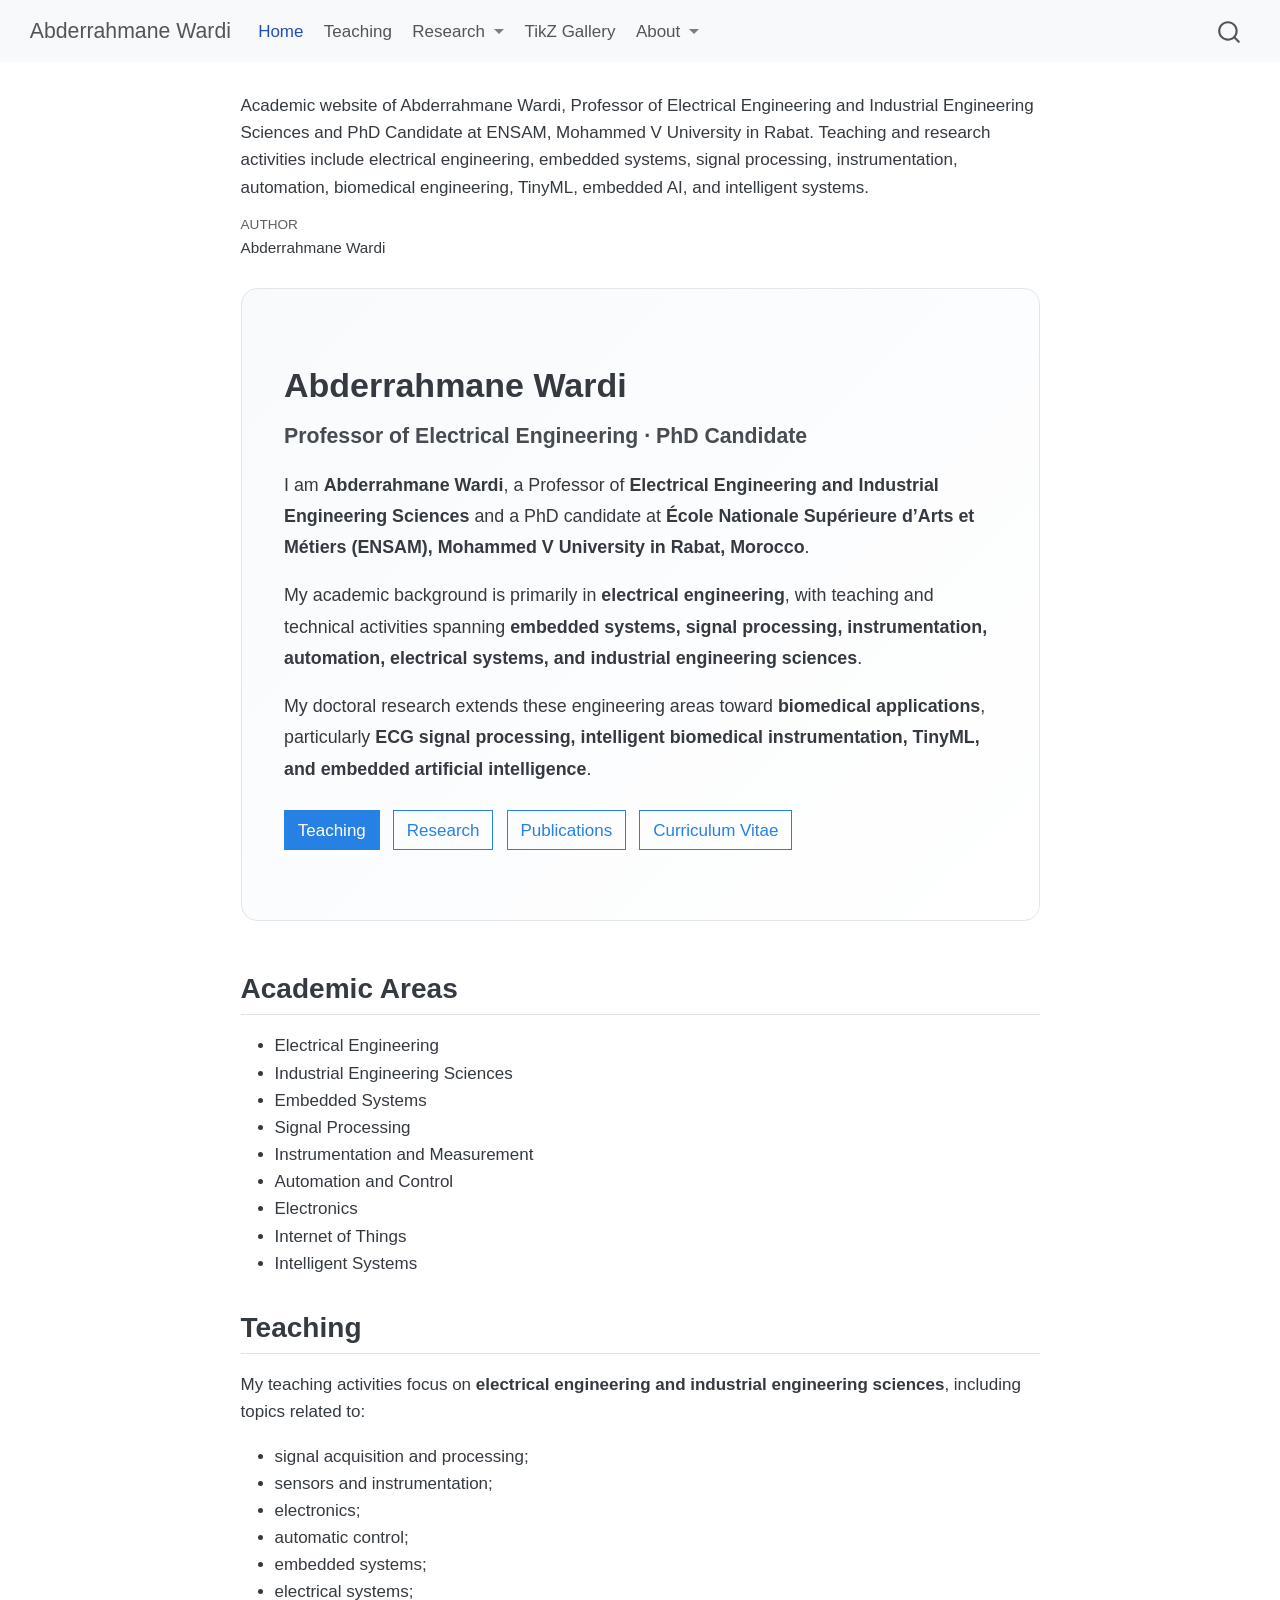
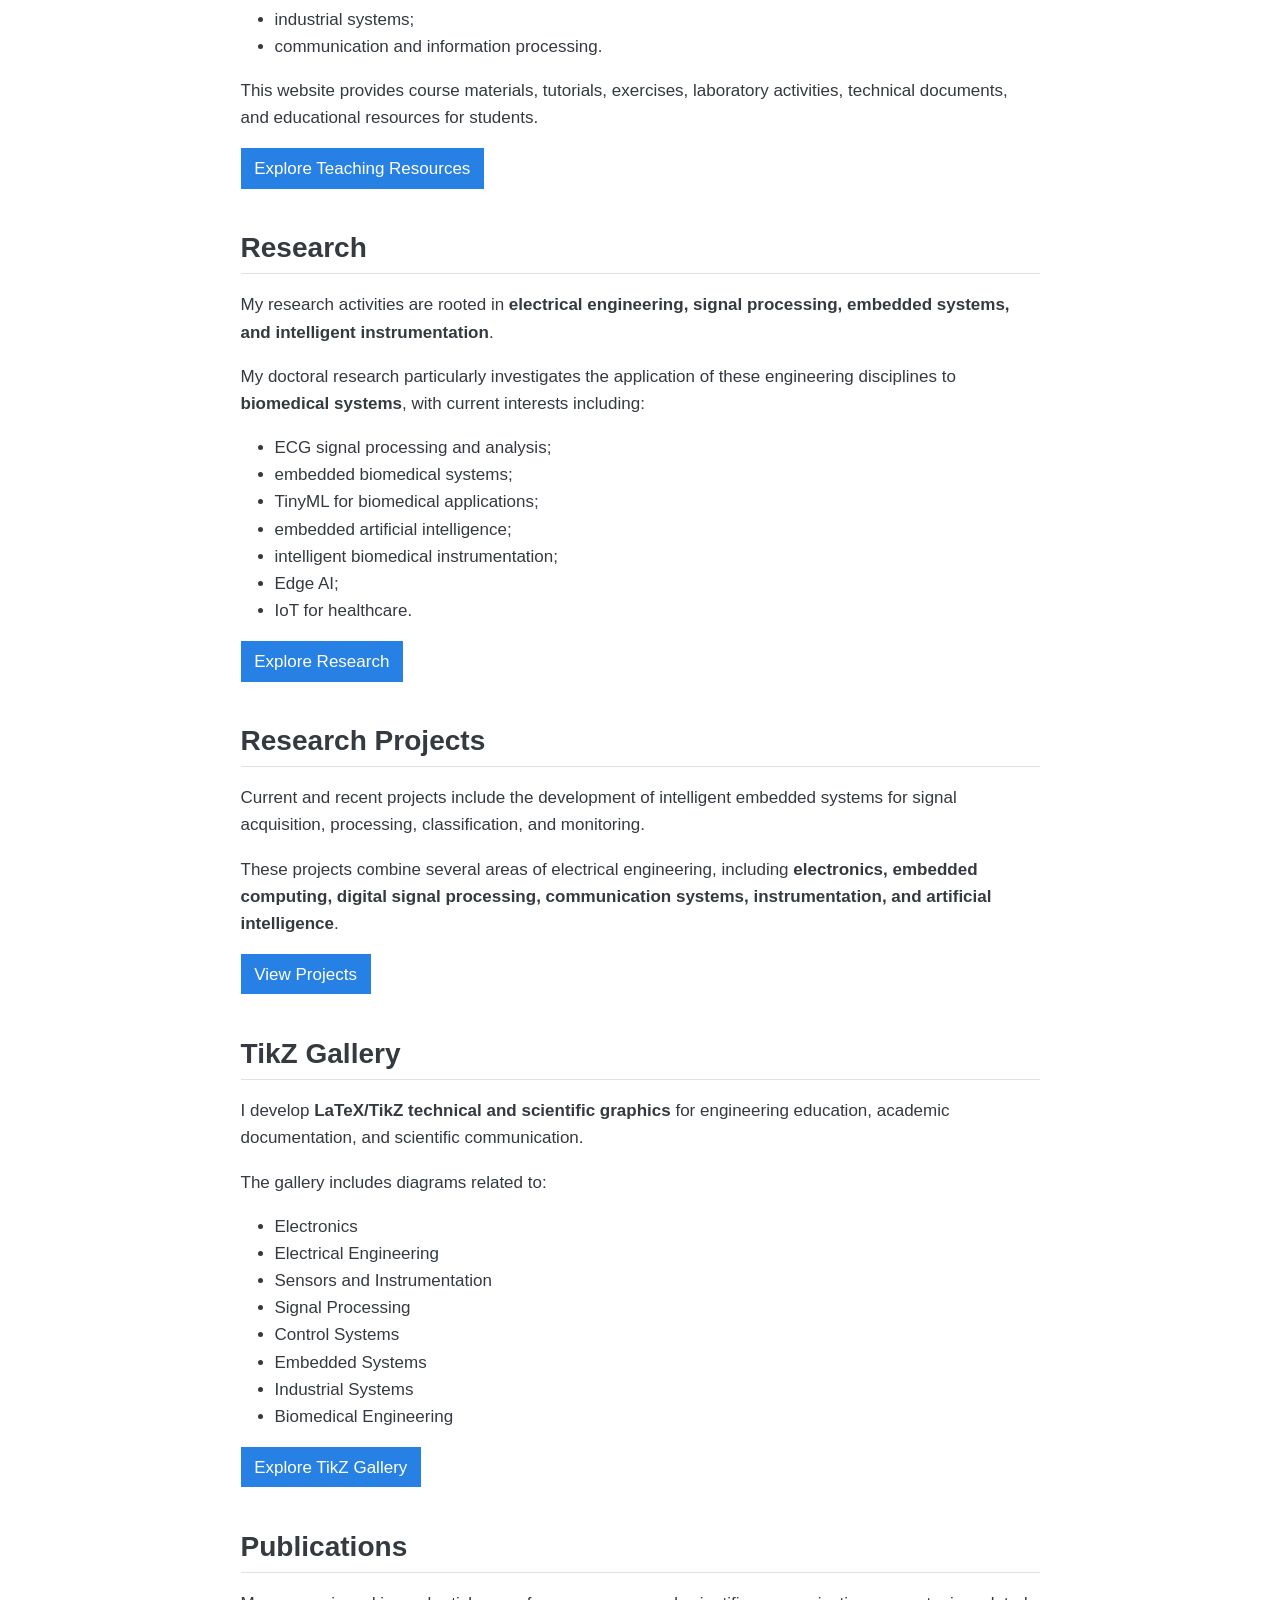
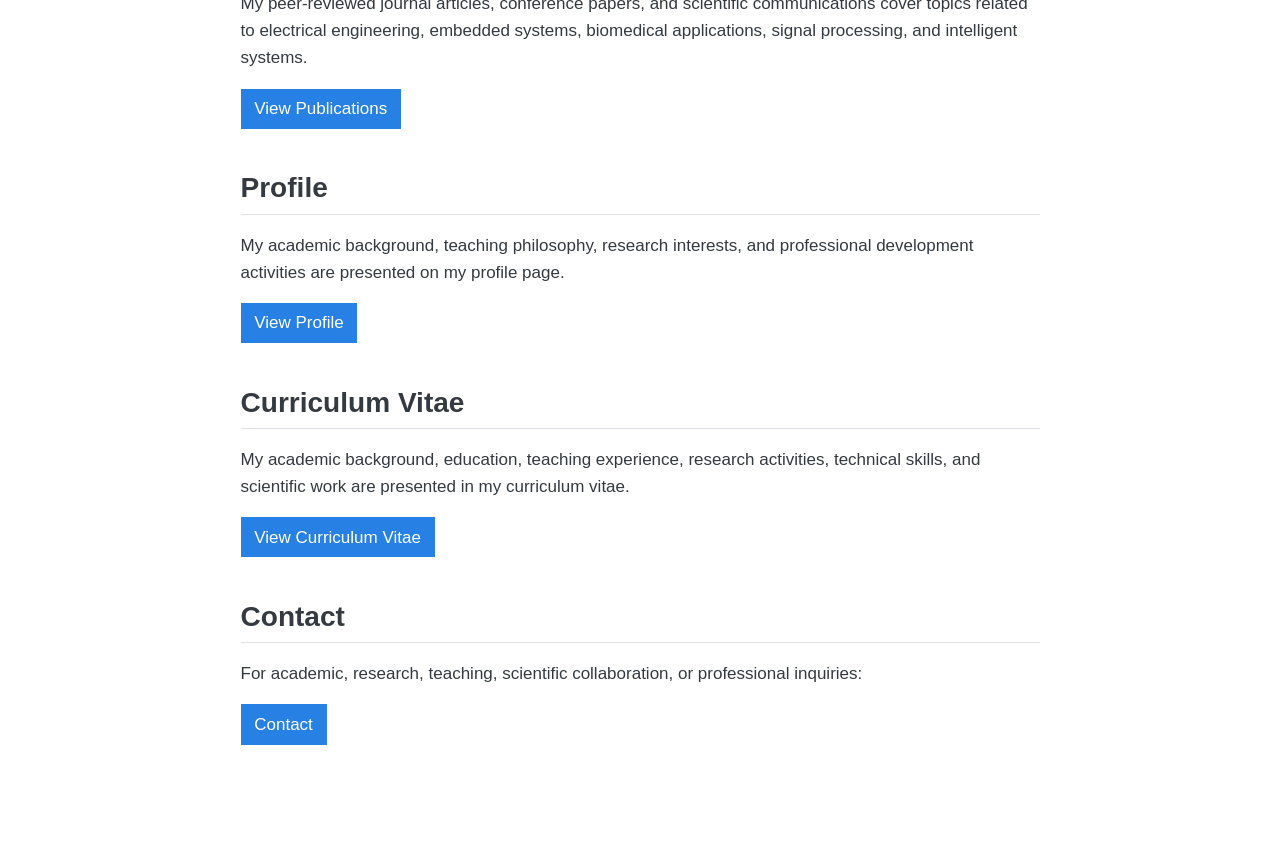
<file: index.html>
<!DOCTYPE html>
<html xmlns="http://www.w3.org/1999/xhtml" lang="en" xml:lang="en"><head>

<meta charset="utf-8">
<meta name="generator" content="quarto-1.10.18">

<meta name="viewport" content="width=device-width, initial-scale=1.0, user-scalable=yes">

<meta name="author" content="Abderrahmane Wardi">
<meta name="description" content="Academic website of Abderrahmane Wardi, Professor of Electrical Engineering and Industrial Engineering Sciences and PhD Candidate at ENSAM, Mohammed V University in Rabat. Teaching and research activities include electrical engineering, embedded systems, signal processing, instrumentation, automation, biomedical engineering, TinyML, embedded AI, and intelligent systems.">

<title>Abderrahmane Wardi | Electrical Engineering Professor &amp; PhD Candidate – Abderrahmane Wardi</title>
<style>
/* Default styles provided by pandoc.
** See https://pandoc.org/MANUAL.html#variables-for-html for config info.
*/
span.smallcaps{font-variant: small-caps;}
div.columns{display: flex; gap: 1.5em;}
div.column{flex: auto;}
@media screen {
div.columns{gap: min(4vw, 1.5em);}
div.column{overflow-x: auto;}
}
div.hanging-indent{margin-left: 1.5em; text-indent: -1.5em;}
ul.task-list{list-style: none;}
ul.task-list li input[type="checkbox"] {
  width: 0.8em;
  margin: 0 0.8em 0.2em -1em; /* quarto-specific, see https://github.com/quarto-dev/quarto-cli/issues/4556 */ 
  vertical-align: middle;
}
</style>


<script src="site_libs/quarto-nav/quarto-nav.js"></script>
<script src="site_libs/quarto-nav/headroom.min.js"></script>
<script src="site_libs/clipboard/clipboard.min.js"></script>
<script src="site_libs/quarto-search/autocomplete.umd.js"></script>
<script src="site_libs/quarto-search/fuse.min.js"></script>
<script src="site_libs/quarto-search/quarto-search.js"></script>
<meta name="quarto:offset" content="./">
<script src="site_libs/quarto-html/quarto.js" type="module"></script>
<script src="site_libs/quarto-html/tabsets/tabsets.js" type="module"></script>
<script src="site_libs/quarto-html/popper.min.js"></script>
<script src="site_libs/quarto-html/tippy.umd.min.js"></script>
<script src="site_libs/quarto-html/anchor.min.js"></script>
<link href="site_libs/quarto-html/tippy.css" rel="stylesheet">
<link href="site_libs/quarto-html/quarto-syntax-highlighting-64a204ab8560d761af7679ceaba22944.css" rel="stylesheet" id="quarto-text-highlighting-styles">
<script src="site_libs/bootstrap/bootstrap.min.js"></script>
<link href="site_libs/bootstrap/bootstrap-icons.css" rel="stylesheet">
<link href="site_libs/bootstrap/bootstrap-172ba59bd5e0b52282274ba0c0cc16fc.min.css" rel="stylesheet" append-hash="true" id="quarto-bootstrap" data-mode="light">
<script id="quarto-search-options" type="application/json">{
  "location": "navbar",
  "copy-button": false,
  "collapse-after": 3,
  "panel-placement": "end",
  "type": "overlay",
  "limit": 50,
  "keyboard-shortcut": [
    "f",
    "/",
    "s"
  ],
  "show-item-context": false,
  "language": {
    "search-no-results-text": "No results",
    "search-matching-documents-text": "matching documents",
    "search-copy-link-title": "Copy link to search",
    "search-hide-matches-text": "Hide additional matches",
    "search-more-match-text": "more match in this document",
    "search-more-matches-text": "more matches in this document",
    "search-clear-button-title": "Clear",
    "search-text-placeholder": "",
    "search-detached-cancel-button-title": "Cancel",
    "search-submit-button-title": "Submit",
    "search-label": "Search"
  }
}</script>
<style>html{ scroll-behavior: smooth; }</style>


<link rel="stylesheet" href="styles.css">
</head>

<body class="nav-fixed fullcontent quarto-light">

<div id="quarto-search-results"></div>
  <header id="quarto-header" class="headroom fixed-top">
    <nav class="navbar navbar-expand-lg " data-bs-theme="dark">
      <div class="navbar-container container-fluid">
      <div class="navbar-brand-container mx-auto">
    <a class="navbar-brand" href="./index.html">
    <span class="navbar-title">Abderrahmane Wardi</span>
    </a>
  </div>
            <div id="quarto-search" class="" title="Search"></div>
          <button class="navbar-toggler" type="button" data-bs-toggle="collapse" data-bs-target="#navbarCollapse" aria-controls="navbarCollapse" role="menu" aria-expanded="false" aria-label="Toggle navigation" onclick="if (window.quartoToggleHeadroom) { window.quartoToggleHeadroom(); }">
  <span class="navbar-toggler-icon"></span>
</button>
          <div class="collapse navbar-collapse" id="navbarCollapse">
            <ul class="navbar-nav navbar-nav-scroll me-auto">
  <li class="nav-item">
    <a class="nav-link active" href="./index.html" aria-current="page"> 
<span class="menu-text">Home</span></a>
  </li>  
  <li class="nav-item">
    <a class="nav-link" href="./teaching.html"> 
<span class="menu-text">Teaching</span></a>
  </li>  
  <li class="nav-item dropdown ">
    <a class="nav-link dropdown-toggle" href="#" id="nav-menu-research" role="link" data-bs-toggle="dropdown" aria-expanded="false">
 <span class="menu-text">Research</span>
    </a>
    <ul class="dropdown-menu" aria-labelledby="nav-menu-research">    
        <li>
    <a class="dropdown-item" href="./research.html">
 <span class="dropdown-text">Research</span></a>
  </li>  
        <li>
    <a class="dropdown-item" href="./publications.html">
 <span class="dropdown-text">Publications</span></a>
  </li>  
        <li>
    <a class="dropdown-item" href="./presentations.html">
 <span class="dropdown-text">Presentations</span></a>
  </li>  
        <li>
    <a class="dropdown-item" href="./projects.html">
 <span class="dropdown-text">Projects</span></a>
  </li>  
    </ul>
  </li>
  <li class="nav-item">
    <a class="nav-link" href="./tikz.html"> 
<span class="menu-text">TikZ Gallery</span></a>
  </li>  
  <li class="nav-item dropdown ">
    <a class="nav-link dropdown-toggle" href="#" id="nav-menu-about" role="link" data-bs-toggle="dropdown" aria-expanded="false">
 <span class="menu-text">About</span>
    </a>
    <ul class="dropdown-menu" aria-labelledby="nav-menu-about">    
        <li>
    <a class="dropdown-item" href="./about.html">
 <span class="dropdown-text">Profile</span></a>
  </li>  
        <li>
    <a class="dropdown-item" href="./cv.html">
 <span class="dropdown-text">CV</span></a>
  </li>  
        <li>
    <a class="dropdown-item" href="./contact.html">
 <span class="dropdown-text">Contact</span></a>
  </li>  
    </ul>
  </li>
</ul>
          </div> <!-- /navcollapse -->
            <div class="quarto-navbar-tools">
</div>
      </div> <!-- /container-fluid -->
    </nav>
</header>
<!-- content -->
<div id="quarto-content" class="quarto-container page-columns page-rows-contents page-layout-article page-navbar">
<!-- sidebar -->
<!-- margin-sidebar -->
    
<!-- main -->
<main class="content" id="quarto-document-content">

<header id="title-block-header" class="quarto-title-block default">
<div class="quarto-title">
</div>

<div>
  <div class="description">
    Academic website of Abderrahmane Wardi, Professor of Electrical Engineering and Industrial Engineering Sciences and PhD Candidate at ENSAM, Mohammed V University in Rabat. Teaching and research activities include electrical engineering, embedded systems, signal processing, instrumentation, automation, biomedical engineering, TinyML, embedded AI, and intelligent systems.
  </div>
</div>


<div class="quarto-title-meta">

    <div>
    <div class="quarto-title-meta-heading">Author</div>
    <div class="quarto-title-meta-contents">
             <p>Abderrahmane Wardi </p>
          </div>
  </div>
    
  
    
  </div>
  


</header>


<section id="abderrahmane-wardi" class="level1 home-hero">
<h1>Abderrahmane Wardi</h1>
<section id="professor-of-electrical-engineering-phd-candidate" class="level3">
<h3 class="anchored" data-anchor-id="professor-of-electrical-engineering-phd-candidate">Professor of Electrical Engineering · PhD Candidate</h3>
<p>I am <strong>Abderrahmane Wardi</strong>, a Professor of <strong>Electrical Engineering and Industrial Engineering Sciences</strong> and a PhD candidate at <strong>École Nationale Supérieure d’Arts et Métiers (ENSAM), Mohammed V University in Rabat, Morocco</strong>.</p>
<p>My academic background is primarily in <strong>electrical engineering</strong>, with teaching and technical activities spanning <strong>embedded systems, signal processing, instrumentation, automation, electrical systems, and industrial engineering sciences</strong>.</p>
<p>My doctoral research extends these engineering areas toward <strong>biomedical applications</strong>, particularly <strong>ECG signal processing, intelligent biomedical instrumentation, TinyML, and embedded artificial intelligence</strong>.</p>
<div class="hero-buttons">
<p><a href="./teaching.html" class="btn btn-primary">Teaching</a> <a href="./research.html" class="btn btn-outline-primary">Research</a> <a href="./publications.html" class="btn btn-outline-primary">Publications</a> <a href="./cv.html" class="btn btn-outline-primary">Curriculum Vitae</a></p>
</div>
</section>
</section>
<section id="academic-areas" class="level2">
<h2 class="anchored" data-anchor-id="academic-areas">Academic Areas</h2>
<ul>
<li>Electrical Engineering</li>
<li>Industrial Engineering Sciences</li>
<li>Embedded Systems</li>
<li>Signal Processing</li>
<li>Instrumentation and Measurement</li>
<li>Automation and Control</li>
<li>Electronics</li>
<li>Internet of Things</li>
<li>Intelligent Systems</li>
</ul>
</section>
<section id="teaching" class="level2">
<h2 class="anchored" data-anchor-id="teaching">Teaching</h2>
<p>My teaching activities focus on <strong>electrical engineering and industrial engineering sciences</strong>, including topics related to:</p>
<ul>
<li>signal acquisition and processing;</li>
<li>sensors and instrumentation;</li>
<li>electronics;</li>
<li>automatic control;</li>
<li>embedded systems;</li>
<li>electrical systems;</li>
<li>industrial systems;</li>
<li>communication and information processing.</li>
</ul>
<p>This website provides course materials, tutorials, exercises, laboratory activities, technical documents, and educational resources for students.</p>
<p><a href="./teaching.html" class="btn btn-primary">Explore Teaching Resources</a></p>
</section>
<section id="research" class="level2">
<h2 class="anchored" data-anchor-id="research">Research</h2>
<p>My research activities are rooted in <strong>electrical engineering, signal processing, embedded systems, and intelligent instrumentation</strong>.</p>
<p>My doctoral research particularly investigates the application of these engineering disciplines to <strong>biomedical systems</strong>, with current interests including:</p>
<ul>
<li>ECG signal processing and analysis;</li>
<li>embedded biomedical systems;</li>
<li>TinyML for biomedical applications;</li>
<li>embedded artificial intelligence;</li>
<li>intelligent biomedical instrumentation;</li>
<li>Edge AI;</li>
<li>IoT for healthcare.</li>
</ul>
<p><a href="./research.html" class="btn btn-primary">Explore Research</a></p>
</section>
<section id="research-projects" class="level2">
<h2 class="anchored" data-anchor-id="research-projects">Research Projects</h2>
<p>Current and recent projects include the development of intelligent embedded systems for signal acquisition, processing, classification, and monitoring.</p>
<p>These projects combine several areas of electrical engineering, including <strong>electronics, embedded computing, digital signal processing, communication systems, instrumentation, and artificial intelligence</strong>.</p>
<p><a href="./projects.html" class="btn btn-primary">View Projects</a></p>
</section>
<section id="tikz-gallery" class="level2">
<h2 class="anchored" data-anchor-id="tikz-gallery">TikZ Gallery</h2>
<p>I develop <strong>LaTeX/TikZ technical and scientific graphics</strong> for engineering education, academic documentation, and scientific communication.</p>
<p>The gallery includes diagrams related to:</p>
<ul>
<li>Electronics</li>
<li>Electrical Engineering</li>
<li>Sensors and Instrumentation</li>
<li>Signal Processing</li>
<li>Control Systems</li>
<li>Embedded Systems</li>
<li>Industrial Systems</li>
<li>Biomedical Engineering</li>
</ul>
<p><a href="./tikz.html" class="btn btn-primary">Explore TikZ Gallery</a></p>
</section>
<section id="publications" class="level2">
<h2 class="anchored" data-anchor-id="publications">Publications</h2>
<p>My peer-reviewed journal articles, conference papers, and scientific communications cover topics related to electrical engineering, embedded systems, biomedical applications, signal processing, and intelligent systems.</p>
<p><a href="./publications.html" class="btn btn-primary">View Publications</a></p>
</section>
<section id="profile" class="level2">
<h2 class="anchored" data-anchor-id="profile">Profile</h2>
<p>My academic background, teaching philosophy, research interests, and professional development activities are presented on my profile page.</p>
<p><a href="./about.html" class="btn btn-primary">View Profile</a></p>
</section>
<section id="curriculum-vitae" class="level2">
<h2 class="anchored" data-anchor-id="curriculum-vitae">Curriculum Vitae</h2>
<p>My academic background, education, teaching experience, research activities, technical skills, and scientific work are presented in my curriculum vitae.</p>
<p><a href="./cv.html" class="btn btn-primary">View Curriculum Vitae</a></p>
</section>
<section id="contact" class="level2">
<h2 class="anchored" data-anchor-id="contact">Contact</h2>
<p>For academic, research, teaching, scientific collaboration, or professional inquiries:</p>
<p><a href="./contact.html" class="btn btn-primary">Contact</a></p>


</section>

</main> <!-- /main -->
<script id="quarto-html-after-body" type="application/javascript">
  window.document.addEventListener("DOMContentLoaded", function (event) {
    const icon = "";
    const anchorJS = new window.AnchorJS();
    anchorJS.options = {
      placement: 'right',
      icon: icon
    };
    anchorJS.add('.anchored');
    const isCodeAnnotation = (el) => {
      for (const clz of el.classList) {
        if (clz.startsWith('code-annotation-')) {                     
          return true;
        }
      }
      return false;
    }
    const onCopySuccess = function(e) {
      // button target
      const button = e.trigger;
      // don't keep focus
      button.blur();
      // flash "checked"
      button.classList.add('code-copy-button-checked');
      var currentTitle = button.getAttribute("title");
      button.setAttribute("title", "Copied!");
      let tooltip;
      if (window.bootstrap) {
        button.setAttribute("data-bs-toggle", "tooltip");
        button.setAttribute("data-bs-placement", "left");
        button.setAttribute("data-bs-title", "Copied!");
        tooltip = new bootstrap.Tooltip(button, 
          { trigger: "manual", 
            customClass: "code-copy-button-tooltip",
            offset: [0, -8]});
        tooltip.show();    
      }
      setTimeout(function() {
        if (tooltip) {
          tooltip.hide();
          button.removeAttribute("data-bs-title");
          button.removeAttribute("data-bs-toggle");
          button.removeAttribute("data-bs-placement");
        }
        button.setAttribute("title", currentTitle);
        button.classList.remove('code-copy-button-checked');
      }, 1000);
      // clear code selection
      e.clearSelection();
    }
    const getTextToCopy = function(trigger) {
      const outerScaffold = trigger.parentElement.cloneNode(true);
      const codeEl = outerScaffold.querySelector('code');
      for (const childEl of codeEl.children) {
        if (isCodeAnnotation(childEl)) {
          childEl.remove();
        }
      }
      return codeEl.innerText;
    }
    const clipboard = new window.ClipboardJS('.code-copy-button:not([data-in-quarto-modal])', {
      text: getTextToCopy
    });
    clipboard.on('success', onCopySuccess);
    if (window.document.getElementById('quarto-embedded-source-code-modal')) {
      const clipboardModal = new window.ClipboardJS('.code-copy-button[data-in-quarto-modal]', {
        text: getTextToCopy,
        container: window.document.getElementById('quarto-embedded-source-code-modal')
      });
      clipboardModal.on('success', onCopySuccess);
    }
      var localhostRegex = new RegExp(/^(?:http|https):\/\/localhost\:?[0-9]*\//);
      var mailtoRegex = new RegExp(/^mailto:/);
        var filterRegex = new RegExp("https:\/\/abderrahmanewardi\.github\.io");
      var isInternal = (href) => {
          return filterRegex.test(href) || localhostRegex.test(href) || mailtoRegex.test(href);
      }
      // Inspect non-navigation links and adorn them if external
     var links = window.document.querySelectorAll('a[href]:not(.nav-link):not(.navbar-brand):not(.toc-action):not(.sidebar-link):not(.sidebar-item-toggle):not(.pagination-link):not(.no-external):not([aria-hidden]):not(.dropdown-item):not(.quarto-navigation-tool):not(.about-link)');
      for (var i=0; i<links.length; i++) {
        const link = links[i];
        if (!isInternal(link.href)) {
          // undo the damage that might have been done by quarto-nav.js in the case of
          // links that we want to consider external
          if (link.dataset.originalHref !== undefined) {
            link.href = link.dataset.originalHref;
          }
            // target, if specified
            link.setAttribute("target", "_blank");
            if (link.getAttribute("rel") === null) {
              link.setAttribute("rel", "noopener");
            }
        }
      }
    function tippyHover(el, contentFn, onTriggerFn, onUntriggerFn) {
      const config = {
        allowHTML: true,
        maxWidth: 500,
        delay: 100,
        arrow: false,
        appendTo: function(el) {
            return el.parentElement;
        },
        interactive: true,
        interactiveBorder: 10,
        theme: 'quarto',
        placement: 'bottom-start',
      };
      if (contentFn) {
        config.content = contentFn;
      }
      if (onTriggerFn) {
        config.onTrigger = onTriggerFn;
      }
      if (onUntriggerFn) {
        config.onUntrigger = onUntriggerFn;
      }
      window.tippy(el, config); 
    }
    const noterefs = window.document.querySelectorAll('a[role="doc-noteref"]');
    for (var i=0; i<noterefs.length; i++) {
      const ref = noterefs[i];
      tippyHover(ref, function() {
        // use id or data attribute instead here
        let href = ref.getAttribute('data-footnote-href') || ref.getAttribute('href');
        try { href = new URL(href).hash; } catch {}
        const id = href.replace(/^#\/?/, "");
        const note = window.document.getElementById(id);
        if (note) {
          return note.innerHTML;
        } else {
          return "";
        }
      });
    }
    const xrefs = window.document.querySelectorAll('a.quarto-xref');
    const processXRef = (id, note) => {
      // Strip column container classes
      const stripColumnClz = (el) => {
        el.classList.remove("page-full", "page-columns");
        if (el.children) {
          for (const child of el.children) {
            stripColumnClz(child);
          }
        }
      }
      stripColumnClz(note)
      if (id === null || id.startsWith('sec-')) {
        // Special case sections, only their first couple elements
        const container = document.createElement("div");
        if (note.children && note.children.length > 2) {
          container.appendChild(note.children[0].cloneNode(true));
          for (let i = 1; i < note.children.length; i++) {
            const child = note.children[i];
            if (child.tagName === "P" && child.innerText === "") {
              continue;
            } else {
              container.appendChild(child.cloneNode(true));
              break;
            }
          }
          if (window.Quarto?.typesetMath) {
            window.Quarto.typesetMath(container);
          }
          return container.innerHTML
        } else {
          if (window.Quarto?.typesetMath) {
            window.Quarto.typesetMath(note);
          }
          return note.innerHTML;
        }
      } else {
        // Remove any anchor links if they are present
        const anchorLink = note.querySelector('a.anchorjs-link');
        if (anchorLink) {
          anchorLink.remove();
        }
        if (window.Quarto?.typesetMath) {
          window.Quarto.typesetMath(note);
        }
        if (note.classList.contains("callout")) {
          return note.outerHTML;
        } else {
          return note.innerHTML;
        }
      }
    }
    for (var i=0; i<xrefs.length; i++) {
      const xref = xrefs[i];
      tippyHover(xref, undefined, function(instance) {
        instance.disable();
        let url = xref.getAttribute('href');
        let hash = undefined; 
        if (url.startsWith('#')) {
          hash = url;
        } else {
          try { hash = new URL(url).hash; } catch {}
        }
        if (hash) {
          const id = hash.replace(/^#\/?/, "");
          const note = window.document.getElementById(id);
          if (note !== null) {
            try {
              const html = processXRef(id, note.cloneNode(true));
              instance.setContent(html);
            } finally {
              instance.enable();
              instance.show();
            }
          } else {
            // See if we can fetch this
            fetch(url.split('#')[0])
            .then(res => res.text())
            .then(html => {
              const parser = new DOMParser();
              const htmlDoc = parser.parseFromString(html, "text/html");
              const note = htmlDoc.getElementById(id);
              if (note !== null) {
                const html = processXRef(id, note);
                instance.setContent(html);
              } 
            }).finally(() => {
              instance.enable();
              instance.show();
            });
          }
        } else {
          // See if we can fetch a full url (with no hash to target)
          // This is a special case and we should probably do some content thinning / targeting
          fetch(url)
          .then(res => res.text())
          .then(html => {
            const parser = new DOMParser();
            const htmlDoc = parser.parseFromString(html, "text/html");
            const note = htmlDoc.querySelector('main.content');
            if (note !== null) {
              // This should only happen for chapter cross references
              // (since there is no id in the URL)
              // remove the first header
              if (note.children.length > 0 && note.children[0].tagName === "HEADER") {
                note.children[0].remove();
              }
              const html = processXRef(null, note);
              instance.setContent(html);
            } 
          }).finally(() => {
            instance.enable();
            instance.show();
          });
        }
      }, function(instance) {
      });
    }
        let selectedAnnoteEl;
        const selectorForAnnotation = ( cell, annotation) => {
          let cellAttr = 'data-code-cell="' + cell + '"';
          let lineAttr = 'data-code-annotation="' +  annotation + '"';
          const selector = 'span[' + cellAttr + '][' + lineAttr + ']';
          return selector;
        }
        const selectCodeLines = (annoteEl) => {
          const doc = window.document;
          const targetCell = annoteEl.getAttribute("data-target-cell");
          const targetAnnotation = annoteEl.getAttribute("data-target-annotation");
          const annoteSpan = window.document.querySelector(selectorForAnnotation(targetCell, targetAnnotation));
          const lines = annoteSpan.getAttribute("data-code-lines").split(",");
          const lineIds = lines.map((line) => {
            return targetCell + "-" + line;
          })
          let top = null;
          let height = null;
          let parent = null;
          if (lineIds.length > 0) {
              //compute the position of the single el (top and bottom and make a div)
              const el = window.document.getElementById(lineIds[0]);
              top = el.offsetTop;
              height = el.offsetHeight;
              parent = el.parentElement.parentElement;
            if (lineIds.length > 1) {
              const lastEl = window.document.getElementById(lineIds[lineIds.length - 1]);
              const bottom = lastEl.offsetTop + lastEl.offsetHeight;
              height = bottom - top;
            }
            if (top !== null && height !== null && parent !== null) {
              // cook up a div (if necessary) and position it 
              let div = window.document.getElementById("code-annotation-line-highlight");
              if (div === null) {
                div = window.document.createElement("div");
                div.setAttribute("id", "code-annotation-line-highlight");
                div.style.position = 'absolute';
                parent.appendChild(div);
              }
              div.style.top = top - 2 + "px";
              div.style.height = height + 4 + "px";
              div.style.left = 0;
              let gutterDiv = window.document.getElementById("code-annotation-line-highlight-gutter");
              if (gutterDiv === null) {
                gutterDiv = window.document.createElement("div");
                gutterDiv.setAttribute("id", "code-annotation-line-highlight-gutter");
                gutterDiv.style.position = 'absolute';
                const codeCell = window.document.getElementById(targetCell);
                const gutter = codeCell.querySelector('.code-annotation-gutter');
                gutter.appendChild(gutterDiv);
              }
              gutterDiv.style.top = top - 2 + "px";
              gutterDiv.style.height = height + 4 + "px";
            }
            selectedAnnoteEl = annoteEl;
          }
        };
        const unselectCodeLines = () => {
          const elementsIds = ["code-annotation-line-highlight", "code-annotation-line-highlight-gutter"];
          elementsIds.forEach((elId) => {
            const div = window.document.getElementById(elId);
            if (div) {
              div.remove();
            }
          });
          selectedAnnoteEl = undefined;
        };
          // Handle positioning of the toggle
      window.addEventListener(
        "resize",
        throttle(() => {
          elRect = undefined;
          if (selectedAnnoteEl) {
            selectCodeLines(selectedAnnoteEl);
          }
        }, 10)
      );
      function throttle(fn, ms) {
      let throttle = false;
      let timer;
        return (...args) => {
          if(!throttle) { // first call gets through
              fn.apply(this, args);
              throttle = true;
          } else { // all the others get throttled
              if(timer) clearTimeout(timer); // cancel #2
              timer = setTimeout(() => {
                fn.apply(this, args);
                timer = throttle = false;
              }, ms);
          }
        };
      }
        // Attach click handler to the DT
        const annoteDls = window.document.querySelectorAll('dt[data-target-cell]');
        for (const annoteDlNode of annoteDls) {
          annoteDlNode.addEventListener('click', (event) => {
            const clickedEl = event.target;
            if (clickedEl !== selectedAnnoteEl) {
              unselectCodeLines();
              const activeEl = window.document.querySelector('dt[data-target-cell].code-annotation-active');
              if (activeEl) {
                activeEl.classList.remove('code-annotation-active');
              }
              selectCodeLines(clickedEl);
              clickedEl.classList.add('code-annotation-active');
            } else {
              // Unselect the line
              unselectCodeLines();
              clickedEl.classList.remove('code-annotation-active');
            }
          });
        }
    const findCites = (el) => {
      const parentEl = el.parentElement;
      if (parentEl) {
        const cites = parentEl.dataset.cites;
        if (cites) {
          return {
            el,
            cites: cites.split(' ')
          };
        } else {
          return findCites(el.parentElement)
        }
      } else {
        return undefined;
      }
    };
    var bibliorefs = window.document.querySelectorAll('a[role="doc-biblioref"]');
    for (var i=0; i<bibliorefs.length; i++) {
      const ref = bibliorefs[i];
      const citeInfo = findCites(ref);
      if (citeInfo) {
        tippyHover(citeInfo.el, function() {
          var popup = window.document.createElement('div');
          citeInfo.cites.forEach(function(cite) {
            var citeDiv = window.document.createElement('div');
            citeDiv.classList.add('hanging-indent');
            citeDiv.classList.add('csl-entry');
            var biblioDiv = window.document.getElementById('ref-' + cite);
            if (biblioDiv) {
              citeDiv.innerHTML = biblioDiv.innerHTML;
            }
            popup.appendChild(citeDiv);
          });
          return popup.innerHTML;
        });
      }
    }
  });
  </script>
</div> <!-- /content -->




<script src="site_libs/quarto-html/zenscroll-min.js"></script>
</body></html>
</file>
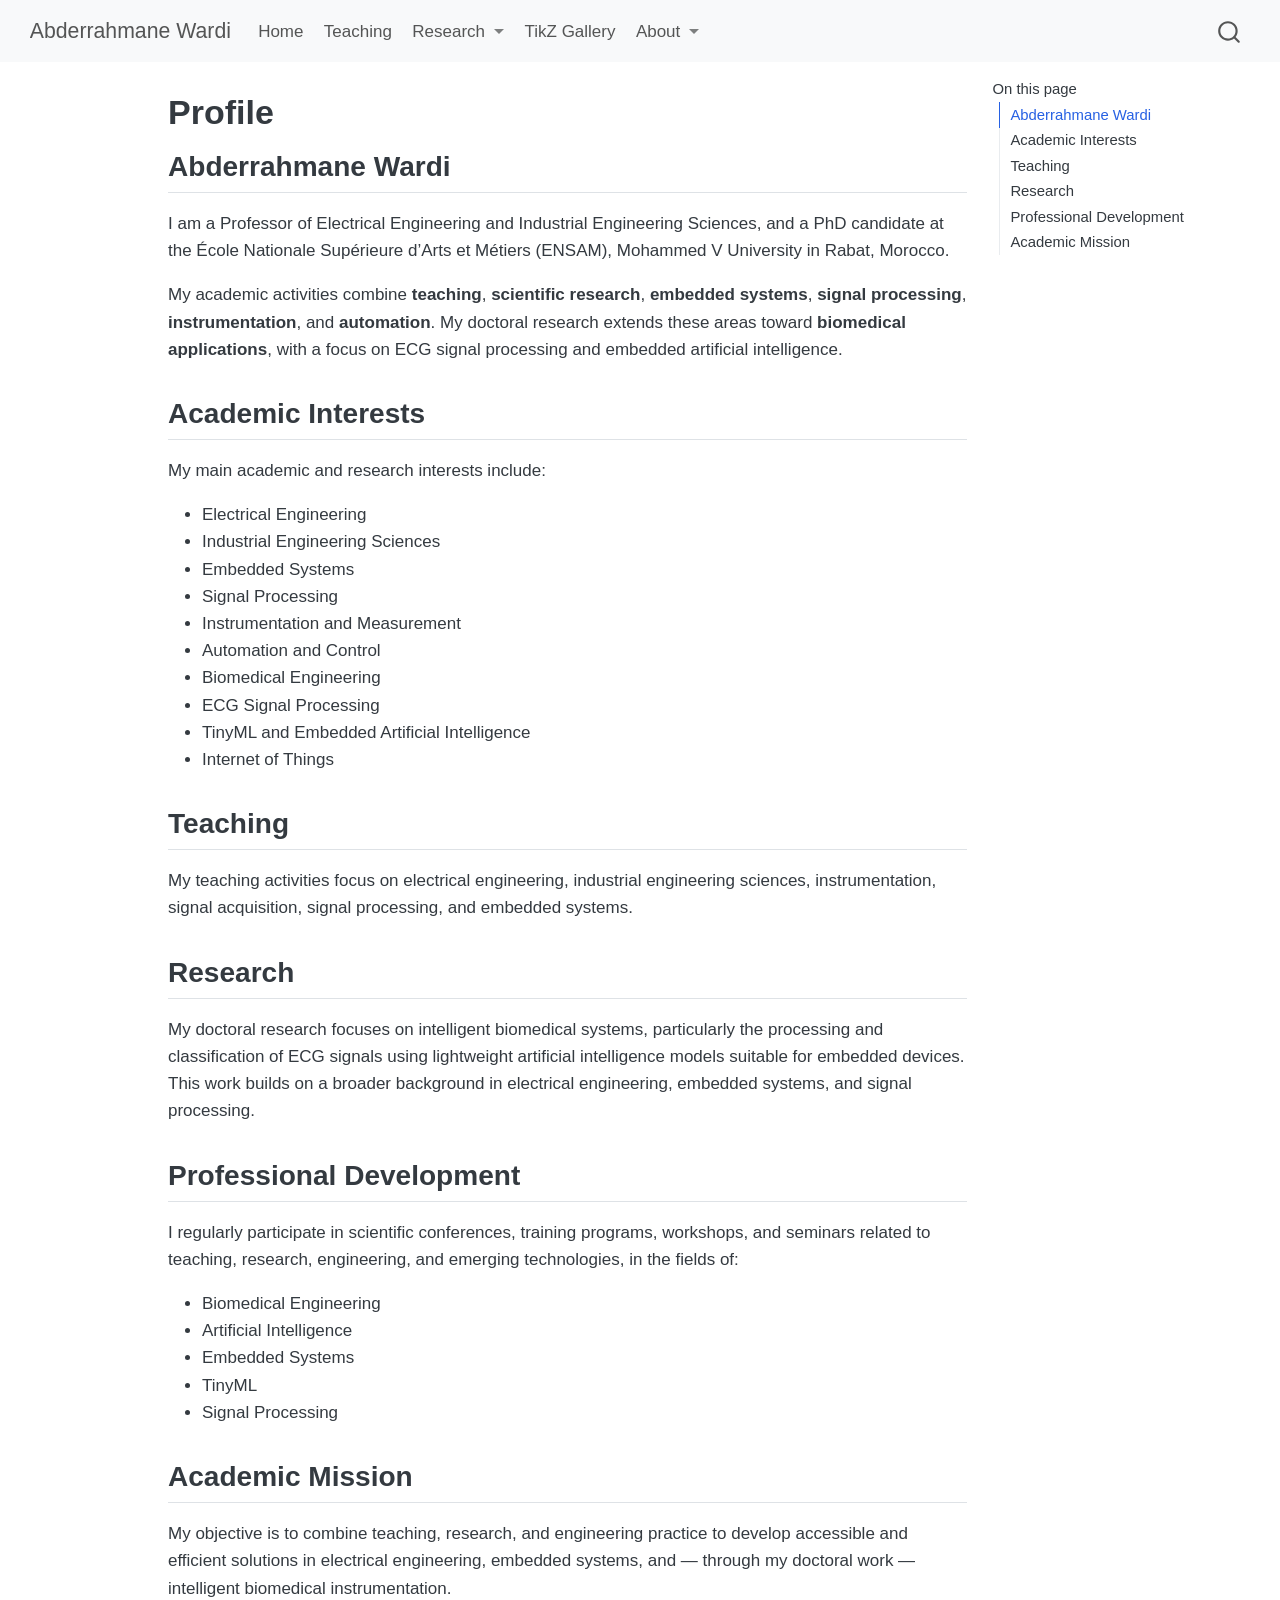
<file: about.html>
<!DOCTYPE html>
<html xmlns="http://www.w3.org/1999/xhtml" lang="en" xml:lang="en"><head>

<meta charset="utf-8">
<meta name="generator" content="quarto-1.10.18">

<meta name="viewport" content="width=device-width, initial-scale=1.0, user-scalable=yes">


<title>Profile – Abderrahmane Wardi</title>
<style>
/* Default styles provided by pandoc.
** See https://pandoc.org/MANUAL.html#variables-for-html for config info.
*/
span.smallcaps{font-variant: small-caps;}
div.columns{display: flex; gap: 1.5em;}
div.column{flex: auto;}
@media screen {
div.columns{gap: min(4vw, 1.5em);}
div.column{overflow-x: auto;}
}
div.hanging-indent{margin-left: 1.5em; text-indent: -1.5em;}
ul.task-list{list-style: none;}
ul.task-list li input[type="checkbox"] {
  width: 0.8em;
  margin: 0 0.8em 0.2em -1em; /* quarto-specific, see https://github.com/quarto-dev/quarto-cli/issues/4556 */ 
  vertical-align: middle;
}
</style>


<script src="site_libs/quarto-nav/quarto-nav.js"></script>
<script src="site_libs/quarto-nav/headroom.min.js"></script>
<script src="site_libs/clipboard/clipboard.min.js"></script>
<script src="site_libs/quarto-search/autocomplete.umd.js"></script>
<script src="site_libs/quarto-search/fuse.min.js"></script>
<script src="site_libs/quarto-search/quarto-search.js"></script>
<meta name="quarto:offset" content="./">
<script src="site_libs/quarto-html/quarto.js" type="module"></script>
<script src="site_libs/quarto-html/tabsets/tabsets.js" type="module"></script>
<script src="site_libs/quarto-html/popper.min.js"></script>
<script src="site_libs/quarto-html/tippy.umd.min.js"></script>
<script src="site_libs/quarto-html/anchor.min.js"></script>
<link href="site_libs/quarto-html/tippy.css" rel="stylesheet">
<link href="site_libs/quarto-html/quarto-syntax-highlighting-64a204ab8560d761af7679ceaba22944.css" rel="stylesheet" id="quarto-text-highlighting-styles">
<script src="site_libs/bootstrap/bootstrap.min.js"></script>
<link href="site_libs/bootstrap/bootstrap-icons.css" rel="stylesheet">
<link href="site_libs/bootstrap/bootstrap-172ba59bd5e0b52282274ba0c0cc16fc.min.css" rel="stylesheet" append-hash="true" id="quarto-bootstrap" data-mode="light">
<script id="quarto-search-options" type="application/json">{
  "location": "navbar",
  "copy-button": false,
  "collapse-after": 3,
  "panel-placement": "end",
  "type": "overlay",
  "limit": 50,
  "keyboard-shortcut": [
    "f",
    "/",
    "s"
  ],
  "show-item-context": false,
  "language": {
    "search-no-results-text": "No results",
    "search-matching-documents-text": "matching documents",
    "search-copy-link-title": "Copy link to search",
    "search-hide-matches-text": "Hide additional matches",
    "search-more-match-text": "more match in this document",
    "search-more-matches-text": "more matches in this document",
    "search-clear-button-title": "Clear",
    "search-text-placeholder": "",
    "search-detached-cancel-button-title": "Cancel",
    "search-submit-button-title": "Submit",
    "search-label": "Search"
  }
}</script>
<style>html{ scroll-behavior: smooth; }</style>


<link rel="stylesheet" href="styles.css">
</head>

<body class="nav-fixed quarto-light">

<div id="quarto-search-results"></div>
  <header id="quarto-header" class="headroom fixed-top">
    <nav class="navbar navbar-expand-lg " data-bs-theme="dark">
      <div class="navbar-container container-fluid">
      <div class="navbar-brand-container mx-auto">
    <a class="navbar-brand" href="./index.html">
    <span class="navbar-title">Abderrahmane Wardi</span>
    </a>
  </div>
            <div id="quarto-search" class="" title="Search"></div>
          <button class="navbar-toggler" type="button" data-bs-toggle="collapse" data-bs-target="#navbarCollapse" aria-controls="navbarCollapse" role="menu" aria-expanded="false" aria-label="Toggle navigation" onclick="if (window.quartoToggleHeadroom) { window.quartoToggleHeadroom(); }">
  <span class="navbar-toggler-icon"></span>
</button>
          <div class="collapse navbar-collapse" id="navbarCollapse">
            <ul class="navbar-nav navbar-nav-scroll me-auto">
  <li class="nav-item">
    <a class="nav-link" href="./index.html"> 
<span class="menu-text">Home</span></a>
  </li>  
  <li class="nav-item">
    <a class="nav-link" href="./teaching.html"> 
<span class="menu-text">Teaching</span></a>
  </li>  
  <li class="nav-item dropdown ">
    <a class="nav-link dropdown-toggle" href="#" id="nav-menu-research" role="link" data-bs-toggle="dropdown" aria-expanded="false">
 <span class="menu-text">Research</span>
    </a>
    <ul class="dropdown-menu" aria-labelledby="nav-menu-research">    
        <li>
    <a class="dropdown-item" href="./research.html">
 <span class="dropdown-text">Research</span></a>
  </li>  
        <li>
    <a class="dropdown-item" href="./publications.html">
 <span class="dropdown-text">Publications</span></a>
  </li>  
        <li>
    <a class="dropdown-item" href="./presentations.html">
 <span class="dropdown-text">Presentations</span></a>
  </li>  
        <li>
    <a class="dropdown-item" href="./projects.html">
 <span class="dropdown-text">Projects</span></a>
  </li>  
    </ul>
  </li>
  <li class="nav-item">
    <a class="nav-link" href="./tikz.html"> 
<span class="menu-text">TikZ Gallery</span></a>
  </li>  
  <li class="nav-item dropdown ">
    <a class="nav-link dropdown-toggle" href="#" id="nav-menu-about" role="link" data-bs-toggle="dropdown" aria-expanded="false">
 <span class="menu-text">About</span>
    </a>
    <ul class="dropdown-menu" aria-labelledby="nav-menu-about">    
        <li>
    <a class="dropdown-item" href="./about.html">
 <span class="dropdown-text">Profile</span></a>
  </li>  
        <li>
    <a class="dropdown-item" href="./cv.html">
 <span class="dropdown-text">CV</span></a>
  </li>  
        <li>
    <a class="dropdown-item" href="./contact.html">
 <span class="dropdown-text">Contact</span></a>
  </li>  
    </ul>
  </li>
</ul>
          </div> <!-- /navcollapse -->
            <div class="quarto-navbar-tools">
</div>
      </div> <!-- /container-fluid -->
    </nav>
</header>
<!-- content -->
<div id="quarto-content" class="quarto-container page-columns page-rows-contents page-layout-article page-navbar">
<!-- sidebar -->
<!-- margin-sidebar -->
    <div id="quarto-margin-sidebar" class="sidebar margin-sidebar">
        <nav id="TOC" role="doc-toc" class="toc-active">
    <h2 id="toc-title">On this page</h2>
   
  <ul>
  <li><a href="#abderrahmane-wardi" id="toc-abderrahmane-wardi" class="nav-link active" data-scroll-target="#abderrahmane-wardi">Abderrahmane Wardi</a></li>
  <li><a href="#academic-interests" id="toc-academic-interests" class="nav-link" data-scroll-target="#academic-interests">Academic Interests</a></li>
  <li><a href="#teaching" id="toc-teaching" class="nav-link" data-scroll-target="#teaching">Teaching</a></li>
  <li><a href="#research" id="toc-research" class="nav-link" data-scroll-target="#research">Research</a></li>
  <li><a href="#professional-development" id="toc-professional-development" class="nav-link" data-scroll-target="#professional-development">Professional Development</a></li>
  <li><a href="#academic-mission" id="toc-academic-mission" class="nav-link" data-scroll-target="#academic-mission">Academic Mission</a></li>
  </ul>
</nav>
    </div>
<!-- main -->
<main class="content" id="quarto-document-content">

<header id="title-block-header" class="quarto-title-block default">
<div class="quarto-title">
<h1 class="title">Profile</h1>
</div>



<div class="quarto-title-meta">

    
  
    
  </div>
  


</header>


<section id="abderrahmane-wardi" class="level2">
<h2 class="anchored" data-anchor-id="abderrahmane-wardi">Abderrahmane Wardi</h2>
<p>I am a Professor of Electrical Engineering and Industrial Engineering Sciences, and a PhD candidate at the École Nationale Supérieure d’Arts et Métiers (ENSAM), Mohammed V University in Rabat, Morocco.</p>
<p>My academic activities combine <strong>teaching</strong>, <strong>scientific research</strong>, <strong>embedded systems</strong>, <strong>signal processing</strong>, <strong>instrumentation</strong>, and <strong>automation</strong>. My doctoral research extends these areas toward <strong>biomedical applications</strong>, with a focus on ECG signal processing and embedded artificial intelligence.</p>
</section>
<section id="academic-interests" class="level2">
<h2 class="anchored" data-anchor-id="academic-interests">Academic Interests</h2>
<p>My main academic and research interests include:</p>
<ul>
<li>Electrical Engineering</li>
<li>Industrial Engineering Sciences</li>
<li>Embedded Systems</li>
<li>Signal Processing</li>
<li>Instrumentation and Measurement</li>
<li>Automation and Control</li>
<li>Biomedical Engineering</li>
<li>ECG Signal Processing</li>
<li>TinyML and Embedded Artificial Intelligence</li>
<li>Internet of Things</li>
</ul>
</section>
<section id="teaching" class="level2">
<h2 class="anchored" data-anchor-id="teaching">Teaching</h2>
<p>My teaching activities focus on electrical engineering, industrial engineering sciences, instrumentation, signal acquisition, signal processing, and embedded systems.</p>
</section>
<section id="research" class="level2">
<h2 class="anchored" data-anchor-id="research">Research</h2>
<p>My doctoral research focuses on intelligent biomedical systems, particularly the processing and classification of ECG signals using lightweight artificial intelligence models suitable for embedded devices. This work builds on a broader background in electrical engineering, embedded systems, and signal processing.</p>
</section>
<section id="professional-development" class="level2">
<h2 class="anchored" data-anchor-id="professional-development">Professional Development</h2>
<p>I regularly participate in scientific conferences, training programs, workshops, and seminars related to teaching, research, engineering, and emerging technologies, in the fields of:</p>
<ul>
<li>Biomedical Engineering</li>
<li>Artificial Intelligence</li>
<li>Embedded Systems</li>
<li>TinyML</li>
<li>Signal Processing</li>
</ul>
</section>
<section id="academic-mission" class="level2">
<h2 class="anchored" data-anchor-id="academic-mission">Academic Mission</h2>
<p>My objective is to combine teaching, research, and engineering practice to develop accessible and efficient solutions in electrical engineering, embedded systems, and — through my doctoral work — intelligent biomedical instrumentation.</p>


</section>

</main> <!-- /main -->
<script id="quarto-html-after-body" type="application/javascript">
  window.document.addEventListener("DOMContentLoaded", function (event) {
    const icon = "";
    const anchorJS = new window.AnchorJS();
    anchorJS.options = {
      placement: 'right',
      icon: icon
    };
    anchorJS.add('.anchored');
    const isCodeAnnotation = (el) => {
      for (const clz of el.classList) {
        if (clz.startsWith('code-annotation-')) {                     
          return true;
        }
      }
      return false;
    }
    const onCopySuccess = function(e) {
      // button target
      const button = e.trigger;
      // don't keep focus
      button.blur();
      // flash "checked"
      button.classList.add('code-copy-button-checked');
      var currentTitle = button.getAttribute("title");
      button.setAttribute("title", "Copied!");
      let tooltip;
      if (window.bootstrap) {
        button.setAttribute("data-bs-toggle", "tooltip");
        button.setAttribute("data-bs-placement", "left");
        button.setAttribute("data-bs-title", "Copied!");
        tooltip = new bootstrap.Tooltip(button, 
          { trigger: "manual", 
            customClass: "code-copy-button-tooltip",
            offset: [0, -8]});
        tooltip.show();    
      }
      setTimeout(function() {
        if (tooltip) {
          tooltip.hide();
          button.removeAttribute("data-bs-title");
          button.removeAttribute("data-bs-toggle");
          button.removeAttribute("data-bs-placement");
        }
        button.setAttribute("title", currentTitle);
        button.classList.remove('code-copy-button-checked');
      }, 1000);
      // clear code selection
      e.clearSelection();
    }
    const getTextToCopy = function(trigger) {
      const outerScaffold = trigger.parentElement.cloneNode(true);
      const codeEl = outerScaffold.querySelector('code');
      for (const childEl of codeEl.children) {
        if (isCodeAnnotation(childEl)) {
          childEl.remove();
        }
      }
      return codeEl.innerText;
    }
    const clipboard = new window.ClipboardJS('.code-copy-button:not([data-in-quarto-modal])', {
      text: getTextToCopy
    });
    clipboard.on('success', onCopySuccess);
    if (window.document.getElementById('quarto-embedded-source-code-modal')) {
      const clipboardModal = new window.ClipboardJS('.code-copy-button[data-in-quarto-modal]', {
        text: getTextToCopy,
        container: window.document.getElementById('quarto-embedded-source-code-modal')
      });
      clipboardModal.on('success', onCopySuccess);
    }
      var localhostRegex = new RegExp(/^(?:http|https):\/\/localhost\:?[0-9]*\//);
      var mailtoRegex = new RegExp(/^mailto:/);
        var filterRegex = new RegExp("https:\/\/abderrahmanewardi\.github\.io");
      var isInternal = (href) => {
          return filterRegex.test(href) || localhostRegex.test(href) || mailtoRegex.test(href);
      }
      // Inspect non-navigation links and adorn them if external
     var links = window.document.querySelectorAll('a[href]:not(.nav-link):not(.navbar-brand):not(.toc-action):not(.sidebar-link):not(.sidebar-item-toggle):not(.pagination-link):not(.no-external):not([aria-hidden]):not(.dropdown-item):not(.quarto-navigation-tool):not(.about-link)');
      for (var i=0; i<links.length; i++) {
        const link = links[i];
        if (!isInternal(link.href)) {
          // undo the damage that might have been done by quarto-nav.js in the case of
          // links that we want to consider external
          if (link.dataset.originalHref !== undefined) {
            link.href = link.dataset.originalHref;
          }
            // target, if specified
            link.setAttribute("target", "_blank");
            if (link.getAttribute("rel") === null) {
              link.setAttribute("rel", "noopener");
            }
        }
      }
    function tippyHover(el, contentFn, onTriggerFn, onUntriggerFn) {
      const config = {
        allowHTML: true,
        maxWidth: 500,
        delay: 100,
        arrow: false,
        appendTo: function(el) {
            return el.parentElement;
        },
        interactive: true,
        interactiveBorder: 10,
        theme: 'quarto',
        placement: 'bottom-start',
      };
      if (contentFn) {
        config.content = contentFn;
      }
      if (onTriggerFn) {
        config.onTrigger = onTriggerFn;
      }
      if (onUntriggerFn) {
        config.onUntrigger = onUntriggerFn;
      }
      window.tippy(el, config); 
    }
    const noterefs = window.document.querySelectorAll('a[role="doc-noteref"]');
    for (var i=0; i<noterefs.length; i++) {
      const ref = noterefs[i];
      tippyHover(ref, function() {
        // use id or data attribute instead here
        let href = ref.getAttribute('data-footnote-href') || ref.getAttribute('href');
        try { href = new URL(href).hash; } catch {}
        const id = href.replace(/^#\/?/, "");
        const note = window.document.getElementById(id);
        if (note) {
          return note.innerHTML;
        } else {
          return "";
        }
      });
    }
    const xrefs = window.document.querySelectorAll('a.quarto-xref');
    const processXRef = (id, note) => {
      // Strip column container classes
      const stripColumnClz = (el) => {
        el.classList.remove("page-full", "page-columns");
        if (el.children) {
          for (const child of el.children) {
            stripColumnClz(child);
          }
        }
      }
      stripColumnClz(note)
      if (id === null || id.startsWith('sec-')) {
        // Special case sections, only their first couple elements
        const container = document.createElement("div");
        if (note.children && note.children.length > 2) {
          container.appendChild(note.children[0].cloneNode(true));
          for (let i = 1; i < note.children.length; i++) {
            const child = note.children[i];
            if (child.tagName === "P" && child.innerText === "") {
              continue;
            } else {
              container.appendChild(child.cloneNode(true));
              break;
            }
          }
          if (window.Quarto?.typesetMath) {
            window.Quarto.typesetMath(container);
          }
          return container.innerHTML
        } else {
          if (window.Quarto?.typesetMath) {
            window.Quarto.typesetMath(note);
          }
          return note.innerHTML;
        }
      } else {
        // Remove any anchor links if they are present
        const anchorLink = note.querySelector('a.anchorjs-link');
        if (anchorLink) {
          anchorLink.remove();
        }
        if (window.Quarto?.typesetMath) {
          window.Quarto.typesetMath(note);
        }
        if (note.classList.contains("callout")) {
          return note.outerHTML;
        } else {
          return note.innerHTML;
        }
      }
    }
    for (var i=0; i<xrefs.length; i++) {
      const xref = xrefs[i];
      tippyHover(xref, undefined, function(instance) {
        instance.disable();
        let url = xref.getAttribute('href');
        let hash = undefined; 
        if (url.startsWith('#')) {
          hash = url;
        } else {
          try { hash = new URL(url).hash; } catch {}
        }
        if (hash) {
          const id = hash.replace(/^#\/?/, "");
          const note = window.document.getElementById(id);
          if (note !== null) {
            try {
              const html = processXRef(id, note.cloneNode(true));
              instance.setContent(html);
            } finally {
              instance.enable();
              instance.show();
            }
          } else {
            // See if we can fetch this
            fetch(url.split('#')[0])
            .then(res => res.text())
            .then(html => {
              const parser = new DOMParser();
              const htmlDoc = parser.parseFromString(html, "text/html");
              const note = htmlDoc.getElementById(id);
              if (note !== null) {
                const html = processXRef(id, note);
                instance.setContent(html);
              } 
            }).finally(() => {
              instance.enable();
              instance.show();
            });
          }
        } else {
          // See if we can fetch a full url (with no hash to target)
          // This is a special case and we should probably do some content thinning / targeting
          fetch(url)
          .then(res => res.text())
          .then(html => {
            const parser = new DOMParser();
            const htmlDoc = parser.parseFromString(html, "text/html");
            const note = htmlDoc.querySelector('main.content');
            if (note !== null) {
              // This should only happen for chapter cross references
              // (since there is no id in the URL)
              // remove the first header
              if (note.children.length > 0 && note.children[0].tagName === "HEADER") {
                note.children[0].remove();
              }
              const html = processXRef(null, note);
              instance.setContent(html);
            } 
          }).finally(() => {
            instance.enable();
            instance.show();
          });
        }
      }, function(instance) {
      });
    }
        let selectedAnnoteEl;
        const selectorForAnnotation = ( cell, annotation) => {
          let cellAttr = 'data-code-cell="' + cell + '"';
          let lineAttr = 'data-code-annotation="' +  annotation + '"';
          const selector = 'span[' + cellAttr + '][' + lineAttr + ']';
          return selector;
        }
        const selectCodeLines = (annoteEl) => {
          const doc = window.document;
          const targetCell = annoteEl.getAttribute("data-target-cell");
          const targetAnnotation = annoteEl.getAttribute("data-target-annotation");
          const annoteSpan = window.document.querySelector(selectorForAnnotation(targetCell, targetAnnotation));
          const lines = annoteSpan.getAttribute("data-code-lines").split(",");
          const lineIds = lines.map((line) => {
            return targetCell + "-" + line;
          })
          let top = null;
          let height = null;
          let parent = null;
          if (lineIds.length > 0) {
              //compute the position of the single el (top and bottom and make a div)
              const el = window.document.getElementById(lineIds[0]);
              top = el.offsetTop;
              height = el.offsetHeight;
              parent = el.parentElement.parentElement;
            if (lineIds.length > 1) {
              const lastEl = window.document.getElementById(lineIds[lineIds.length - 1]);
              const bottom = lastEl.offsetTop + lastEl.offsetHeight;
              height = bottom - top;
            }
            if (top !== null && height !== null && parent !== null) {
              // cook up a div (if necessary) and position it 
              let div = window.document.getElementById("code-annotation-line-highlight");
              if (div === null) {
                div = window.document.createElement("div");
                div.setAttribute("id", "code-annotation-line-highlight");
                div.style.position = 'absolute';
                parent.appendChild(div);
              }
              div.style.top = top - 2 + "px";
              div.style.height = height + 4 + "px";
              div.style.left = 0;
              let gutterDiv = window.document.getElementById("code-annotation-line-highlight-gutter");
              if (gutterDiv === null) {
                gutterDiv = window.document.createElement("div");
                gutterDiv.setAttribute("id", "code-annotation-line-highlight-gutter");
                gutterDiv.style.position = 'absolute';
                const codeCell = window.document.getElementById(targetCell);
                const gutter = codeCell.querySelector('.code-annotation-gutter');
                gutter.appendChild(gutterDiv);
              }
              gutterDiv.style.top = top - 2 + "px";
              gutterDiv.style.height = height + 4 + "px";
            }
            selectedAnnoteEl = annoteEl;
          }
        };
        const unselectCodeLines = () => {
          const elementsIds = ["code-annotation-line-highlight", "code-annotation-line-highlight-gutter"];
          elementsIds.forEach((elId) => {
            const div = window.document.getElementById(elId);
            if (div) {
              div.remove();
            }
          });
          selectedAnnoteEl = undefined;
        };
          // Handle positioning of the toggle
      window.addEventListener(
        "resize",
        throttle(() => {
          elRect = undefined;
          if (selectedAnnoteEl) {
            selectCodeLines(selectedAnnoteEl);
          }
        }, 10)
      );
      function throttle(fn, ms) {
      let throttle = false;
      let timer;
        return (...args) => {
          if(!throttle) { // first call gets through
              fn.apply(this, args);
              throttle = true;
          } else { // all the others get throttled
              if(timer) clearTimeout(timer); // cancel #2
              timer = setTimeout(() => {
                fn.apply(this, args);
                timer = throttle = false;
              }, ms);
          }
        };
      }
        // Attach click handler to the DT
        const annoteDls = window.document.querySelectorAll('dt[data-target-cell]');
        for (const annoteDlNode of annoteDls) {
          annoteDlNode.addEventListener('click', (event) => {
            const clickedEl = event.target;
            if (clickedEl !== selectedAnnoteEl) {
              unselectCodeLines();
              const activeEl = window.document.querySelector('dt[data-target-cell].code-annotation-active');
              if (activeEl) {
                activeEl.classList.remove('code-annotation-active');
              }
              selectCodeLines(clickedEl);
              clickedEl.classList.add('code-annotation-active');
            } else {
              // Unselect the line
              unselectCodeLines();
              clickedEl.classList.remove('code-annotation-active');
            }
          });
        }
    const findCites = (el) => {
      const parentEl = el.parentElement;
      if (parentEl) {
        const cites = parentEl.dataset.cites;
        if (cites) {
          return {
            el,
            cites: cites.split(' ')
          };
        } else {
          return findCites(el.parentElement)
        }
      } else {
        return undefined;
      }
    };
    var bibliorefs = window.document.querySelectorAll('a[role="doc-biblioref"]');
    for (var i=0; i<bibliorefs.length; i++) {
      const ref = bibliorefs[i];
      const citeInfo = findCites(ref);
      if (citeInfo) {
        tippyHover(citeInfo.el, function() {
          var popup = window.document.createElement('div');
          citeInfo.cites.forEach(function(cite) {
            var citeDiv = window.document.createElement('div');
            citeDiv.classList.add('hanging-indent');
            citeDiv.classList.add('csl-entry');
            var biblioDiv = window.document.getElementById('ref-' + cite);
            if (biblioDiv) {
              citeDiv.innerHTML = biblioDiv.innerHTML;
            }
            popup.appendChild(citeDiv);
          });
          return popup.innerHTML;
        });
      }
    }
  });
  </script>
</div> <!-- /content -->




<script src="site_libs/quarto-html/zenscroll-min.js"></script>
</body></html>
</file>
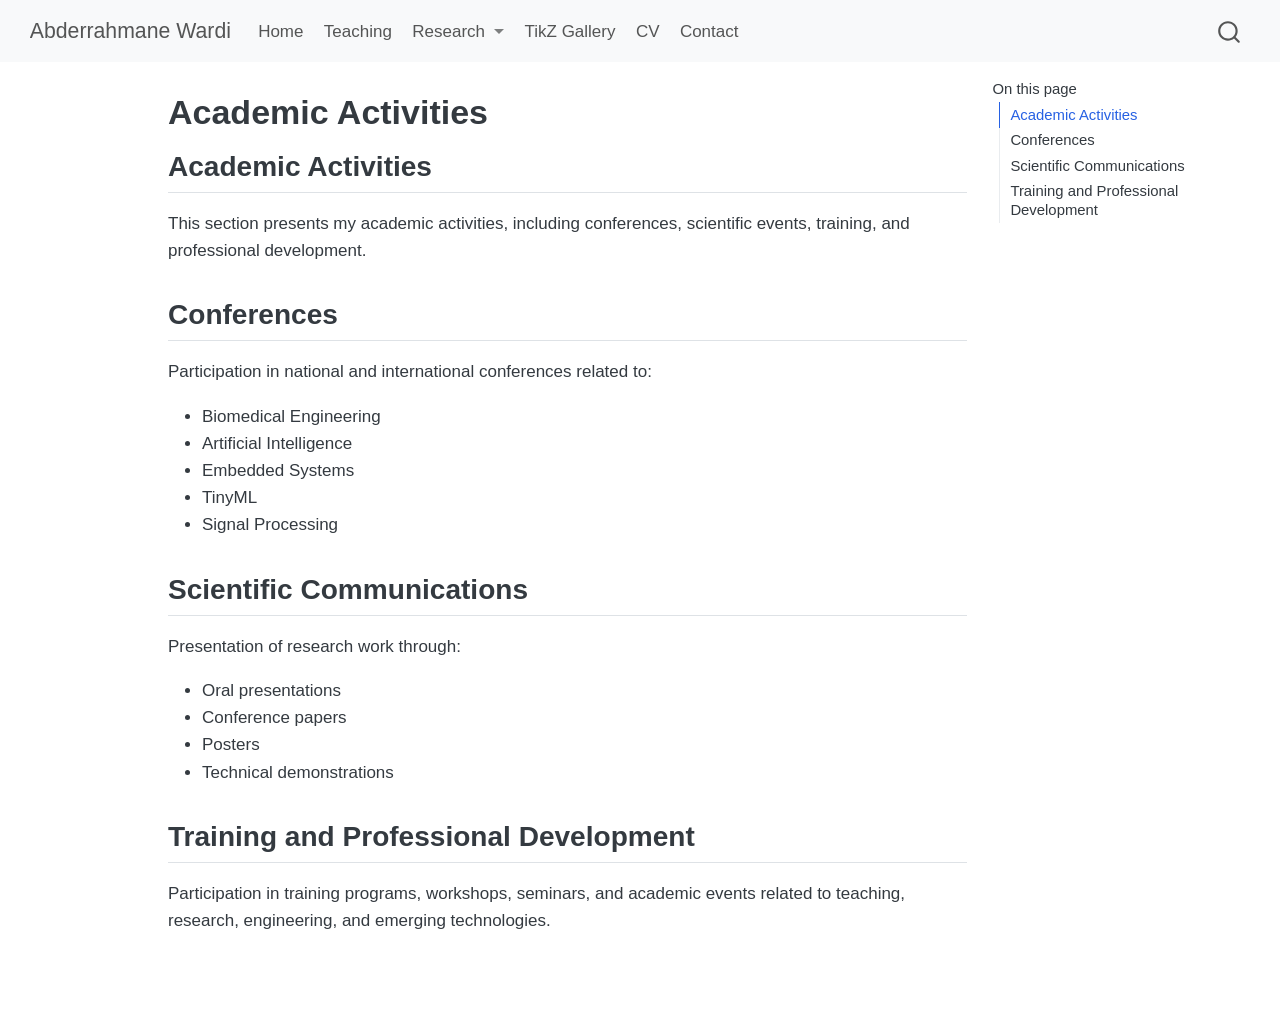
<file: activities.html>
<!DOCTYPE html>
<html xmlns="http://www.w3.org/1999/xhtml" lang="en" xml:lang="en"><head>

<meta charset="utf-8">
<meta name="generator" content="quarto-1.10.18">

<meta name="viewport" content="width=device-width, initial-scale=1.0, user-scalable=yes">


<title>Academic Activities – Abderrahmane Wardi</title>
<style>
/* Default styles provided by pandoc.
** See https://pandoc.org/MANUAL.html#variables-for-html for config info.
*/
span.smallcaps{font-variant: small-caps;}
div.columns{display: flex; gap: 1.5em;}
div.column{flex: auto;}
@media screen {
div.columns{gap: min(4vw, 1.5em);}
div.column{overflow-x: auto;}
}
div.hanging-indent{margin-left: 1.5em; text-indent: -1.5em;}
ul.task-list{list-style: none;}
ul.task-list li input[type="checkbox"] {
  width: 0.8em;
  margin: 0 0.8em 0.2em -1em; /* quarto-specific, see https://github.com/quarto-dev/quarto-cli/issues/4556 */ 
  vertical-align: middle;
}
</style>


<script src="site_libs/quarto-nav/quarto-nav.js"></script>
<script src="site_libs/quarto-nav/headroom.min.js"></script>
<script src="site_libs/clipboard/clipboard.min.js"></script>
<script src="site_libs/quarto-search/autocomplete.umd.js"></script>
<script src="site_libs/quarto-search/fuse.min.js"></script>
<script src="site_libs/quarto-search/quarto-search.js"></script>
<meta name="quarto:offset" content="./">
<script src="site_libs/quarto-html/quarto.js" type="module"></script>
<script src="site_libs/quarto-html/tabsets/tabsets.js" type="module"></script>
<script src="site_libs/quarto-html/popper.min.js"></script>
<script src="site_libs/quarto-html/tippy.umd.min.js"></script>
<script src="site_libs/quarto-html/anchor.min.js"></script>
<link href="site_libs/quarto-html/tippy.css" rel="stylesheet">
<link href="site_libs/quarto-html/quarto-syntax-highlighting-64a204ab8560d761af7679ceaba22944.css" rel="stylesheet" id="quarto-text-highlighting-styles">
<script src="site_libs/bootstrap/bootstrap.min.js"></script>
<link href="site_libs/bootstrap/bootstrap-icons.css" rel="stylesheet">
<link href="site_libs/bootstrap/bootstrap-172ba59bd5e0b52282274ba0c0cc16fc.min.css" rel="stylesheet" append-hash="true" id="quarto-bootstrap" data-mode="light">
<script id="quarto-search-options" type="application/json">{
  "location": "navbar",
  "copy-button": false,
  "collapse-after": 3,
  "panel-placement": "end",
  "type": "overlay",
  "limit": 50,
  "keyboard-shortcut": [
    "f",
    "/",
    "s"
  ],
  "show-item-context": false,
  "language": {
    "search-no-results-text": "No results",
    "search-matching-documents-text": "matching documents",
    "search-copy-link-title": "Copy link to search",
    "search-hide-matches-text": "Hide additional matches",
    "search-more-match-text": "more match in this document",
    "search-more-matches-text": "more matches in this document",
    "search-clear-button-title": "Clear",
    "search-text-placeholder": "",
    "search-detached-cancel-button-title": "Cancel",
    "search-submit-button-title": "Submit",
    "search-label": "Search"
  }
}</script>
<style>html{ scroll-behavior: smooth; }</style>


<link rel="stylesheet" href="styles.css">
</head>

<body class="nav-fixed quarto-light">

<div id="quarto-search-results"></div>
  <header id="quarto-header" class="headroom fixed-top">
    <nav class="navbar navbar-expand-lg " data-bs-theme="dark">
      <div class="navbar-container container-fluid">
      <div class="navbar-brand-container mx-auto">
    <a class="navbar-brand" href="./index.html">
    <span class="navbar-title">Abderrahmane Wardi</span>
    </a>
  </div>
            <div id="quarto-search" class="" title="Search"></div>
          <button class="navbar-toggler" type="button" data-bs-toggle="collapse" data-bs-target="#navbarCollapse" aria-controls="navbarCollapse" role="menu" aria-expanded="false" aria-label="Toggle navigation" onclick="if (window.quartoToggleHeadroom) { window.quartoToggleHeadroom(); }">
  <span class="navbar-toggler-icon"></span>
</button>
          <div class="collapse navbar-collapse" id="navbarCollapse">
            <ul class="navbar-nav navbar-nav-scroll me-auto">
  <li class="nav-item">
    <a class="nav-link" href="./index.html"> 
<span class="menu-text">Home</span></a>
  </li>  
  <li class="nav-item">
    <a class="nav-link" href="./teaching.html"> 
<span class="menu-text">Teaching</span></a>
  </li>  
  <li class="nav-item dropdown ">
    <a class="nav-link dropdown-toggle" href="#" id="nav-menu-research" role="link" data-bs-toggle="dropdown" aria-expanded="false">
 <span class="menu-text">Research</span>
    </a>
    <ul class="dropdown-menu" aria-labelledby="nav-menu-research">    
        <li>
    <a class="dropdown-item" href="./research.html">
 <span class="dropdown-text">Research</span></a>
  </li>  
        <li>
    <a class="dropdown-item" href="./publications.html">
 <span class="dropdown-text">Publications</span></a>
  </li>  
        <li>
    <a class="dropdown-item" href="./projects.html">
 <span class="dropdown-text">Projects</span></a>
  </li>  
    </ul>
  </li>
  <li class="nav-item">
    <a class="nav-link" href="./tikz.html"> 
<span class="menu-text">TikZ Gallery</span></a>
  </li>  
  <li class="nav-item">
    <a class="nav-link" href="./cv.html"> 
<span class="menu-text">CV</span></a>
  </li>  
  <li class="nav-item">
    <a class="nav-link" href="./contact.html"> 
<span class="menu-text">Contact</span></a>
  </li>  
</ul>
          </div> <!-- /navcollapse -->
            <div class="quarto-navbar-tools">
</div>
      </div> <!-- /container-fluid -->
    </nav>
</header>
<!-- content -->
<div id="quarto-content" class="quarto-container page-columns page-rows-contents page-layout-article page-navbar">
<!-- sidebar -->
<!-- margin-sidebar -->
    <div id="quarto-margin-sidebar" class="sidebar margin-sidebar">
        <nav id="TOC" role="doc-toc" class="toc-active">
    <h2 id="toc-title">On this page</h2>
   
  <ul>
  <li><a href="#academic-activities" id="toc-academic-activities" class="nav-link active" data-scroll-target="#academic-activities">Academic Activities</a></li>
  <li><a href="#conferences" id="toc-conferences" class="nav-link" data-scroll-target="#conferences">Conferences</a></li>
  <li><a href="#scientific-communications" id="toc-scientific-communications" class="nav-link" data-scroll-target="#scientific-communications">Scientific Communications</a></li>
  <li><a href="#training-and-professional-development" id="toc-training-and-professional-development" class="nav-link" data-scroll-target="#training-and-professional-development">Training and Professional Development</a></li>
  </ul>
</nav>
    </div>
<!-- main -->
<main class="content" id="quarto-document-content">

<header id="title-block-header" class="quarto-title-block default">
<div class="quarto-title">
<h1 class="title">Academic Activities</h1>
</div>



<div class="quarto-title-meta">

    
  
    
  </div>
  


</header>


<section id="academic-activities" class="level2">
<h2 class="anchored" data-anchor-id="academic-activities">Academic Activities</h2>
<p>This section presents my academic activities, including conferences, scientific events, training, and professional development.</p>
</section>
<section id="conferences" class="level2">
<h2 class="anchored" data-anchor-id="conferences">Conferences</h2>
<p>Participation in national and international conferences related to:</p>
<ul>
<li>Biomedical Engineering</li>
<li>Artificial Intelligence</li>
<li>Embedded Systems</li>
<li>TinyML</li>
<li>Signal Processing</li>
</ul>
</section>
<section id="scientific-communications" class="level2">
<h2 class="anchored" data-anchor-id="scientific-communications">Scientific Communications</h2>
<p>Presentation of research work through:</p>
<ul>
<li>Oral presentations</li>
<li>Conference papers</li>
<li>Posters</li>
<li>Technical demonstrations</li>
</ul>
</section>
<section id="training-and-professional-development" class="level2">
<h2 class="anchored" data-anchor-id="training-and-professional-development">Training and Professional Development</h2>
<p>Participation in training programs, workshops, seminars, and academic events related to teaching, research, engineering, and emerging technologies.</p>


</section>

</main> <!-- /main -->
<script id="quarto-html-after-body" type="application/javascript">
  window.document.addEventListener("DOMContentLoaded", function (event) {
    const icon = "";
    const anchorJS = new window.AnchorJS();
    anchorJS.options = {
      placement: 'right',
      icon: icon
    };
    anchorJS.add('.anchored');
    const isCodeAnnotation = (el) => {
      for (const clz of el.classList) {
        if (clz.startsWith('code-annotation-')) {                     
          return true;
        }
      }
      return false;
    }
    const onCopySuccess = function(e) {
      // button target
      const button = e.trigger;
      // don't keep focus
      button.blur();
      // flash "checked"
      button.classList.add('code-copy-button-checked');
      var currentTitle = button.getAttribute("title");
      button.setAttribute("title", "Copied!");
      let tooltip;
      if (window.bootstrap) {
        button.setAttribute("data-bs-toggle", "tooltip");
        button.setAttribute("data-bs-placement", "left");
        button.setAttribute("data-bs-title", "Copied!");
        tooltip = new bootstrap.Tooltip(button, 
          { trigger: "manual", 
            customClass: "code-copy-button-tooltip",
            offset: [0, -8]});
        tooltip.show();    
      }
      setTimeout(function() {
        if (tooltip) {
          tooltip.hide();
          button.removeAttribute("data-bs-title");
          button.removeAttribute("data-bs-toggle");
          button.removeAttribute("data-bs-placement");
        }
        button.setAttribute("title", currentTitle);
        button.classList.remove('code-copy-button-checked');
      }, 1000);
      // clear code selection
      e.clearSelection();
    }
    const getTextToCopy = function(trigger) {
      const outerScaffold = trigger.parentElement.cloneNode(true);
      const codeEl = outerScaffold.querySelector('code');
      for (const childEl of codeEl.children) {
        if (isCodeAnnotation(childEl)) {
          childEl.remove();
        }
      }
      return codeEl.innerText;
    }
    const clipboard = new window.ClipboardJS('.code-copy-button:not([data-in-quarto-modal])', {
      text: getTextToCopy
    });
    clipboard.on('success', onCopySuccess);
    if (window.document.getElementById('quarto-embedded-source-code-modal')) {
      const clipboardModal = new window.ClipboardJS('.code-copy-button[data-in-quarto-modal]', {
        text: getTextToCopy,
        container: window.document.getElementById('quarto-embedded-source-code-modal')
      });
      clipboardModal.on('success', onCopySuccess);
    }
      var localhostRegex = new RegExp(/^(?:http|https):\/\/localhost\:?[0-9]*\//);
      var mailtoRegex = new RegExp(/^mailto:/);
        var filterRegex = new RegExp("https:\/\/abderrahmanewardi\.github\.io");
      var isInternal = (href) => {
          return filterRegex.test(href) || localhostRegex.test(href) || mailtoRegex.test(href);
      }
      // Inspect non-navigation links and adorn them if external
     var links = window.document.querySelectorAll('a[href]:not(.nav-link):not(.navbar-brand):not(.toc-action):not(.sidebar-link):not(.sidebar-item-toggle):not(.pagination-link):not(.no-external):not([aria-hidden]):not(.dropdown-item):not(.quarto-navigation-tool):not(.about-link)');
      for (var i=0; i<links.length; i++) {
        const link = links[i];
        if (!isInternal(link.href)) {
          // undo the damage that might have been done by quarto-nav.js in the case of
          // links that we want to consider external
          if (link.dataset.originalHref !== undefined) {
            link.href = link.dataset.originalHref;
          }
            // target, if specified
            link.setAttribute("target", "_blank");
            if (link.getAttribute("rel") === null) {
              link.setAttribute("rel", "noopener");
            }
        }
      }
    function tippyHover(el, contentFn, onTriggerFn, onUntriggerFn) {
      const config = {
        allowHTML: true,
        maxWidth: 500,
        delay: 100,
        arrow: false,
        appendTo: function(el) {
            return el.parentElement;
        },
        interactive: true,
        interactiveBorder: 10,
        theme: 'quarto',
        placement: 'bottom-start',
      };
      if (contentFn) {
        config.content = contentFn;
      }
      if (onTriggerFn) {
        config.onTrigger = onTriggerFn;
      }
      if (onUntriggerFn) {
        config.onUntrigger = onUntriggerFn;
      }
      window.tippy(el, config); 
    }
    const noterefs = window.document.querySelectorAll('a[role="doc-noteref"]');
    for (var i=0; i<noterefs.length; i++) {
      const ref = noterefs[i];
      tippyHover(ref, function() {
        // use id or data attribute instead here
        let href = ref.getAttribute('data-footnote-href') || ref.getAttribute('href');
        try { href = new URL(href).hash; } catch {}
        const id = href.replace(/^#\/?/, "");
        const note = window.document.getElementById(id);
        if (note) {
          return note.innerHTML;
        } else {
          return "";
        }
      });
    }
    const xrefs = window.document.querySelectorAll('a.quarto-xref');
    const processXRef = (id, note) => {
      // Strip column container classes
      const stripColumnClz = (el) => {
        el.classList.remove("page-full", "page-columns");
        if (el.children) {
          for (const child of el.children) {
            stripColumnClz(child);
          }
        }
      }
      stripColumnClz(note)
      if (id === null || id.startsWith('sec-')) {
        // Special case sections, only their first couple elements
        const container = document.createElement("div");
        if (note.children && note.children.length > 2) {
          container.appendChild(note.children[0].cloneNode(true));
          for (let i = 1; i < note.children.length; i++) {
            const child = note.children[i];
            if (child.tagName === "P" && child.innerText === "") {
              continue;
            } else {
              container.appendChild(child.cloneNode(true));
              break;
            }
          }
          if (window.Quarto?.typesetMath) {
            window.Quarto.typesetMath(container);
          }
          return container.innerHTML
        } else {
          if (window.Quarto?.typesetMath) {
            window.Quarto.typesetMath(note);
          }
          return note.innerHTML;
        }
      } else {
        // Remove any anchor links if they are present
        const anchorLink = note.querySelector('a.anchorjs-link');
        if (anchorLink) {
          anchorLink.remove();
        }
        if (window.Quarto?.typesetMath) {
          window.Quarto.typesetMath(note);
        }
        if (note.classList.contains("callout")) {
          return note.outerHTML;
        } else {
          return note.innerHTML;
        }
      }
    }
    for (var i=0; i<xrefs.length; i++) {
      const xref = xrefs[i];
      tippyHover(xref, undefined, function(instance) {
        instance.disable();
        let url = xref.getAttribute('href');
        let hash = undefined; 
        if (url.startsWith('#')) {
          hash = url;
        } else {
          try { hash = new URL(url).hash; } catch {}
        }
        if (hash) {
          const id = hash.replace(/^#\/?/, "");
          const note = window.document.getElementById(id);
          if (note !== null) {
            try {
              const html = processXRef(id, note.cloneNode(true));
              instance.setContent(html);
            } finally {
              instance.enable();
              instance.show();
            }
          } else {
            // See if we can fetch this
            fetch(url.split('#')[0])
            .then(res => res.text())
            .then(html => {
              const parser = new DOMParser();
              const htmlDoc = parser.parseFromString(html, "text/html");
              const note = htmlDoc.getElementById(id);
              if (note !== null) {
                const html = processXRef(id, note);
                instance.setContent(html);
              } 
            }).finally(() => {
              instance.enable();
              instance.show();
            });
          }
        } else {
          // See if we can fetch a full url (with no hash to target)
          // This is a special case and we should probably do some content thinning / targeting
          fetch(url)
          .then(res => res.text())
          .then(html => {
            const parser = new DOMParser();
            const htmlDoc = parser.parseFromString(html, "text/html");
            const note = htmlDoc.querySelector('main.content');
            if (note !== null) {
              // This should only happen for chapter cross references
              // (since there is no id in the URL)
              // remove the first header
              if (note.children.length > 0 && note.children[0].tagName === "HEADER") {
                note.children[0].remove();
              }
              const html = processXRef(null, note);
              instance.setContent(html);
            } 
          }).finally(() => {
            instance.enable();
            instance.show();
          });
        }
      }, function(instance) {
      });
    }
        let selectedAnnoteEl;
        const selectorForAnnotation = ( cell, annotation) => {
          let cellAttr = 'data-code-cell="' + cell + '"';
          let lineAttr = 'data-code-annotation="' +  annotation + '"';
          const selector = 'span[' + cellAttr + '][' + lineAttr + ']';
          return selector;
        }
        const selectCodeLines = (annoteEl) => {
          const doc = window.document;
          const targetCell = annoteEl.getAttribute("data-target-cell");
          const targetAnnotation = annoteEl.getAttribute("data-target-annotation");
          const annoteSpan = window.document.querySelector(selectorForAnnotation(targetCell, targetAnnotation));
          const lines = annoteSpan.getAttribute("data-code-lines").split(",");
          const lineIds = lines.map((line) => {
            return targetCell + "-" + line;
          })
          let top = null;
          let height = null;
          let parent = null;
          if (lineIds.length > 0) {
              //compute the position of the single el (top and bottom and make a div)
              const el = window.document.getElementById(lineIds[0]);
              top = el.offsetTop;
              height = el.offsetHeight;
              parent = el.parentElement.parentElement;
            if (lineIds.length > 1) {
              const lastEl = window.document.getElementById(lineIds[lineIds.length - 1]);
              const bottom = lastEl.offsetTop + lastEl.offsetHeight;
              height = bottom - top;
            }
            if (top !== null && height !== null && parent !== null) {
              // cook up a div (if necessary) and position it 
              let div = window.document.getElementById("code-annotation-line-highlight");
              if (div === null) {
                div = window.document.createElement("div");
                div.setAttribute("id", "code-annotation-line-highlight");
                div.style.position = 'absolute';
                parent.appendChild(div);
              }
              div.style.top = top - 2 + "px";
              div.style.height = height + 4 + "px";
              div.style.left = 0;
              let gutterDiv = window.document.getElementById("code-annotation-line-highlight-gutter");
              if (gutterDiv === null) {
                gutterDiv = window.document.createElement("div");
                gutterDiv.setAttribute("id", "code-annotation-line-highlight-gutter");
                gutterDiv.style.position = 'absolute';
                const codeCell = window.document.getElementById(targetCell);
                const gutter = codeCell.querySelector('.code-annotation-gutter');
                gutter.appendChild(gutterDiv);
              }
              gutterDiv.style.top = top - 2 + "px";
              gutterDiv.style.height = height + 4 + "px";
            }
            selectedAnnoteEl = annoteEl;
          }
        };
        const unselectCodeLines = () => {
          const elementsIds = ["code-annotation-line-highlight", "code-annotation-line-highlight-gutter"];
          elementsIds.forEach((elId) => {
            const div = window.document.getElementById(elId);
            if (div) {
              div.remove();
            }
          });
          selectedAnnoteEl = undefined;
        };
          // Handle positioning of the toggle
      window.addEventListener(
        "resize",
        throttle(() => {
          elRect = undefined;
          if (selectedAnnoteEl) {
            selectCodeLines(selectedAnnoteEl);
          }
        }, 10)
      );
      function throttle(fn, ms) {
      let throttle = false;
      let timer;
        return (...args) => {
          if(!throttle) { // first call gets through
              fn.apply(this, args);
              throttle = true;
          } else { // all the others get throttled
              if(timer) clearTimeout(timer); // cancel #2
              timer = setTimeout(() => {
                fn.apply(this, args);
                timer = throttle = false;
              }, ms);
          }
        };
      }
        // Attach click handler to the DT
        const annoteDls = window.document.querySelectorAll('dt[data-target-cell]');
        for (const annoteDlNode of annoteDls) {
          annoteDlNode.addEventListener('click', (event) => {
            const clickedEl = event.target;
            if (clickedEl !== selectedAnnoteEl) {
              unselectCodeLines();
              const activeEl = window.document.querySelector('dt[data-target-cell].code-annotation-active');
              if (activeEl) {
                activeEl.classList.remove('code-annotation-active');
              }
              selectCodeLines(clickedEl);
              clickedEl.classList.add('code-annotation-active');
            } else {
              // Unselect the line
              unselectCodeLines();
              clickedEl.classList.remove('code-annotation-active');
            }
          });
        }
    const findCites = (el) => {
      const parentEl = el.parentElement;
      if (parentEl) {
        const cites = parentEl.dataset.cites;
        if (cites) {
          return {
            el,
            cites: cites.split(' ')
          };
        } else {
          return findCites(el.parentElement)
        }
      } else {
        return undefined;
      }
    };
    var bibliorefs = window.document.querySelectorAll('a[role="doc-biblioref"]');
    for (var i=0; i<bibliorefs.length; i++) {
      const ref = bibliorefs[i];
      const citeInfo = findCites(ref);
      if (citeInfo) {
        tippyHover(citeInfo.el, function() {
          var popup = window.document.createElement('div');
          citeInfo.cites.forEach(function(cite) {
            var citeDiv = window.document.createElement('div');
            citeDiv.classList.add('hanging-indent');
            citeDiv.classList.add('csl-entry');
            var biblioDiv = window.document.getElementById('ref-' + cite);
            if (biblioDiv) {
              citeDiv.innerHTML = biblioDiv.innerHTML;
            }
            popup.appendChild(citeDiv);
          });
          return popup.innerHTML;
        });
      }
    }
  });
  </script>
</div> <!-- /content -->




<script src="site_libs/quarto-html/zenscroll-min.js"></script>
</body></html>
</file>
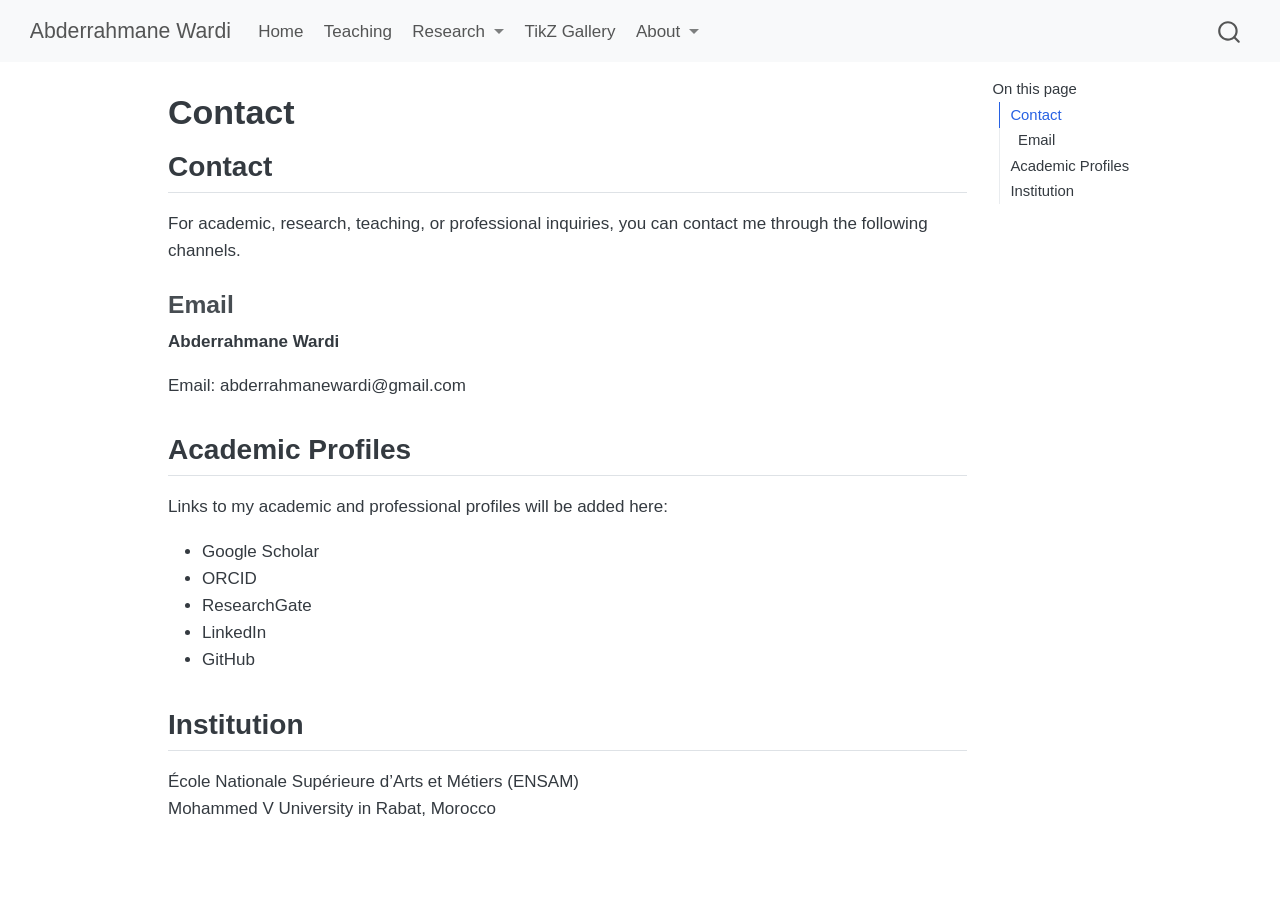
<file: contact.html>
<!DOCTYPE html>
<html xmlns="http://www.w3.org/1999/xhtml" lang="en" xml:lang="en"><head>

<meta charset="utf-8">
<meta name="generator" content="quarto-1.10.18">

<meta name="viewport" content="width=device-width, initial-scale=1.0, user-scalable=yes">


<title>Contact – Abderrahmane Wardi</title>
<style>
/* Default styles provided by pandoc.
** See https://pandoc.org/MANUAL.html#variables-for-html for config info.
*/
span.smallcaps{font-variant: small-caps;}
div.columns{display: flex; gap: 1.5em;}
div.column{flex: auto;}
@media screen {
div.columns{gap: min(4vw, 1.5em);}
div.column{overflow-x: auto;}
}
div.hanging-indent{margin-left: 1.5em; text-indent: -1.5em;}
ul.task-list{list-style: none;}
ul.task-list li input[type="checkbox"] {
  width: 0.8em;
  margin: 0 0.8em 0.2em -1em; /* quarto-specific, see https://github.com/quarto-dev/quarto-cli/issues/4556 */ 
  vertical-align: middle;
}
</style>


<script src="site_libs/quarto-nav/quarto-nav.js"></script>
<script src="site_libs/quarto-nav/headroom.min.js"></script>
<script src="site_libs/clipboard/clipboard.min.js"></script>
<script src="site_libs/quarto-search/autocomplete.umd.js"></script>
<script src="site_libs/quarto-search/fuse.min.js"></script>
<script src="site_libs/quarto-search/quarto-search.js"></script>
<meta name="quarto:offset" content="./">
<script src="site_libs/quarto-html/quarto.js" type="module"></script>
<script src="site_libs/quarto-html/tabsets/tabsets.js" type="module"></script>
<script src="site_libs/quarto-html/popper.min.js"></script>
<script src="site_libs/quarto-html/tippy.umd.min.js"></script>
<script src="site_libs/quarto-html/anchor.min.js"></script>
<link href="site_libs/quarto-html/tippy.css" rel="stylesheet">
<link href="site_libs/quarto-html/quarto-syntax-highlighting-64a204ab8560d761af7679ceaba22944.css" rel="stylesheet" id="quarto-text-highlighting-styles">
<script src="site_libs/bootstrap/bootstrap.min.js"></script>
<link href="site_libs/bootstrap/bootstrap-icons.css" rel="stylesheet">
<link href="site_libs/bootstrap/bootstrap-172ba59bd5e0b52282274ba0c0cc16fc.min.css" rel="stylesheet" append-hash="true" id="quarto-bootstrap" data-mode="light">
<script id="quarto-search-options" type="application/json">{
  "location": "navbar",
  "copy-button": false,
  "collapse-after": 3,
  "panel-placement": "end",
  "type": "overlay",
  "limit": 50,
  "keyboard-shortcut": [
    "f",
    "/",
    "s"
  ],
  "show-item-context": false,
  "language": {
    "search-no-results-text": "No results",
    "search-matching-documents-text": "matching documents",
    "search-copy-link-title": "Copy link to search",
    "search-hide-matches-text": "Hide additional matches",
    "search-more-match-text": "more match in this document",
    "search-more-matches-text": "more matches in this document",
    "search-clear-button-title": "Clear",
    "search-text-placeholder": "",
    "search-detached-cancel-button-title": "Cancel",
    "search-submit-button-title": "Submit",
    "search-label": "Search"
  }
}</script>
<style>html{ scroll-behavior: smooth; }</style>


<link rel="stylesheet" href="styles.css">
</head>

<body class="nav-fixed quarto-light">

<div id="quarto-search-results"></div>
  <header id="quarto-header" class="headroom fixed-top">
    <nav class="navbar navbar-expand-lg " data-bs-theme="dark">
      <div class="navbar-container container-fluid">
      <div class="navbar-brand-container mx-auto">
    <a class="navbar-brand" href="./index.html">
    <span class="navbar-title">Abderrahmane Wardi</span>
    </a>
  </div>
            <div id="quarto-search" class="" title="Search"></div>
          <button class="navbar-toggler" type="button" data-bs-toggle="collapse" data-bs-target="#navbarCollapse" aria-controls="navbarCollapse" role="menu" aria-expanded="false" aria-label="Toggle navigation" onclick="if (window.quartoToggleHeadroom) { window.quartoToggleHeadroom(); }">
  <span class="navbar-toggler-icon"></span>
</button>
          <div class="collapse navbar-collapse" id="navbarCollapse">
            <ul class="navbar-nav navbar-nav-scroll me-auto">
  <li class="nav-item">
    <a class="nav-link" href="./index.html"> 
<span class="menu-text">Home</span></a>
  </li>  
  <li class="nav-item">
    <a class="nav-link" href="./teaching.html"> 
<span class="menu-text">Teaching</span></a>
  </li>  
  <li class="nav-item dropdown ">
    <a class="nav-link dropdown-toggle" href="#" id="nav-menu-research" role="link" data-bs-toggle="dropdown" aria-expanded="false">
 <span class="menu-text">Research</span>
    </a>
    <ul class="dropdown-menu" aria-labelledby="nav-menu-research">    
        <li>
    <a class="dropdown-item" href="./research.html">
 <span class="dropdown-text">Research</span></a>
  </li>  
        <li>
    <a class="dropdown-item" href="./publications.html">
 <span class="dropdown-text">Publications</span></a>
  </li>  
        <li>
    <a class="dropdown-item" href="./presentations.html">
 <span class="dropdown-text">Presentations</span></a>
  </li>  
        <li>
    <a class="dropdown-item" href="./projects.html">
 <span class="dropdown-text">Projects</span></a>
  </li>  
    </ul>
  </li>
  <li class="nav-item">
    <a class="nav-link" href="./tikz.html"> 
<span class="menu-text">TikZ Gallery</span></a>
  </li>  
  <li class="nav-item dropdown ">
    <a class="nav-link dropdown-toggle" href="#" id="nav-menu-about" role="link" data-bs-toggle="dropdown" aria-expanded="false">
 <span class="menu-text">About</span>
    </a>
    <ul class="dropdown-menu" aria-labelledby="nav-menu-about">    
        <li>
    <a class="dropdown-item" href="./about.html">
 <span class="dropdown-text">Profile</span></a>
  </li>  
        <li>
    <a class="dropdown-item" href="./cv.html">
 <span class="dropdown-text">CV</span></a>
  </li>  
        <li>
    <a class="dropdown-item" href="./contact.html">
 <span class="dropdown-text">Contact</span></a>
  </li>  
    </ul>
  </li>
</ul>
          </div> <!-- /navcollapse -->
            <div class="quarto-navbar-tools">
</div>
      </div> <!-- /container-fluid -->
    </nav>
</header>
<!-- content -->
<div id="quarto-content" class="quarto-container page-columns page-rows-contents page-layout-article page-navbar">
<!-- sidebar -->
<!-- margin-sidebar -->
    <div id="quarto-margin-sidebar" class="sidebar margin-sidebar">
        <nav id="TOC" role="doc-toc" class="toc-active">
    <h2 id="toc-title">On this page</h2>
   
  <ul>
  <li><a href="#contact" id="toc-contact" class="nav-link active" data-scroll-target="#contact">Contact</a>
  <ul class="collapse">
  <li><a href="#email" id="toc-email" class="nav-link" data-scroll-target="#email">Email</a></li>
  </ul></li>
  <li><a href="#academic-profiles" id="toc-academic-profiles" class="nav-link" data-scroll-target="#academic-profiles">Academic Profiles</a></li>
  <li><a href="#institution" id="toc-institution" class="nav-link" data-scroll-target="#institution">Institution</a></li>
  </ul>
</nav>
    </div>
<!-- main -->
<main class="content" id="quarto-document-content">

<header id="title-block-header" class="quarto-title-block default">
<div class="quarto-title">
<h1 class="title">Contact</h1>
</div>



<div class="quarto-title-meta">

    
  
    
  </div>
  


</header>


<section id="contact" class="level2">
<h2 class="anchored" data-anchor-id="contact">Contact</h2>
<p>For academic, research, teaching, or professional inquiries, you can contact me through the following channels.</p>
<section id="email" class="level3">
<h3 class="anchored" data-anchor-id="email">Email</h3>
<p><strong>Abderrahmane Wardi</strong></p>
<p>Email: abderrahmanewardi@gmail.com</p>
</section>
</section>
<section id="academic-profiles" class="level2">
<h2 class="anchored" data-anchor-id="academic-profiles">Academic Profiles</h2>
<p>Links to my academic and professional profiles will be added here:</p>
<ul>
<li>Google Scholar</li>
<li>ORCID</li>
<li>ResearchGate</li>
<li>LinkedIn</li>
<li>GitHub</li>
</ul>
</section>
<section id="institution" class="level2">
<h2 class="anchored" data-anchor-id="institution">Institution</h2>
<p>École Nationale Supérieure d’Arts et Métiers (ENSAM)<br>
Mohammed V University in Rabat, Morocco</p>


</section>

</main> <!-- /main -->
<script id="quarto-html-after-body" type="application/javascript">
  window.document.addEventListener("DOMContentLoaded", function (event) {
    const icon = "";
    const anchorJS = new window.AnchorJS();
    anchorJS.options = {
      placement: 'right',
      icon: icon
    };
    anchorJS.add('.anchored');
    const isCodeAnnotation = (el) => {
      for (const clz of el.classList) {
        if (clz.startsWith('code-annotation-')) {                     
          return true;
        }
      }
      return false;
    }
    const onCopySuccess = function(e) {
      // button target
      const button = e.trigger;
      // don't keep focus
      button.blur();
      // flash "checked"
      button.classList.add('code-copy-button-checked');
      var currentTitle = button.getAttribute("title");
      button.setAttribute("title", "Copied!");
      let tooltip;
      if (window.bootstrap) {
        button.setAttribute("data-bs-toggle", "tooltip");
        button.setAttribute("data-bs-placement", "left");
        button.setAttribute("data-bs-title", "Copied!");
        tooltip = new bootstrap.Tooltip(button, 
          { trigger: "manual", 
            customClass: "code-copy-button-tooltip",
            offset: [0, -8]});
        tooltip.show();    
      }
      setTimeout(function() {
        if (tooltip) {
          tooltip.hide();
          button.removeAttribute("data-bs-title");
          button.removeAttribute("data-bs-toggle");
          button.removeAttribute("data-bs-placement");
        }
        button.setAttribute("title", currentTitle);
        button.classList.remove('code-copy-button-checked');
      }, 1000);
      // clear code selection
      e.clearSelection();
    }
    const getTextToCopy = function(trigger) {
      const outerScaffold = trigger.parentElement.cloneNode(true);
      const codeEl = outerScaffold.querySelector('code');
      for (const childEl of codeEl.children) {
        if (isCodeAnnotation(childEl)) {
          childEl.remove();
        }
      }
      return codeEl.innerText;
    }
    const clipboard = new window.ClipboardJS('.code-copy-button:not([data-in-quarto-modal])', {
      text: getTextToCopy
    });
    clipboard.on('success', onCopySuccess);
    if (window.document.getElementById('quarto-embedded-source-code-modal')) {
      const clipboardModal = new window.ClipboardJS('.code-copy-button[data-in-quarto-modal]', {
        text: getTextToCopy,
        container: window.document.getElementById('quarto-embedded-source-code-modal')
      });
      clipboardModal.on('success', onCopySuccess);
    }
      var localhostRegex = new RegExp(/^(?:http|https):\/\/localhost\:?[0-9]*\//);
      var mailtoRegex = new RegExp(/^mailto:/);
        var filterRegex = new RegExp("https:\/\/abderrahmanewardi\.github\.io");
      var isInternal = (href) => {
          return filterRegex.test(href) || localhostRegex.test(href) || mailtoRegex.test(href);
      }
      // Inspect non-navigation links and adorn them if external
     var links = window.document.querySelectorAll('a[href]:not(.nav-link):not(.navbar-brand):not(.toc-action):not(.sidebar-link):not(.sidebar-item-toggle):not(.pagination-link):not(.no-external):not([aria-hidden]):not(.dropdown-item):not(.quarto-navigation-tool):not(.about-link)');
      for (var i=0; i<links.length; i++) {
        const link = links[i];
        if (!isInternal(link.href)) {
          // undo the damage that might have been done by quarto-nav.js in the case of
          // links that we want to consider external
          if (link.dataset.originalHref !== undefined) {
            link.href = link.dataset.originalHref;
          }
            // target, if specified
            link.setAttribute("target", "_blank");
            if (link.getAttribute("rel") === null) {
              link.setAttribute("rel", "noopener");
            }
        }
      }
    function tippyHover(el, contentFn, onTriggerFn, onUntriggerFn) {
      const config = {
        allowHTML: true,
        maxWidth: 500,
        delay: 100,
        arrow: false,
        appendTo: function(el) {
            return el.parentElement;
        },
        interactive: true,
        interactiveBorder: 10,
        theme: 'quarto',
        placement: 'bottom-start',
      };
      if (contentFn) {
        config.content = contentFn;
      }
      if (onTriggerFn) {
        config.onTrigger = onTriggerFn;
      }
      if (onUntriggerFn) {
        config.onUntrigger = onUntriggerFn;
      }
      window.tippy(el, config); 
    }
    const noterefs = window.document.querySelectorAll('a[role="doc-noteref"]');
    for (var i=0; i<noterefs.length; i++) {
      const ref = noterefs[i];
      tippyHover(ref, function() {
        // use id or data attribute instead here
        let href = ref.getAttribute('data-footnote-href') || ref.getAttribute('href');
        try { href = new URL(href).hash; } catch {}
        const id = href.replace(/^#\/?/, "");
        const note = window.document.getElementById(id);
        if (note) {
          return note.innerHTML;
        } else {
          return "";
        }
      });
    }
    const xrefs = window.document.querySelectorAll('a.quarto-xref');
    const processXRef = (id, note) => {
      // Strip column container classes
      const stripColumnClz = (el) => {
        el.classList.remove("page-full", "page-columns");
        if (el.children) {
          for (const child of el.children) {
            stripColumnClz(child);
          }
        }
      }
      stripColumnClz(note)
      if (id === null || id.startsWith('sec-')) {
        // Special case sections, only their first couple elements
        const container = document.createElement("div");
        if (note.children && note.children.length > 2) {
          container.appendChild(note.children[0].cloneNode(true));
          for (let i = 1; i < note.children.length; i++) {
            const child = note.children[i];
            if (child.tagName === "P" && child.innerText === "") {
              continue;
            } else {
              container.appendChild(child.cloneNode(true));
              break;
            }
          }
          if (window.Quarto?.typesetMath) {
            window.Quarto.typesetMath(container);
          }
          return container.innerHTML
        } else {
          if (window.Quarto?.typesetMath) {
            window.Quarto.typesetMath(note);
          }
          return note.innerHTML;
        }
      } else {
        // Remove any anchor links if they are present
        const anchorLink = note.querySelector('a.anchorjs-link');
        if (anchorLink) {
          anchorLink.remove();
        }
        if (window.Quarto?.typesetMath) {
          window.Quarto.typesetMath(note);
        }
        if (note.classList.contains("callout")) {
          return note.outerHTML;
        } else {
          return note.innerHTML;
        }
      }
    }
    for (var i=0; i<xrefs.length; i++) {
      const xref = xrefs[i];
      tippyHover(xref, undefined, function(instance) {
        instance.disable();
        let url = xref.getAttribute('href');
        let hash = undefined; 
        if (url.startsWith('#')) {
          hash = url;
        } else {
          try { hash = new URL(url).hash; } catch {}
        }
        if (hash) {
          const id = hash.replace(/^#\/?/, "");
          const note = window.document.getElementById(id);
          if (note !== null) {
            try {
              const html = processXRef(id, note.cloneNode(true));
              instance.setContent(html);
            } finally {
              instance.enable();
              instance.show();
            }
          } else {
            // See if we can fetch this
            fetch(url.split('#')[0])
            .then(res => res.text())
            .then(html => {
              const parser = new DOMParser();
              const htmlDoc = parser.parseFromString(html, "text/html");
              const note = htmlDoc.getElementById(id);
              if (note !== null) {
                const html = processXRef(id, note);
                instance.setContent(html);
              } 
            }).finally(() => {
              instance.enable();
              instance.show();
            });
          }
        } else {
          // See if we can fetch a full url (with no hash to target)
          // This is a special case and we should probably do some content thinning / targeting
          fetch(url)
          .then(res => res.text())
          .then(html => {
            const parser = new DOMParser();
            const htmlDoc = parser.parseFromString(html, "text/html");
            const note = htmlDoc.querySelector('main.content');
            if (note !== null) {
              // This should only happen for chapter cross references
              // (since there is no id in the URL)
              // remove the first header
              if (note.children.length > 0 && note.children[0].tagName === "HEADER") {
                note.children[0].remove();
              }
              const html = processXRef(null, note);
              instance.setContent(html);
            } 
          }).finally(() => {
            instance.enable();
            instance.show();
          });
        }
      }, function(instance) {
      });
    }
        let selectedAnnoteEl;
        const selectorForAnnotation = ( cell, annotation) => {
          let cellAttr = 'data-code-cell="' + cell + '"';
          let lineAttr = 'data-code-annotation="' +  annotation + '"';
          const selector = 'span[' + cellAttr + '][' + lineAttr + ']';
          return selector;
        }
        const selectCodeLines = (annoteEl) => {
          const doc = window.document;
          const targetCell = annoteEl.getAttribute("data-target-cell");
          const targetAnnotation = annoteEl.getAttribute("data-target-annotation");
          const annoteSpan = window.document.querySelector(selectorForAnnotation(targetCell, targetAnnotation));
          const lines = annoteSpan.getAttribute("data-code-lines").split(",");
          const lineIds = lines.map((line) => {
            return targetCell + "-" + line;
          })
          let top = null;
          let height = null;
          let parent = null;
          if (lineIds.length > 0) {
              //compute the position of the single el (top and bottom and make a div)
              const el = window.document.getElementById(lineIds[0]);
              top = el.offsetTop;
              height = el.offsetHeight;
              parent = el.parentElement.parentElement;
            if (lineIds.length > 1) {
              const lastEl = window.document.getElementById(lineIds[lineIds.length - 1]);
              const bottom = lastEl.offsetTop + lastEl.offsetHeight;
              height = bottom - top;
            }
            if (top !== null && height !== null && parent !== null) {
              // cook up a div (if necessary) and position it 
              let div = window.document.getElementById("code-annotation-line-highlight");
              if (div === null) {
                div = window.document.createElement("div");
                div.setAttribute("id", "code-annotation-line-highlight");
                div.style.position = 'absolute';
                parent.appendChild(div);
              }
              div.style.top = top - 2 + "px";
              div.style.height = height + 4 + "px";
              div.style.left = 0;
              let gutterDiv = window.document.getElementById("code-annotation-line-highlight-gutter");
              if (gutterDiv === null) {
                gutterDiv = window.document.createElement("div");
                gutterDiv.setAttribute("id", "code-annotation-line-highlight-gutter");
                gutterDiv.style.position = 'absolute';
                const codeCell = window.document.getElementById(targetCell);
                const gutter = codeCell.querySelector('.code-annotation-gutter');
                gutter.appendChild(gutterDiv);
              }
              gutterDiv.style.top = top - 2 + "px";
              gutterDiv.style.height = height + 4 + "px";
            }
            selectedAnnoteEl = annoteEl;
          }
        };
        const unselectCodeLines = () => {
          const elementsIds = ["code-annotation-line-highlight", "code-annotation-line-highlight-gutter"];
          elementsIds.forEach((elId) => {
            const div = window.document.getElementById(elId);
            if (div) {
              div.remove();
            }
          });
          selectedAnnoteEl = undefined;
        };
          // Handle positioning of the toggle
      window.addEventListener(
        "resize",
        throttle(() => {
          elRect = undefined;
          if (selectedAnnoteEl) {
            selectCodeLines(selectedAnnoteEl);
          }
        }, 10)
      );
      function throttle(fn, ms) {
      let throttle = false;
      let timer;
        return (...args) => {
          if(!throttle) { // first call gets through
              fn.apply(this, args);
              throttle = true;
          } else { // all the others get throttled
              if(timer) clearTimeout(timer); // cancel #2
              timer = setTimeout(() => {
                fn.apply(this, args);
                timer = throttle = false;
              }, ms);
          }
        };
      }
        // Attach click handler to the DT
        const annoteDls = window.document.querySelectorAll('dt[data-target-cell]');
        for (const annoteDlNode of annoteDls) {
          annoteDlNode.addEventListener('click', (event) => {
            const clickedEl = event.target;
            if (clickedEl !== selectedAnnoteEl) {
              unselectCodeLines();
              const activeEl = window.document.querySelector('dt[data-target-cell].code-annotation-active');
              if (activeEl) {
                activeEl.classList.remove('code-annotation-active');
              }
              selectCodeLines(clickedEl);
              clickedEl.classList.add('code-annotation-active');
            } else {
              // Unselect the line
              unselectCodeLines();
              clickedEl.classList.remove('code-annotation-active');
            }
          });
        }
    const findCites = (el) => {
      const parentEl = el.parentElement;
      if (parentEl) {
        const cites = parentEl.dataset.cites;
        if (cites) {
          return {
            el,
            cites: cites.split(' ')
          };
        } else {
          return findCites(el.parentElement)
        }
      } else {
        return undefined;
      }
    };
    var bibliorefs = window.document.querySelectorAll('a[role="doc-biblioref"]');
    for (var i=0; i<bibliorefs.length; i++) {
      const ref = bibliorefs[i];
      const citeInfo = findCites(ref);
      if (citeInfo) {
        tippyHover(citeInfo.el, function() {
          var popup = window.document.createElement('div');
          citeInfo.cites.forEach(function(cite) {
            var citeDiv = window.document.createElement('div');
            citeDiv.classList.add('hanging-indent');
            citeDiv.classList.add('csl-entry');
            var biblioDiv = window.document.getElementById('ref-' + cite);
            if (biblioDiv) {
              citeDiv.innerHTML = biblioDiv.innerHTML;
            }
            popup.appendChild(citeDiv);
          });
          return popup.innerHTML;
        });
      }
    }
  });
  </script>
</div> <!-- /content -->




<script src="site_libs/quarto-html/zenscroll-min.js"></script>
</body></html>
</file>
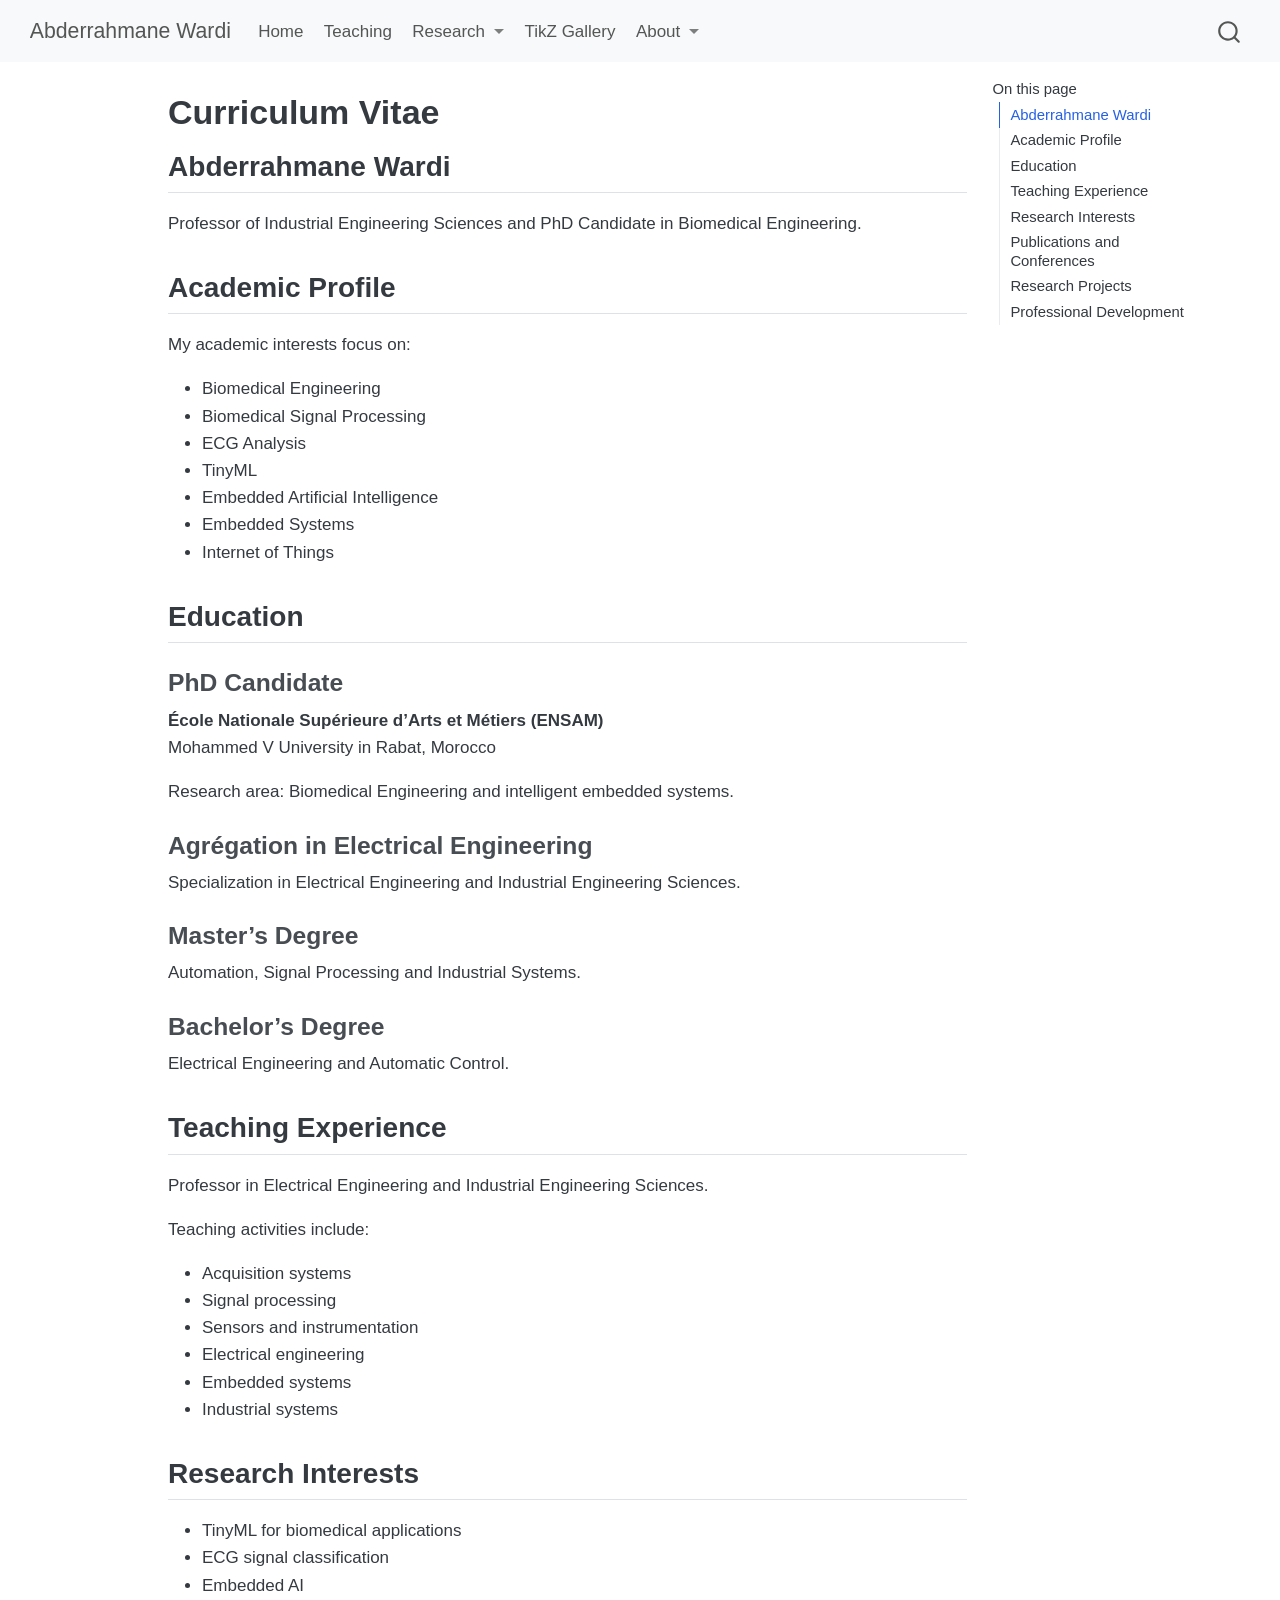
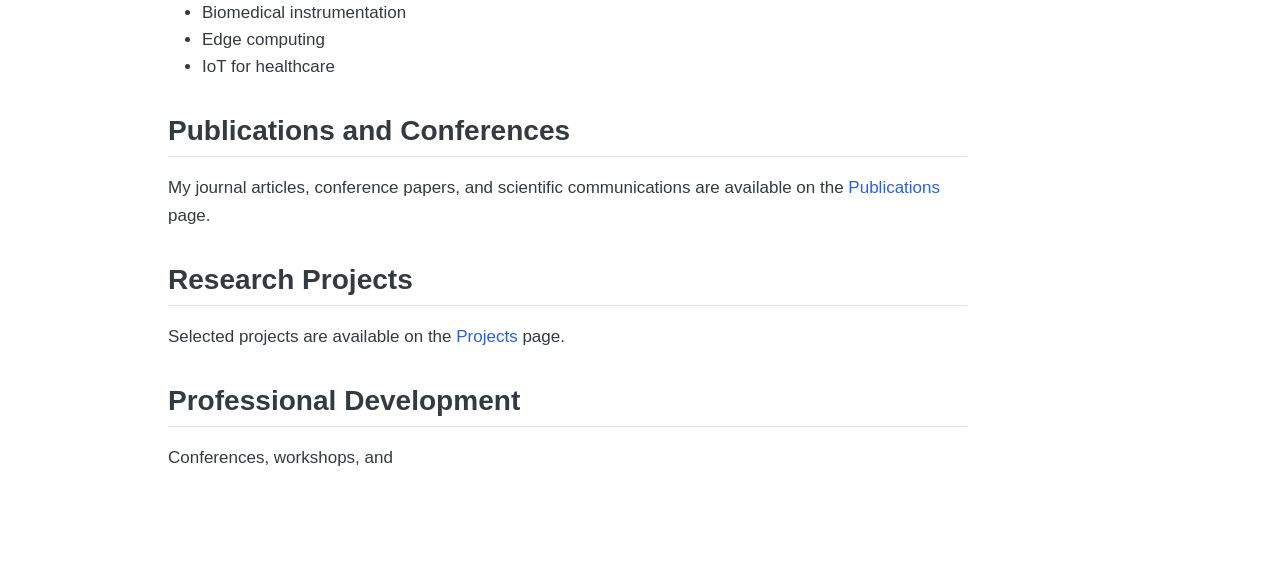
<file: cv.html>
<!DOCTYPE html>
<html xmlns="http://www.w3.org/1999/xhtml" lang="en" xml:lang="en"><head>

<meta charset="utf-8">
<meta name="generator" content="quarto-1.10.18">

<meta name="viewport" content="width=device-width, initial-scale=1.0, user-scalable=yes">


<title>Curriculum Vitae – Abderrahmane Wardi</title>
<style>
/* Default styles provided by pandoc.
** See https://pandoc.org/MANUAL.html#variables-for-html for config info.
*/
span.smallcaps{font-variant: small-caps;}
div.columns{display: flex; gap: 1.5em;}
div.column{flex: auto;}
@media screen {
div.columns{gap: min(4vw, 1.5em);}
div.column{overflow-x: auto;}
}
div.hanging-indent{margin-left: 1.5em; text-indent: -1.5em;}
ul.task-list{list-style: none;}
ul.task-list li input[type="checkbox"] {
  width: 0.8em;
  margin: 0 0.8em 0.2em -1em; /* quarto-specific, see https://github.com/quarto-dev/quarto-cli/issues/4556 */ 
  vertical-align: middle;
}
</style>


<script src="site_libs/quarto-nav/quarto-nav.js"></script>
<script src="site_libs/quarto-nav/headroom.min.js"></script>
<script src="site_libs/clipboard/clipboard.min.js"></script>
<script src="site_libs/quarto-search/autocomplete.umd.js"></script>
<script src="site_libs/quarto-search/fuse.min.js"></script>
<script src="site_libs/quarto-search/quarto-search.js"></script>
<meta name="quarto:offset" content="./">
<script src="site_libs/quarto-html/quarto.js" type="module"></script>
<script src="site_libs/quarto-html/tabsets/tabsets.js" type="module"></script>
<script src="site_libs/quarto-html/popper.min.js"></script>
<script src="site_libs/quarto-html/tippy.umd.min.js"></script>
<script src="site_libs/quarto-html/anchor.min.js"></script>
<link href="site_libs/quarto-html/tippy.css" rel="stylesheet">
<link href="site_libs/quarto-html/quarto-syntax-highlighting-64a204ab8560d761af7679ceaba22944.css" rel="stylesheet" id="quarto-text-highlighting-styles">
<script src="site_libs/bootstrap/bootstrap.min.js"></script>
<link href="site_libs/bootstrap/bootstrap-icons.css" rel="stylesheet">
<link href="site_libs/bootstrap/bootstrap-172ba59bd5e0b52282274ba0c0cc16fc.min.css" rel="stylesheet" append-hash="true" id="quarto-bootstrap" data-mode="light">
<script id="quarto-search-options" type="application/json">{
  "location": "navbar",
  "copy-button": false,
  "collapse-after": 3,
  "panel-placement": "end",
  "type": "overlay",
  "limit": 50,
  "keyboard-shortcut": [
    "f",
    "/",
    "s"
  ],
  "show-item-context": false,
  "language": {
    "search-no-results-text": "No results",
    "search-matching-documents-text": "matching documents",
    "search-copy-link-title": "Copy link to search",
    "search-hide-matches-text": "Hide additional matches",
    "search-more-match-text": "more match in this document",
    "search-more-matches-text": "more matches in this document",
    "search-clear-button-title": "Clear",
    "search-text-placeholder": "",
    "search-detached-cancel-button-title": "Cancel",
    "search-submit-button-title": "Submit",
    "search-label": "Search"
  }
}</script>
<style>html{ scroll-behavior: smooth; }</style>


<link rel="stylesheet" href="styles.css">
</head>

<body class="nav-fixed quarto-light">

<div id="quarto-search-results"></div>
  <header id="quarto-header" class="headroom fixed-top">
    <nav class="navbar navbar-expand-lg " data-bs-theme="dark">
      <div class="navbar-container container-fluid">
      <div class="navbar-brand-container mx-auto">
    <a class="navbar-brand" href="./index.html">
    <span class="navbar-title">Abderrahmane Wardi</span>
    </a>
  </div>
            <div id="quarto-search" class="" title="Search"></div>
          <button class="navbar-toggler" type="button" data-bs-toggle="collapse" data-bs-target="#navbarCollapse" aria-controls="navbarCollapse" role="menu" aria-expanded="false" aria-label="Toggle navigation" onclick="if (window.quartoToggleHeadroom) { window.quartoToggleHeadroom(); }">
  <span class="navbar-toggler-icon"></span>
</button>
          <div class="collapse navbar-collapse" id="navbarCollapse">
            <ul class="navbar-nav navbar-nav-scroll me-auto">
  <li class="nav-item">
    <a class="nav-link" href="./index.html"> 
<span class="menu-text">Home</span></a>
  </li>  
  <li class="nav-item">
    <a class="nav-link" href="./teaching.html"> 
<span class="menu-text">Teaching</span></a>
  </li>  
  <li class="nav-item dropdown ">
    <a class="nav-link dropdown-toggle" href="#" id="nav-menu-research" role="link" data-bs-toggle="dropdown" aria-expanded="false">
 <span class="menu-text">Research</span>
    </a>
    <ul class="dropdown-menu" aria-labelledby="nav-menu-research">    
        <li>
    <a class="dropdown-item" href="./research.html">
 <span class="dropdown-text">Research</span></a>
  </li>  
        <li>
    <a class="dropdown-item" href="./publications.html">
 <span class="dropdown-text">Publications</span></a>
  </li>  
        <li>
    <a class="dropdown-item" href="./presentations.html">
 <span class="dropdown-text">Presentations</span></a>
  </li>  
        <li>
    <a class="dropdown-item" href="./projects.html">
 <span class="dropdown-text">Projects</span></a>
  </li>  
    </ul>
  </li>
  <li class="nav-item">
    <a class="nav-link" href="./tikz.html"> 
<span class="menu-text">TikZ Gallery</span></a>
  </li>  
  <li class="nav-item dropdown ">
    <a class="nav-link dropdown-toggle" href="#" id="nav-menu-about" role="link" data-bs-toggle="dropdown" aria-expanded="false">
 <span class="menu-text">About</span>
    </a>
    <ul class="dropdown-menu" aria-labelledby="nav-menu-about">    
        <li>
    <a class="dropdown-item" href="./about.html">
 <span class="dropdown-text">Profile</span></a>
  </li>  
        <li>
    <a class="dropdown-item" href="./cv.html">
 <span class="dropdown-text">CV</span></a>
  </li>  
        <li>
    <a class="dropdown-item" href="./contact.html">
 <span class="dropdown-text">Contact</span></a>
  </li>  
    </ul>
  </li>
</ul>
          </div> <!-- /navcollapse -->
            <div class="quarto-navbar-tools">
</div>
      </div> <!-- /container-fluid -->
    </nav>
</header>
<!-- content -->
<div id="quarto-content" class="quarto-container page-columns page-rows-contents page-layout-article page-navbar">
<!-- sidebar -->
<!-- margin-sidebar -->
    <div id="quarto-margin-sidebar" class="sidebar margin-sidebar">
        <nav id="TOC" role="doc-toc" class="toc-active">
    <h2 id="toc-title">On this page</h2>
   
  <ul>
  <li><a href="#abderrahmane-wardi" id="toc-abderrahmane-wardi" class="nav-link active" data-scroll-target="#abderrahmane-wardi">Abderrahmane Wardi</a></li>
  <li><a href="#academic-profile" id="toc-academic-profile" class="nav-link" data-scroll-target="#academic-profile">Academic Profile</a></li>
  <li><a href="#education" id="toc-education" class="nav-link" data-scroll-target="#education">Education</a>
  <ul class="collapse">
  <li><a href="#phd-candidate" id="toc-phd-candidate" class="nav-link" data-scroll-target="#phd-candidate">PhD Candidate</a></li>
  <li><a href="#agrégation-in-electrical-engineering" id="toc-agrégation-in-electrical-engineering" class="nav-link" data-scroll-target="#agrégation-in-electrical-engineering">Agrégation in Electrical Engineering</a></li>
  <li><a href="#masters-degree" id="toc-masters-degree" class="nav-link" data-scroll-target="#masters-degree">Master’s Degree</a></li>
  <li><a href="#bachelors-degree" id="toc-bachelors-degree" class="nav-link" data-scroll-target="#bachelors-degree">Bachelor’s Degree</a></li>
  </ul></li>
  <li><a href="#teaching-experience" id="toc-teaching-experience" class="nav-link" data-scroll-target="#teaching-experience">Teaching Experience</a></li>
  <li><a href="#research-interests" id="toc-research-interests" class="nav-link" data-scroll-target="#research-interests">Research Interests</a></li>
  <li><a href="#publications-and-conferences" id="toc-publications-and-conferences" class="nav-link" data-scroll-target="#publications-and-conferences">Publications and Conferences</a></li>
  <li><a href="#research-projects" id="toc-research-projects" class="nav-link" data-scroll-target="#research-projects">Research Projects</a></li>
  <li><a href="#professional-development" id="toc-professional-development" class="nav-link" data-scroll-target="#professional-development">Professional Development</a></li>
  </ul>
</nav>
    </div>
<!-- main -->
<main class="content" id="quarto-document-content">

<header id="title-block-header" class="quarto-title-block default">
<div class="quarto-title">
<h1 class="title">Curriculum Vitae</h1>
</div>



<div class="quarto-title-meta">

    
  
    
  </div>
  


</header>


<section id="abderrahmane-wardi" class="level2">
<h2 class="anchored" data-anchor-id="abderrahmane-wardi">Abderrahmane Wardi</h2>
<p>Professor of Industrial Engineering Sciences and PhD Candidate in Biomedical Engineering.</p>
</section>
<section id="academic-profile" class="level2">
<h2 class="anchored" data-anchor-id="academic-profile">Academic Profile</h2>
<p>My academic interests focus on:</p>
<ul>
<li>Biomedical Engineering</li>
<li>Biomedical Signal Processing</li>
<li>ECG Analysis</li>
<li>TinyML</li>
<li>Embedded Artificial Intelligence</li>
<li>Embedded Systems</li>
<li>Internet of Things</li>
</ul>
</section>
<section id="education" class="level2">
<h2 class="anchored" data-anchor-id="education">Education</h2>
<section id="phd-candidate" class="level3">
<h3 class="anchored" data-anchor-id="phd-candidate">PhD Candidate</h3>
<p><strong>École Nationale Supérieure d’Arts et Métiers (ENSAM)</strong><br>
Mohammed V University in Rabat, Morocco</p>
<p>Research area: Biomedical Engineering and intelligent embedded systems.</p>
</section>
<section id="agrégation-in-electrical-engineering" class="level3">
<h3 class="anchored" data-anchor-id="agrégation-in-electrical-engineering">Agrégation in Electrical Engineering</h3>
<p>Specialization in Electrical Engineering and Industrial Engineering Sciences.</p>
</section>
<section id="masters-degree" class="level3">
<h3 class="anchored" data-anchor-id="masters-degree">Master’s Degree</h3>
<p>Automation, Signal Processing and Industrial Systems.</p>
</section>
<section id="bachelors-degree" class="level3">
<h3 class="anchored" data-anchor-id="bachelors-degree">Bachelor’s Degree</h3>
<p>Electrical Engineering and Automatic Control.</p>
</section>
</section>
<section id="teaching-experience" class="level2">
<h2 class="anchored" data-anchor-id="teaching-experience">Teaching Experience</h2>
<p>Professor in Electrical Engineering and Industrial Engineering Sciences.</p>
<p>Teaching activities include:</p>
<ul>
<li>Acquisition systems</li>
<li>Signal processing</li>
<li>Sensors and instrumentation</li>
<li>Electrical engineering</li>
<li>Embedded systems</li>
<li>Industrial systems</li>
</ul>
</section>
<section id="research-interests" class="level2">
<h2 class="anchored" data-anchor-id="research-interests">Research Interests</h2>
<ul>
<li>TinyML for biomedical applications</li>
<li>ECG signal classification</li>
<li>Embedded AI</li>
<li>Biomedical instrumentation</li>
<li>Edge computing</li>
<li>IoT for healthcare</li>
</ul>
</section>
<section id="publications-and-conferences" class="level2">
<h2 class="anchored" data-anchor-id="publications-and-conferences">Publications and Conferences</h2>
<p>My journal articles, conference papers, and scientific communications are available on the <a href="./publications.html">Publications</a> page.</p>
</section>
<section id="research-projects" class="level2">
<h2 class="anchored" data-anchor-id="research-projects">Research Projects</h2>
<p>Selected projects are available on the <a href="./projects.html">Projects</a> page.</p>
</section>
<section id="professional-development" class="level2">
<h2 class="anchored" data-anchor-id="professional-development">Professional Development</h2>
<p>Conferences, workshops, and</p>


</section>

</main> <!-- /main -->
<script id="quarto-html-after-body" type="application/javascript">
  window.document.addEventListener("DOMContentLoaded", function (event) {
    const icon = "";
    const anchorJS = new window.AnchorJS();
    anchorJS.options = {
      placement: 'right',
      icon: icon
    };
    anchorJS.add('.anchored');
    const isCodeAnnotation = (el) => {
      for (const clz of el.classList) {
        if (clz.startsWith('code-annotation-')) {                     
          return true;
        }
      }
      return false;
    }
    const onCopySuccess = function(e) {
      // button target
      const button = e.trigger;
      // don't keep focus
      button.blur();
      // flash "checked"
      button.classList.add('code-copy-button-checked');
      var currentTitle = button.getAttribute("title");
      button.setAttribute("title", "Copied!");
      let tooltip;
      if (window.bootstrap) {
        button.setAttribute("data-bs-toggle", "tooltip");
        button.setAttribute("data-bs-placement", "left");
        button.setAttribute("data-bs-title", "Copied!");
        tooltip = new bootstrap.Tooltip(button, 
          { trigger: "manual", 
            customClass: "code-copy-button-tooltip",
            offset: [0, -8]});
        tooltip.show();    
      }
      setTimeout(function() {
        if (tooltip) {
          tooltip.hide();
          button.removeAttribute("data-bs-title");
          button.removeAttribute("data-bs-toggle");
          button.removeAttribute("data-bs-placement");
        }
        button.setAttribute("title", currentTitle);
        button.classList.remove('code-copy-button-checked');
      }, 1000);
      // clear code selection
      e.clearSelection();
    }
    const getTextToCopy = function(trigger) {
      const outerScaffold = trigger.parentElement.cloneNode(true);
      const codeEl = outerScaffold.querySelector('code');
      for (const childEl of codeEl.children) {
        if (isCodeAnnotation(childEl)) {
          childEl.remove();
        }
      }
      return codeEl.innerText;
    }
    const clipboard = new window.ClipboardJS('.code-copy-button:not([data-in-quarto-modal])', {
      text: getTextToCopy
    });
    clipboard.on('success', onCopySuccess);
    if (window.document.getElementById('quarto-embedded-source-code-modal')) {
      const clipboardModal = new window.ClipboardJS('.code-copy-button[data-in-quarto-modal]', {
        text: getTextToCopy,
        container: window.document.getElementById('quarto-embedded-source-code-modal')
      });
      clipboardModal.on('success', onCopySuccess);
    }
      var localhostRegex = new RegExp(/^(?:http|https):\/\/localhost\:?[0-9]*\//);
      var mailtoRegex = new RegExp(/^mailto:/);
        var filterRegex = new RegExp("https:\/\/abderrahmanewardi\.github\.io");
      var isInternal = (href) => {
          return filterRegex.test(href) || localhostRegex.test(href) || mailtoRegex.test(href);
      }
      // Inspect non-navigation links and adorn them if external
     var links = window.document.querySelectorAll('a[href]:not(.nav-link):not(.navbar-brand):not(.toc-action):not(.sidebar-link):not(.sidebar-item-toggle):not(.pagination-link):not(.no-external):not([aria-hidden]):not(.dropdown-item):not(.quarto-navigation-tool):not(.about-link)');
      for (var i=0; i<links.length; i++) {
        const link = links[i];
        if (!isInternal(link.href)) {
          // undo the damage that might have been done by quarto-nav.js in the case of
          // links that we want to consider external
          if (link.dataset.originalHref !== undefined) {
            link.href = link.dataset.originalHref;
          }
            // target, if specified
            link.setAttribute("target", "_blank");
            if (link.getAttribute("rel") === null) {
              link.setAttribute("rel", "noopener");
            }
        }
      }
    function tippyHover(el, contentFn, onTriggerFn, onUntriggerFn) {
      const config = {
        allowHTML: true,
        maxWidth: 500,
        delay: 100,
        arrow: false,
        appendTo: function(el) {
            return el.parentElement;
        },
        interactive: true,
        interactiveBorder: 10,
        theme: 'quarto',
        placement: 'bottom-start',
      };
      if (contentFn) {
        config.content = contentFn;
      }
      if (onTriggerFn) {
        config.onTrigger = onTriggerFn;
      }
      if (onUntriggerFn) {
        config.onUntrigger = onUntriggerFn;
      }
      window.tippy(el, config); 
    }
    const noterefs = window.document.querySelectorAll('a[role="doc-noteref"]');
    for (var i=0; i<noterefs.length; i++) {
      const ref = noterefs[i];
      tippyHover(ref, function() {
        // use id or data attribute instead here
        let href = ref.getAttribute('data-footnote-href') || ref.getAttribute('href');
        try { href = new URL(href).hash; } catch {}
        const id = href.replace(/^#\/?/, "");
        const note = window.document.getElementById(id);
        if (note) {
          return note.innerHTML;
        } else {
          return "";
        }
      });
    }
    const xrefs = window.document.querySelectorAll('a.quarto-xref');
    const processXRef = (id, note) => {
      // Strip column container classes
      const stripColumnClz = (el) => {
        el.classList.remove("page-full", "page-columns");
        if (el.children) {
          for (const child of el.children) {
            stripColumnClz(child);
          }
        }
      }
      stripColumnClz(note)
      if (id === null || id.startsWith('sec-')) {
        // Special case sections, only their first couple elements
        const container = document.createElement("div");
        if (note.children && note.children.length > 2) {
          container.appendChild(note.children[0].cloneNode(true));
          for (let i = 1; i < note.children.length; i++) {
            const child = note.children[i];
            if (child.tagName === "P" && child.innerText === "") {
              continue;
            } else {
              container.appendChild(child.cloneNode(true));
              break;
            }
          }
          if (window.Quarto?.typesetMath) {
            window.Quarto.typesetMath(container);
          }
          return container.innerHTML
        } else {
          if (window.Quarto?.typesetMath) {
            window.Quarto.typesetMath(note);
          }
          return note.innerHTML;
        }
      } else {
        // Remove any anchor links if they are present
        const anchorLink = note.querySelector('a.anchorjs-link');
        if (anchorLink) {
          anchorLink.remove();
        }
        if (window.Quarto?.typesetMath) {
          window.Quarto.typesetMath(note);
        }
        if (note.classList.contains("callout")) {
          return note.outerHTML;
        } else {
          return note.innerHTML;
        }
      }
    }
    for (var i=0; i<xrefs.length; i++) {
      const xref = xrefs[i];
      tippyHover(xref, undefined, function(instance) {
        instance.disable();
        let url = xref.getAttribute('href');
        let hash = undefined; 
        if (url.startsWith('#')) {
          hash = url;
        } else {
          try { hash = new URL(url).hash; } catch {}
        }
        if (hash) {
          const id = hash.replace(/^#\/?/, "");
          const note = window.document.getElementById(id);
          if (note !== null) {
            try {
              const html = processXRef(id, note.cloneNode(true));
              instance.setContent(html);
            } finally {
              instance.enable();
              instance.show();
            }
          } else {
            // See if we can fetch this
            fetch(url.split('#')[0])
            .then(res => res.text())
            .then(html => {
              const parser = new DOMParser();
              const htmlDoc = parser.parseFromString(html, "text/html");
              const note = htmlDoc.getElementById(id);
              if (note !== null) {
                const html = processXRef(id, note);
                instance.setContent(html);
              } 
            }).finally(() => {
              instance.enable();
              instance.show();
            });
          }
        } else {
          // See if we can fetch a full url (with no hash to target)
          // This is a special case and we should probably do some content thinning / targeting
          fetch(url)
          .then(res => res.text())
          .then(html => {
            const parser = new DOMParser();
            const htmlDoc = parser.parseFromString(html, "text/html");
            const note = htmlDoc.querySelector('main.content');
            if (note !== null) {
              // This should only happen for chapter cross references
              // (since there is no id in the URL)
              // remove the first header
              if (note.children.length > 0 && note.children[0].tagName === "HEADER") {
                note.children[0].remove();
              }
              const html = processXRef(null, note);
              instance.setContent(html);
            } 
          }).finally(() => {
            instance.enable();
            instance.show();
          });
        }
      }, function(instance) {
      });
    }
        let selectedAnnoteEl;
        const selectorForAnnotation = ( cell, annotation) => {
          let cellAttr = 'data-code-cell="' + cell + '"';
          let lineAttr = 'data-code-annotation="' +  annotation + '"';
          const selector = 'span[' + cellAttr + '][' + lineAttr + ']';
          return selector;
        }
        const selectCodeLines = (annoteEl) => {
          const doc = window.document;
          const targetCell = annoteEl.getAttribute("data-target-cell");
          const targetAnnotation = annoteEl.getAttribute("data-target-annotation");
          const annoteSpan = window.document.querySelector(selectorForAnnotation(targetCell, targetAnnotation));
          const lines = annoteSpan.getAttribute("data-code-lines").split(",");
          const lineIds = lines.map((line) => {
            return targetCell + "-" + line;
          })
          let top = null;
          let height = null;
          let parent = null;
          if (lineIds.length > 0) {
              //compute the position of the single el (top and bottom and make a div)
              const el = window.document.getElementById(lineIds[0]);
              top = el.offsetTop;
              height = el.offsetHeight;
              parent = el.parentElement.parentElement;
            if (lineIds.length > 1) {
              const lastEl = window.document.getElementById(lineIds[lineIds.length - 1]);
              const bottom = lastEl.offsetTop + lastEl.offsetHeight;
              height = bottom - top;
            }
            if (top !== null && height !== null && parent !== null) {
              // cook up a div (if necessary) and position it 
              let div = window.document.getElementById("code-annotation-line-highlight");
              if (div === null) {
                div = window.document.createElement("div");
                div.setAttribute("id", "code-annotation-line-highlight");
                div.style.position = 'absolute';
                parent.appendChild(div);
              }
              div.style.top = top - 2 + "px";
              div.style.height = height + 4 + "px";
              div.style.left = 0;
              let gutterDiv = window.document.getElementById("code-annotation-line-highlight-gutter");
              if (gutterDiv === null) {
                gutterDiv = window.document.createElement("div");
                gutterDiv.setAttribute("id", "code-annotation-line-highlight-gutter");
                gutterDiv.style.position = 'absolute';
                const codeCell = window.document.getElementById(targetCell);
                const gutter = codeCell.querySelector('.code-annotation-gutter');
                gutter.appendChild(gutterDiv);
              }
              gutterDiv.style.top = top - 2 + "px";
              gutterDiv.style.height = height + 4 + "px";
            }
            selectedAnnoteEl = annoteEl;
          }
        };
        const unselectCodeLines = () => {
          const elementsIds = ["code-annotation-line-highlight", "code-annotation-line-highlight-gutter"];
          elementsIds.forEach((elId) => {
            const div = window.document.getElementById(elId);
            if (div) {
              div.remove();
            }
          });
          selectedAnnoteEl = undefined;
        };
          // Handle positioning of the toggle
      window.addEventListener(
        "resize",
        throttle(() => {
          elRect = undefined;
          if (selectedAnnoteEl) {
            selectCodeLines(selectedAnnoteEl);
          }
        }, 10)
      );
      function throttle(fn, ms) {
      let throttle = false;
      let timer;
        return (...args) => {
          if(!throttle) { // first call gets through
              fn.apply(this, args);
              throttle = true;
          } else { // all the others get throttled
              if(timer) clearTimeout(timer); // cancel #2
              timer = setTimeout(() => {
                fn.apply(this, args);
                timer = throttle = false;
              }, ms);
          }
        };
      }
        // Attach click handler to the DT
        const annoteDls = window.document.querySelectorAll('dt[data-target-cell]');
        for (const annoteDlNode of annoteDls) {
          annoteDlNode.addEventListener('click', (event) => {
            const clickedEl = event.target;
            if (clickedEl !== selectedAnnoteEl) {
              unselectCodeLines();
              const activeEl = window.document.querySelector('dt[data-target-cell].code-annotation-active');
              if (activeEl) {
                activeEl.classList.remove('code-annotation-active');
              }
              selectCodeLines(clickedEl);
              clickedEl.classList.add('code-annotation-active');
            } else {
              // Unselect the line
              unselectCodeLines();
              clickedEl.classList.remove('code-annotation-active');
            }
          });
        }
    const findCites = (el) => {
      const parentEl = el.parentElement;
      if (parentEl) {
        const cites = parentEl.dataset.cites;
        if (cites) {
          return {
            el,
            cites: cites.split(' ')
          };
        } else {
          return findCites(el.parentElement)
        }
      } else {
        return undefined;
      }
    };
    var bibliorefs = window.document.querySelectorAll('a[role="doc-biblioref"]');
    for (var i=0; i<bibliorefs.length; i++) {
      const ref = bibliorefs[i];
      const citeInfo = findCites(ref);
      if (citeInfo) {
        tippyHover(citeInfo.el, function() {
          var popup = window.document.createElement('div');
          citeInfo.cites.forEach(function(cite) {
            var citeDiv = window.document.createElement('div');
            citeDiv.classList.add('hanging-indent');
            citeDiv.classList.add('csl-entry');
            var biblioDiv = window.document.getElementById('ref-' + cite);
            if (biblioDiv) {
              citeDiv.innerHTML = biblioDiv.innerHTML;
            }
            popup.appendChild(citeDiv);
          });
          return popup.innerHTML;
        });
      }
    }
  });
  </script>
</div> <!-- /content -->




<script src="site_libs/quarto-html/zenscroll-min.js"></script>
</body></html>
</file>
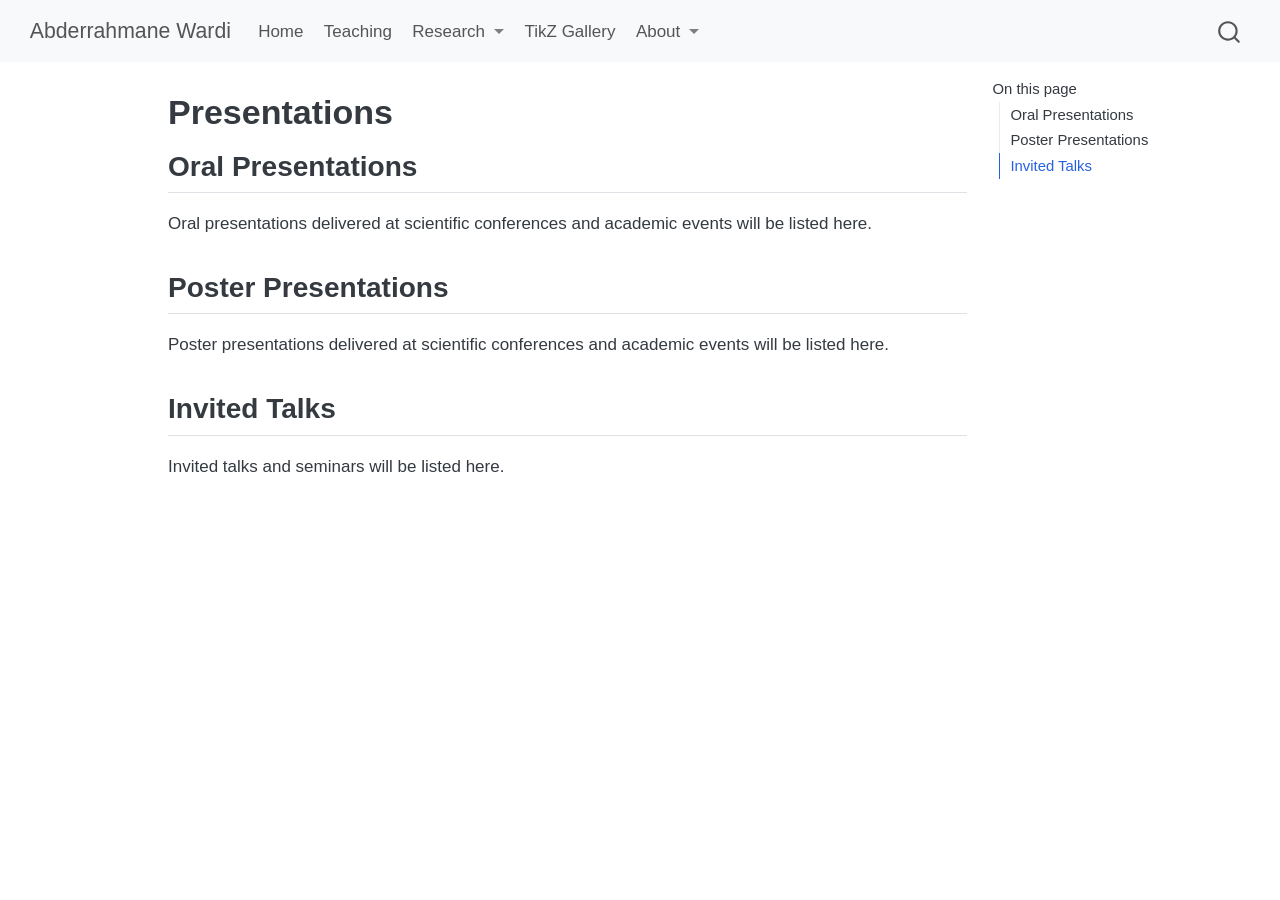
<file: presentations.html>
<!DOCTYPE html>
<html xmlns="http://www.w3.org/1999/xhtml" lang="en" xml:lang="en"><head>

<meta charset="utf-8">
<meta name="generator" content="quarto-1.10.18">

<meta name="viewport" content="width=device-width, initial-scale=1.0, user-scalable=yes">


<title>Presentations – Abderrahmane Wardi</title>
<style>
/* Default styles provided by pandoc.
** See https://pandoc.org/MANUAL.html#variables-for-html for config info.
*/
span.smallcaps{font-variant: small-caps;}
div.columns{display: flex; gap: 1.5em;}
div.column{flex: auto;}
@media screen {
div.columns{gap: min(4vw, 1.5em);}
div.column{overflow-x: auto;}
}
div.hanging-indent{margin-left: 1.5em; text-indent: -1.5em;}
ul.task-list{list-style: none;}
ul.task-list li input[type="checkbox"] {
  width: 0.8em;
  margin: 0 0.8em 0.2em -1em; /* quarto-specific, see https://github.com/quarto-dev/quarto-cli/issues/4556 */ 
  vertical-align: middle;
}
</style>


<script src="site_libs/quarto-nav/quarto-nav.js"></script>
<script src="site_libs/quarto-nav/headroom.min.js"></script>
<script src="site_libs/clipboard/clipboard.min.js"></script>
<script src="site_libs/quarto-search/autocomplete.umd.js"></script>
<script src="site_libs/quarto-search/fuse.min.js"></script>
<script src="site_libs/quarto-search/quarto-search.js"></script>
<meta name="quarto:offset" content="./">
<script src="site_libs/quarto-html/quarto.js" type="module"></script>
<script src="site_libs/quarto-html/tabsets/tabsets.js" type="module"></script>
<script src="site_libs/quarto-html/popper.min.js"></script>
<script src="site_libs/quarto-html/tippy.umd.min.js"></script>
<script src="site_libs/quarto-html/anchor.min.js"></script>
<link href="site_libs/quarto-html/tippy.css" rel="stylesheet">
<link href="site_libs/quarto-html/quarto-syntax-highlighting-64a204ab8560d761af7679ceaba22944.css" rel="stylesheet" id="quarto-text-highlighting-styles">
<script src="site_libs/bootstrap/bootstrap.min.js"></script>
<link href="site_libs/bootstrap/bootstrap-icons.css" rel="stylesheet">
<link href="site_libs/bootstrap/bootstrap-172ba59bd5e0b52282274ba0c0cc16fc.min.css" rel="stylesheet" append-hash="true" id="quarto-bootstrap" data-mode="light">
<script id="quarto-search-options" type="application/json">{
  "location": "navbar",
  "copy-button": false,
  "collapse-after": 3,
  "panel-placement": "end",
  "type": "overlay",
  "limit": 50,
  "keyboard-shortcut": [
    "f",
    "/",
    "s"
  ],
  "show-item-context": false,
  "language": {
    "search-no-results-text": "No results",
    "search-matching-documents-text": "matching documents",
    "search-copy-link-title": "Copy link to search",
    "search-hide-matches-text": "Hide additional matches",
    "search-more-match-text": "more match in this document",
    "search-more-matches-text": "more matches in this document",
    "search-clear-button-title": "Clear",
    "search-text-placeholder": "",
    "search-detached-cancel-button-title": "Cancel",
    "search-submit-button-title": "Submit",
    "search-label": "Search"
  }
}</script>
<style>html{ scroll-behavior: smooth; }</style>


<link rel="stylesheet" href="styles.css">
</head>

<body class="nav-fixed quarto-light">

<div id="quarto-search-results"></div>
  <header id="quarto-header" class="headroom fixed-top">
    <nav class="navbar navbar-expand-lg " data-bs-theme="dark">
      <div class="navbar-container container-fluid">
      <div class="navbar-brand-container mx-auto">
    <a class="navbar-brand" href="./index.html">
    <span class="navbar-title">Abderrahmane Wardi</span>
    </a>
  </div>
            <div id="quarto-search" class="" title="Search"></div>
          <button class="navbar-toggler" type="button" data-bs-toggle="collapse" data-bs-target="#navbarCollapse" aria-controls="navbarCollapse" role="menu" aria-expanded="false" aria-label="Toggle navigation" onclick="if (window.quartoToggleHeadroom) { window.quartoToggleHeadroom(); }">
  <span class="navbar-toggler-icon"></span>
</button>
          <div class="collapse navbar-collapse" id="navbarCollapse">
            <ul class="navbar-nav navbar-nav-scroll me-auto">
  <li class="nav-item">
    <a class="nav-link" href="./index.html"> 
<span class="menu-text">Home</span></a>
  </li>  
  <li class="nav-item">
    <a class="nav-link" href="./teaching.html"> 
<span class="menu-text">Teaching</span></a>
  </li>  
  <li class="nav-item dropdown ">
    <a class="nav-link dropdown-toggle" href="#" id="nav-menu-research" role="link" data-bs-toggle="dropdown" aria-expanded="false">
 <span class="menu-text">Research</span>
    </a>
    <ul class="dropdown-menu" aria-labelledby="nav-menu-research">    
        <li>
    <a class="dropdown-item" href="./research.html">
 <span class="dropdown-text">Research</span></a>
  </li>  
        <li>
    <a class="dropdown-item" href="./publications.html">
 <span class="dropdown-text">Publications</span></a>
  </li>  
        <li>
    <a class="dropdown-item" href="./presentations.html">
 <span class="dropdown-text">Presentations</span></a>
  </li>  
        <li>
    <a class="dropdown-item" href="./projects.html">
 <span class="dropdown-text">Projects</span></a>
  </li>  
    </ul>
  </li>
  <li class="nav-item">
    <a class="nav-link" href="./tikz.html"> 
<span class="menu-text">TikZ Gallery</span></a>
  </li>  
  <li class="nav-item dropdown ">
    <a class="nav-link dropdown-toggle" href="#" id="nav-menu-about" role="link" data-bs-toggle="dropdown" aria-expanded="false">
 <span class="menu-text">About</span>
    </a>
    <ul class="dropdown-menu" aria-labelledby="nav-menu-about">    
        <li>
    <a class="dropdown-item" href="./about.html">
 <span class="dropdown-text">Profile</span></a>
  </li>  
        <li>
    <a class="dropdown-item" href="./cv.html">
 <span class="dropdown-text">CV</span></a>
  </li>  
        <li>
    <a class="dropdown-item" href="./contact.html">
 <span class="dropdown-text">Contact</span></a>
  </li>  
    </ul>
  </li>
</ul>
          </div> <!-- /navcollapse -->
            <div class="quarto-navbar-tools">
</div>
      </div> <!-- /container-fluid -->
    </nav>
</header>
<!-- content -->
<div id="quarto-content" class="quarto-container page-columns page-rows-contents page-layout-article page-navbar">
<!-- sidebar -->
<!-- margin-sidebar -->
    <div id="quarto-margin-sidebar" class="sidebar margin-sidebar">
        <nav id="TOC" role="doc-toc" class="toc-active">
    <h2 id="toc-title">On this page</h2>
   
  <ul>
  <li><a href="#oral-presentations" id="toc-oral-presentations" class="nav-link active" data-scroll-target="#oral-presentations">Oral Presentations</a></li>
  <li><a href="#poster-presentations" id="toc-poster-presentations" class="nav-link" data-scroll-target="#poster-presentations">Poster Presentations</a></li>
  <li><a href="#invited-talks" id="toc-invited-talks" class="nav-link" data-scroll-target="#invited-talks">Invited Talks</a></li>
  </ul>
</nav>
    </div>
<!-- main -->
<main class="content" id="quarto-document-content">

<header id="title-block-header" class="quarto-title-block default">
<div class="quarto-title">
<h1 class="title">Presentations</h1>
</div>



<div class="quarto-title-meta">

    
  
    
  </div>
  


</header>


<section id="oral-presentations" class="level2">
<h2 class="anchored" data-anchor-id="oral-presentations">Oral Presentations</h2>
<p>Oral presentations delivered at scientific conferences and academic events will be listed here.</p>
</section>
<section id="poster-presentations" class="level2">
<h2 class="anchored" data-anchor-id="poster-presentations">Poster Presentations</h2>
<p>Poster presentations delivered at scientific conferences and academic events will be listed here.</p>
</section>
<section id="invited-talks" class="level2">
<h2 class="anchored" data-anchor-id="invited-talks">Invited Talks</h2>
<p>Invited talks and seminars will be listed here.</p>


</section>

</main> <!-- /main -->
<script id="quarto-html-after-body" type="application/javascript">
  window.document.addEventListener("DOMContentLoaded", function (event) {
    const icon = "";
    const anchorJS = new window.AnchorJS();
    anchorJS.options = {
      placement: 'right',
      icon: icon
    };
    anchorJS.add('.anchored');
    const isCodeAnnotation = (el) => {
      for (const clz of el.classList) {
        if (clz.startsWith('code-annotation-')) {                     
          return true;
        }
      }
      return false;
    }
    const onCopySuccess = function(e) {
      // button target
      const button = e.trigger;
      // don't keep focus
      button.blur();
      // flash "checked"
      button.classList.add('code-copy-button-checked');
      var currentTitle = button.getAttribute("title");
      button.setAttribute("title", "Copied!");
      let tooltip;
      if (window.bootstrap) {
        button.setAttribute("data-bs-toggle", "tooltip");
        button.setAttribute("data-bs-placement", "left");
        button.setAttribute("data-bs-title", "Copied!");
        tooltip = new bootstrap.Tooltip(button, 
          { trigger: "manual", 
            customClass: "code-copy-button-tooltip",
            offset: [0, -8]});
        tooltip.show();    
      }
      setTimeout(function() {
        if (tooltip) {
          tooltip.hide();
          button.removeAttribute("data-bs-title");
          button.removeAttribute("data-bs-toggle");
          button.removeAttribute("data-bs-placement");
        }
        button.setAttribute("title", currentTitle);
        button.classList.remove('code-copy-button-checked');
      }, 1000);
      // clear code selection
      e.clearSelection();
    }
    const getTextToCopy = function(trigger) {
      const outerScaffold = trigger.parentElement.cloneNode(true);
      const codeEl = outerScaffold.querySelector('code');
      for (const childEl of codeEl.children) {
        if (isCodeAnnotation(childEl)) {
          childEl.remove();
        }
      }
      return codeEl.innerText;
    }
    const clipboard = new window.ClipboardJS('.code-copy-button:not([data-in-quarto-modal])', {
      text: getTextToCopy
    });
    clipboard.on('success', onCopySuccess);
    if (window.document.getElementById('quarto-embedded-source-code-modal')) {
      const clipboardModal = new window.ClipboardJS('.code-copy-button[data-in-quarto-modal]', {
        text: getTextToCopy,
        container: window.document.getElementById('quarto-embedded-source-code-modal')
      });
      clipboardModal.on('success', onCopySuccess);
    }
      var localhostRegex = new RegExp(/^(?:http|https):\/\/localhost\:?[0-9]*\//);
      var mailtoRegex = new RegExp(/^mailto:/);
        var filterRegex = new RegExp("https:\/\/abderrahmanewardi\.github\.io");
      var isInternal = (href) => {
          return filterRegex.test(href) || localhostRegex.test(href) || mailtoRegex.test(href);
      }
      // Inspect non-navigation links and adorn them if external
     var links = window.document.querySelectorAll('a[href]:not(.nav-link):not(.navbar-brand):not(.toc-action):not(.sidebar-link):not(.sidebar-item-toggle):not(.pagination-link):not(.no-external):not([aria-hidden]):not(.dropdown-item):not(.quarto-navigation-tool):not(.about-link)');
      for (var i=0; i<links.length; i++) {
        const link = links[i];
        if (!isInternal(link.href)) {
          // undo the damage that might have been done by quarto-nav.js in the case of
          // links that we want to consider external
          if (link.dataset.originalHref !== undefined) {
            link.href = link.dataset.originalHref;
          }
            // target, if specified
            link.setAttribute("target", "_blank");
            if (link.getAttribute("rel") === null) {
              link.setAttribute("rel", "noopener");
            }
        }
      }
    function tippyHover(el, contentFn, onTriggerFn, onUntriggerFn) {
      const config = {
        allowHTML: true,
        maxWidth: 500,
        delay: 100,
        arrow: false,
        appendTo: function(el) {
            return el.parentElement;
        },
        interactive: true,
        interactiveBorder: 10,
        theme: 'quarto',
        placement: 'bottom-start',
      };
      if (contentFn) {
        config.content = contentFn;
      }
      if (onTriggerFn) {
        config.onTrigger = onTriggerFn;
      }
      if (onUntriggerFn) {
        config.onUntrigger = onUntriggerFn;
      }
      window.tippy(el, config); 
    }
    const noterefs = window.document.querySelectorAll('a[role="doc-noteref"]');
    for (var i=0; i<noterefs.length; i++) {
      const ref = noterefs[i];
      tippyHover(ref, function() {
        // use id or data attribute instead here
        let href = ref.getAttribute('data-footnote-href') || ref.getAttribute('href');
        try { href = new URL(href).hash; } catch {}
        const id = href.replace(/^#\/?/, "");
        const note = window.document.getElementById(id);
        if (note) {
          return note.innerHTML;
        } else {
          return "";
        }
      });
    }
    const xrefs = window.document.querySelectorAll('a.quarto-xref');
    const processXRef = (id, note) => {
      // Strip column container classes
      const stripColumnClz = (el) => {
        el.classList.remove("page-full", "page-columns");
        if (el.children) {
          for (const child of el.children) {
            stripColumnClz(child);
          }
        }
      }
      stripColumnClz(note)
      if (id === null || id.startsWith('sec-')) {
        // Special case sections, only their first couple elements
        const container = document.createElement("div");
        if (note.children && note.children.length > 2) {
          container.appendChild(note.children[0].cloneNode(true));
          for (let i = 1; i < note.children.length; i++) {
            const child = note.children[i];
            if (child.tagName === "P" && child.innerText === "") {
              continue;
            } else {
              container.appendChild(child.cloneNode(true));
              break;
            }
          }
          if (window.Quarto?.typesetMath) {
            window.Quarto.typesetMath(container);
          }
          return container.innerHTML
        } else {
          if (window.Quarto?.typesetMath) {
            window.Quarto.typesetMath(note);
          }
          return note.innerHTML;
        }
      } else {
        // Remove any anchor links if they are present
        const anchorLink = note.querySelector('a.anchorjs-link');
        if (anchorLink) {
          anchorLink.remove();
        }
        if (window.Quarto?.typesetMath) {
          window.Quarto.typesetMath(note);
        }
        if (note.classList.contains("callout")) {
          return note.outerHTML;
        } else {
          return note.innerHTML;
        }
      }
    }
    for (var i=0; i<xrefs.length; i++) {
      const xref = xrefs[i];
      tippyHover(xref, undefined, function(instance) {
        instance.disable();
        let url = xref.getAttribute('href');
        let hash = undefined; 
        if (url.startsWith('#')) {
          hash = url;
        } else {
          try { hash = new URL(url).hash; } catch {}
        }
        if (hash) {
          const id = hash.replace(/^#\/?/, "");
          const note = window.document.getElementById(id);
          if (note !== null) {
            try {
              const html = processXRef(id, note.cloneNode(true));
              instance.setContent(html);
            } finally {
              instance.enable();
              instance.show();
            }
          } else {
            // See if we can fetch this
            fetch(url.split('#')[0])
            .then(res => res.text())
            .then(html => {
              const parser = new DOMParser();
              const htmlDoc = parser.parseFromString(html, "text/html");
              const note = htmlDoc.getElementById(id);
              if (note !== null) {
                const html = processXRef(id, note);
                instance.setContent(html);
              } 
            }).finally(() => {
              instance.enable();
              instance.show();
            });
          }
        } else {
          // See if we can fetch a full url (with no hash to target)
          // This is a special case and we should probably do some content thinning / targeting
          fetch(url)
          .then(res => res.text())
          .then(html => {
            const parser = new DOMParser();
            const htmlDoc = parser.parseFromString(html, "text/html");
            const note = htmlDoc.querySelector('main.content');
            if (note !== null) {
              // This should only happen for chapter cross references
              // (since there is no id in the URL)
              // remove the first header
              if (note.children.length > 0 && note.children[0].tagName === "HEADER") {
                note.children[0].remove();
              }
              const html = processXRef(null, note);
              instance.setContent(html);
            } 
          }).finally(() => {
            instance.enable();
            instance.show();
          });
        }
      }, function(instance) {
      });
    }
        let selectedAnnoteEl;
        const selectorForAnnotation = ( cell, annotation) => {
          let cellAttr = 'data-code-cell="' + cell + '"';
          let lineAttr = 'data-code-annotation="' +  annotation + '"';
          const selector = 'span[' + cellAttr + '][' + lineAttr + ']';
          return selector;
        }
        const selectCodeLines = (annoteEl) => {
          const doc = window.document;
          const targetCell = annoteEl.getAttribute("data-target-cell");
          const targetAnnotation = annoteEl.getAttribute("data-target-annotation");
          const annoteSpan = window.document.querySelector(selectorForAnnotation(targetCell, targetAnnotation));
          const lines = annoteSpan.getAttribute("data-code-lines").split(",");
          const lineIds = lines.map((line) => {
            return targetCell + "-" + line;
          })
          let top = null;
          let height = null;
          let parent = null;
          if (lineIds.length > 0) {
              //compute the position of the single el (top and bottom and make a div)
              const el = window.document.getElementById(lineIds[0]);
              top = el.offsetTop;
              height = el.offsetHeight;
              parent = el.parentElement.parentElement;
            if (lineIds.length > 1) {
              const lastEl = window.document.getElementById(lineIds[lineIds.length - 1]);
              const bottom = lastEl.offsetTop + lastEl.offsetHeight;
              height = bottom - top;
            }
            if (top !== null && height !== null && parent !== null) {
              // cook up a div (if necessary) and position it 
              let div = window.document.getElementById("code-annotation-line-highlight");
              if (div === null) {
                div = window.document.createElement("div");
                div.setAttribute("id", "code-annotation-line-highlight");
                div.style.position = 'absolute';
                parent.appendChild(div);
              }
              div.style.top = top - 2 + "px";
              div.style.height = height + 4 + "px";
              div.style.left = 0;
              let gutterDiv = window.document.getElementById("code-annotation-line-highlight-gutter");
              if (gutterDiv === null) {
                gutterDiv = window.document.createElement("div");
                gutterDiv.setAttribute("id", "code-annotation-line-highlight-gutter");
                gutterDiv.style.position = 'absolute';
                const codeCell = window.document.getElementById(targetCell);
                const gutter = codeCell.querySelector('.code-annotation-gutter');
                gutter.appendChild(gutterDiv);
              }
              gutterDiv.style.top = top - 2 + "px";
              gutterDiv.style.height = height + 4 + "px";
            }
            selectedAnnoteEl = annoteEl;
          }
        };
        const unselectCodeLines = () => {
          const elementsIds = ["code-annotation-line-highlight", "code-annotation-line-highlight-gutter"];
          elementsIds.forEach((elId) => {
            const div = window.document.getElementById(elId);
            if (div) {
              div.remove();
            }
          });
          selectedAnnoteEl = undefined;
        };
          // Handle positioning of the toggle
      window.addEventListener(
        "resize",
        throttle(() => {
          elRect = undefined;
          if (selectedAnnoteEl) {
            selectCodeLines(selectedAnnoteEl);
          }
        }, 10)
      );
      function throttle(fn, ms) {
      let throttle = false;
      let timer;
        return (...args) => {
          if(!throttle) { // first call gets through
              fn.apply(this, args);
              throttle = true;
          } else { // all the others get throttled
              if(timer) clearTimeout(timer); // cancel #2
              timer = setTimeout(() => {
                fn.apply(this, args);
                timer = throttle = false;
              }, ms);
          }
        };
      }
        // Attach click handler to the DT
        const annoteDls = window.document.querySelectorAll('dt[data-target-cell]');
        for (const annoteDlNode of annoteDls) {
          annoteDlNode.addEventListener('click', (event) => {
            const clickedEl = event.target;
            if (clickedEl !== selectedAnnoteEl) {
              unselectCodeLines();
              const activeEl = window.document.querySelector('dt[data-target-cell].code-annotation-active');
              if (activeEl) {
                activeEl.classList.remove('code-annotation-active');
              }
              selectCodeLines(clickedEl);
              clickedEl.classList.add('code-annotation-active');
            } else {
              // Unselect the line
              unselectCodeLines();
              clickedEl.classList.remove('code-annotation-active');
            }
          });
        }
    const findCites = (el) => {
      const parentEl = el.parentElement;
      if (parentEl) {
        const cites = parentEl.dataset.cites;
        if (cites) {
          return {
            el,
            cites: cites.split(' ')
          };
        } else {
          return findCites(el.parentElement)
        }
      } else {
        return undefined;
      }
    };
    var bibliorefs = window.document.querySelectorAll('a[role="doc-biblioref"]');
    for (var i=0; i<bibliorefs.length; i++) {
      const ref = bibliorefs[i];
      const citeInfo = findCites(ref);
      if (citeInfo) {
        tippyHover(citeInfo.el, function() {
          var popup = window.document.createElement('div');
          citeInfo.cites.forEach(function(cite) {
            var citeDiv = window.document.createElement('div');
            citeDiv.classList.add('hanging-indent');
            citeDiv.classList.add('csl-entry');
            var biblioDiv = window.document.getElementById('ref-' + cite);
            if (biblioDiv) {
              citeDiv.innerHTML = biblioDiv.innerHTML;
            }
            popup.appendChild(citeDiv);
          });
          return popup.innerHTML;
        });
      }
    }
  });
  </script>
</div> <!-- /content -->




<script src="site_libs/quarto-html/zenscroll-min.js"></script>
</body></html>
</file>
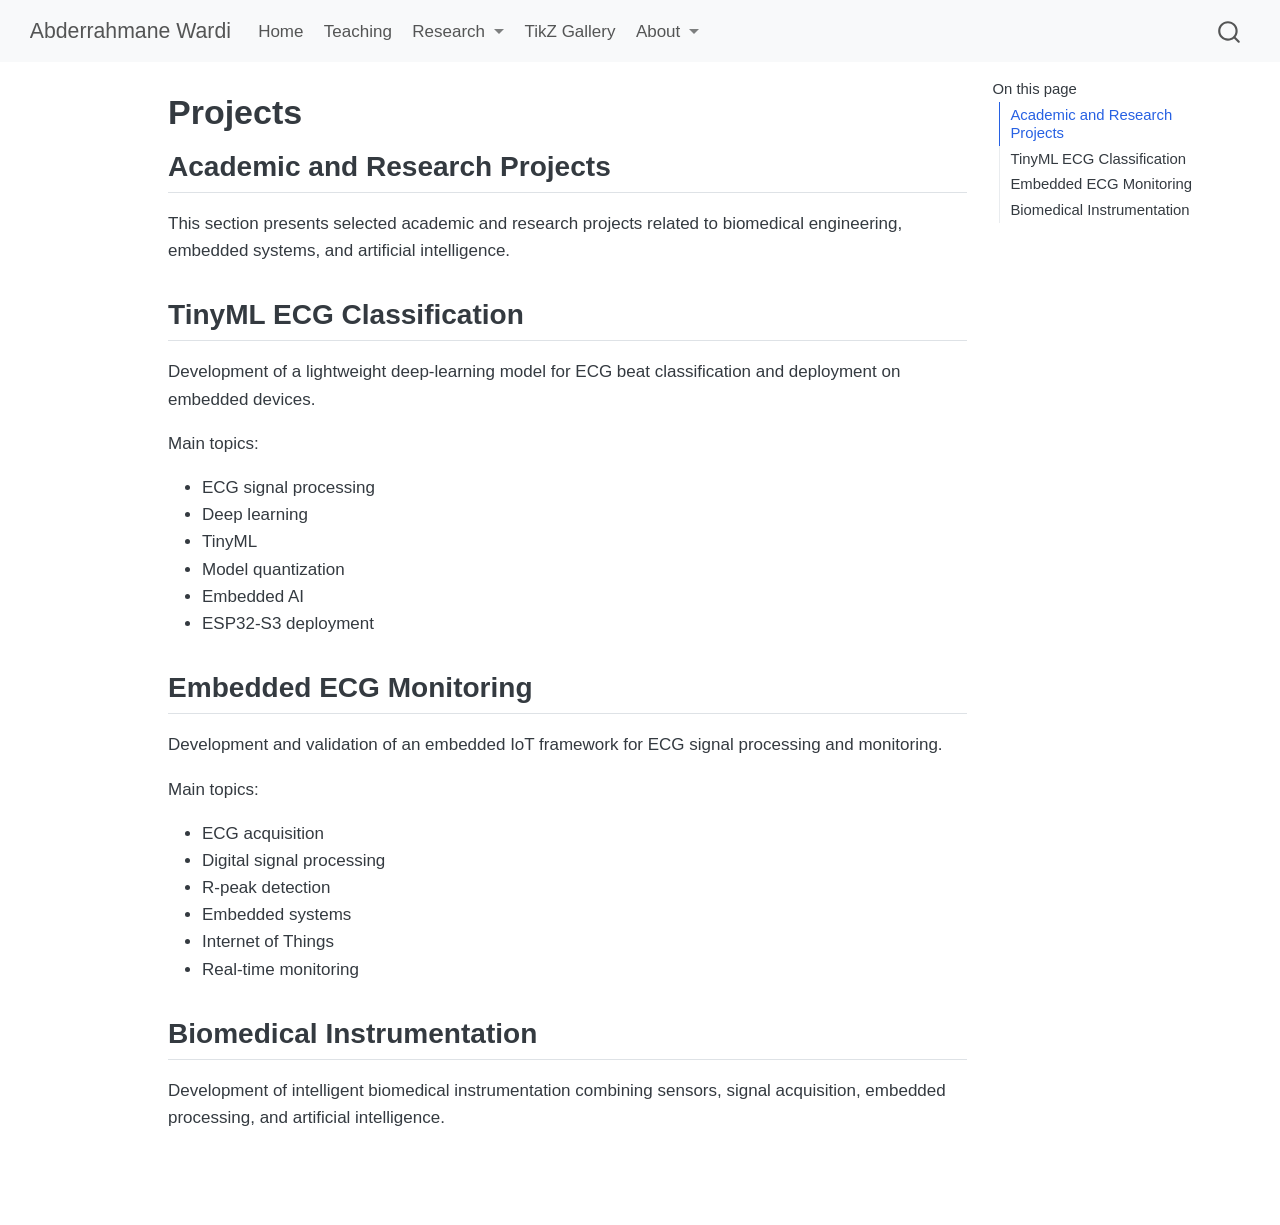
<file: projects.html>
<!DOCTYPE html>
<html xmlns="http://www.w3.org/1999/xhtml" lang="en" xml:lang="en"><head>

<meta charset="utf-8">
<meta name="generator" content="quarto-1.10.18">

<meta name="viewport" content="width=device-width, initial-scale=1.0, user-scalable=yes">


<title>Projects – Abderrahmane Wardi</title>
<style>
/* Default styles provided by pandoc.
** See https://pandoc.org/MANUAL.html#variables-for-html for config info.
*/
span.smallcaps{font-variant: small-caps;}
div.columns{display: flex; gap: 1.5em;}
div.column{flex: auto;}
@media screen {
div.columns{gap: min(4vw, 1.5em);}
div.column{overflow-x: auto;}
}
div.hanging-indent{margin-left: 1.5em; text-indent: -1.5em;}
ul.task-list{list-style: none;}
ul.task-list li input[type="checkbox"] {
  width: 0.8em;
  margin: 0 0.8em 0.2em -1em; /* quarto-specific, see https://github.com/quarto-dev/quarto-cli/issues/4556 */ 
  vertical-align: middle;
}
</style>


<script src="site_libs/quarto-nav/quarto-nav.js"></script>
<script src="site_libs/quarto-nav/headroom.min.js"></script>
<script src="site_libs/clipboard/clipboard.min.js"></script>
<script src="site_libs/quarto-search/autocomplete.umd.js"></script>
<script src="site_libs/quarto-search/fuse.min.js"></script>
<script src="site_libs/quarto-search/quarto-search.js"></script>
<meta name="quarto:offset" content="./">
<script src="site_libs/quarto-html/quarto.js" type="module"></script>
<script src="site_libs/quarto-html/tabsets/tabsets.js" type="module"></script>
<script src="site_libs/quarto-html/popper.min.js"></script>
<script src="site_libs/quarto-html/tippy.umd.min.js"></script>
<script src="site_libs/quarto-html/anchor.min.js"></script>
<link href="site_libs/quarto-html/tippy.css" rel="stylesheet">
<link href="site_libs/quarto-html/quarto-syntax-highlighting-64a204ab8560d761af7679ceaba22944.css" rel="stylesheet" id="quarto-text-highlighting-styles">
<script src="site_libs/bootstrap/bootstrap.min.js"></script>
<link href="site_libs/bootstrap/bootstrap-icons.css" rel="stylesheet">
<link href="site_libs/bootstrap/bootstrap-172ba59bd5e0b52282274ba0c0cc16fc.min.css" rel="stylesheet" append-hash="true" id="quarto-bootstrap" data-mode="light">
<script id="quarto-search-options" type="application/json">{
  "location": "navbar",
  "copy-button": false,
  "collapse-after": 3,
  "panel-placement": "end",
  "type": "overlay",
  "limit": 50,
  "keyboard-shortcut": [
    "f",
    "/",
    "s"
  ],
  "show-item-context": false,
  "language": {
    "search-no-results-text": "No results",
    "search-matching-documents-text": "matching documents",
    "search-copy-link-title": "Copy link to search",
    "search-hide-matches-text": "Hide additional matches",
    "search-more-match-text": "more match in this document",
    "search-more-matches-text": "more matches in this document",
    "search-clear-button-title": "Clear",
    "search-text-placeholder": "",
    "search-detached-cancel-button-title": "Cancel",
    "search-submit-button-title": "Submit",
    "search-label": "Search"
  }
}</script>
<style>html{ scroll-behavior: smooth; }</style>


<link rel="stylesheet" href="styles.css">
</head>

<body class="nav-fixed quarto-light">

<div id="quarto-search-results"></div>
  <header id="quarto-header" class="headroom fixed-top">
    <nav class="navbar navbar-expand-lg " data-bs-theme="dark">
      <div class="navbar-container container-fluid">
      <div class="navbar-brand-container mx-auto">
    <a class="navbar-brand" href="./index.html">
    <span class="navbar-title">Abderrahmane Wardi</span>
    </a>
  </div>
            <div id="quarto-search" class="" title="Search"></div>
          <button class="navbar-toggler" type="button" data-bs-toggle="collapse" data-bs-target="#navbarCollapse" aria-controls="navbarCollapse" role="menu" aria-expanded="false" aria-label="Toggle navigation" onclick="if (window.quartoToggleHeadroom) { window.quartoToggleHeadroom(); }">
  <span class="navbar-toggler-icon"></span>
</button>
          <div class="collapse navbar-collapse" id="navbarCollapse">
            <ul class="navbar-nav navbar-nav-scroll me-auto">
  <li class="nav-item">
    <a class="nav-link" href="./index.html"> 
<span class="menu-text">Home</span></a>
  </li>  
  <li class="nav-item">
    <a class="nav-link" href="./teaching.html"> 
<span class="menu-text">Teaching</span></a>
  </li>  
  <li class="nav-item dropdown ">
    <a class="nav-link dropdown-toggle" href="#" id="nav-menu-research" role="link" data-bs-toggle="dropdown" aria-expanded="false">
 <span class="menu-text">Research</span>
    </a>
    <ul class="dropdown-menu" aria-labelledby="nav-menu-research">    
        <li>
    <a class="dropdown-item" href="./research.html">
 <span class="dropdown-text">Research</span></a>
  </li>  
        <li>
    <a class="dropdown-item" href="./publications.html">
 <span class="dropdown-text">Publications</span></a>
  </li>  
        <li>
    <a class="dropdown-item" href="./presentations.html">
 <span class="dropdown-text">Presentations</span></a>
  </li>  
        <li>
    <a class="dropdown-item" href="./projects.html">
 <span class="dropdown-text">Projects</span></a>
  </li>  
    </ul>
  </li>
  <li class="nav-item">
    <a class="nav-link" href="./tikz.html"> 
<span class="menu-text">TikZ Gallery</span></a>
  </li>  
  <li class="nav-item dropdown ">
    <a class="nav-link dropdown-toggle" href="#" id="nav-menu-about" role="link" data-bs-toggle="dropdown" aria-expanded="false">
 <span class="menu-text">About</span>
    </a>
    <ul class="dropdown-menu" aria-labelledby="nav-menu-about">    
        <li>
    <a class="dropdown-item" href="./about.html">
 <span class="dropdown-text">Profile</span></a>
  </li>  
        <li>
    <a class="dropdown-item" href="./cv.html">
 <span class="dropdown-text">CV</span></a>
  </li>  
        <li>
    <a class="dropdown-item" href="./contact.html">
 <span class="dropdown-text">Contact</span></a>
  </li>  
    </ul>
  </li>
</ul>
          </div> <!-- /navcollapse -->
            <div class="quarto-navbar-tools">
</div>
      </div> <!-- /container-fluid -->
    </nav>
</header>
<!-- content -->
<div id="quarto-content" class="quarto-container page-columns page-rows-contents page-layout-article page-navbar">
<!-- sidebar -->
<!-- margin-sidebar -->
    <div id="quarto-margin-sidebar" class="sidebar margin-sidebar">
        <nav id="TOC" role="doc-toc" class="toc-active">
    <h2 id="toc-title">On this page</h2>
   
  <ul>
  <li><a href="#academic-and-research-projects" id="toc-academic-and-research-projects" class="nav-link active" data-scroll-target="#academic-and-research-projects">Academic and Research Projects</a></li>
  <li><a href="#tinyml-ecg-classification" id="toc-tinyml-ecg-classification" class="nav-link" data-scroll-target="#tinyml-ecg-classification">TinyML ECG Classification</a></li>
  <li><a href="#embedded-ecg-monitoring" id="toc-embedded-ecg-monitoring" class="nav-link" data-scroll-target="#embedded-ecg-monitoring">Embedded ECG Monitoring</a></li>
  <li><a href="#biomedical-instrumentation" id="toc-biomedical-instrumentation" class="nav-link" data-scroll-target="#biomedical-instrumentation">Biomedical Instrumentation</a></li>
  </ul>
</nav>
    </div>
<!-- main -->
<main class="content" id="quarto-document-content">

<header id="title-block-header" class="quarto-title-block default">
<div class="quarto-title">
<h1 class="title">Projects</h1>
</div>



<div class="quarto-title-meta">

    
  
    
  </div>
  


</header>


<section id="academic-and-research-projects" class="level2">
<h2 class="anchored" data-anchor-id="academic-and-research-projects">Academic and Research Projects</h2>
<p>This section presents selected academic and research projects related to biomedical engineering, embedded systems, and artificial intelligence.</p>
</section>
<section id="tinyml-ecg-classification" class="level2">
<h2 class="anchored" data-anchor-id="tinyml-ecg-classification">TinyML ECG Classification</h2>
<p>Development of a lightweight deep-learning model for ECG beat classification and deployment on embedded devices.</p>
<p>Main topics:</p>
<ul>
<li>ECG signal processing</li>
<li>Deep learning</li>
<li>TinyML</li>
<li>Model quantization</li>
<li>Embedded AI</li>
<li>ESP32-S3 deployment</li>
</ul>
</section>
<section id="embedded-ecg-monitoring" class="level2">
<h2 class="anchored" data-anchor-id="embedded-ecg-monitoring">Embedded ECG Monitoring</h2>
<p>Development and validation of an embedded IoT framework for ECG signal processing and monitoring.</p>
<p>Main topics:</p>
<ul>
<li>ECG acquisition</li>
<li>Digital signal processing</li>
<li>R-peak detection</li>
<li>Embedded systems</li>
<li>Internet of Things</li>
<li>Real-time monitoring</li>
</ul>
</section>
<section id="biomedical-instrumentation" class="level2">
<h2 class="anchored" data-anchor-id="biomedical-instrumentation">Biomedical Instrumentation</h2>
<p>Development of intelligent biomedical instrumentation combining sensors, signal acquisition, embedded processing, and artificial intelligence.</p>


</section>

</main> <!-- /main -->
<script id="quarto-html-after-body" type="application/javascript">
  window.document.addEventListener("DOMContentLoaded", function (event) {
    const icon = "";
    const anchorJS = new window.AnchorJS();
    anchorJS.options = {
      placement: 'right',
      icon: icon
    };
    anchorJS.add('.anchored');
    const isCodeAnnotation = (el) => {
      for (const clz of el.classList) {
        if (clz.startsWith('code-annotation-')) {                     
          return true;
        }
      }
      return false;
    }
    const onCopySuccess = function(e) {
      // button target
      const button = e.trigger;
      // don't keep focus
      button.blur();
      // flash "checked"
      button.classList.add('code-copy-button-checked');
      var currentTitle = button.getAttribute("title");
      button.setAttribute("title", "Copied!");
      let tooltip;
      if (window.bootstrap) {
        button.setAttribute("data-bs-toggle", "tooltip");
        button.setAttribute("data-bs-placement", "left");
        button.setAttribute("data-bs-title", "Copied!");
        tooltip = new bootstrap.Tooltip(button, 
          { trigger: "manual", 
            customClass: "code-copy-button-tooltip",
            offset: [0, -8]});
        tooltip.show();    
      }
      setTimeout(function() {
        if (tooltip) {
          tooltip.hide();
          button.removeAttribute("data-bs-title");
          button.removeAttribute("data-bs-toggle");
          button.removeAttribute("data-bs-placement");
        }
        button.setAttribute("title", currentTitle);
        button.classList.remove('code-copy-button-checked');
      }, 1000);
      // clear code selection
      e.clearSelection();
    }
    const getTextToCopy = function(trigger) {
      const outerScaffold = trigger.parentElement.cloneNode(true);
      const codeEl = outerScaffold.querySelector('code');
      for (const childEl of codeEl.children) {
        if (isCodeAnnotation(childEl)) {
          childEl.remove();
        }
      }
      return codeEl.innerText;
    }
    const clipboard = new window.ClipboardJS('.code-copy-button:not([data-in-quarto-modal])', {
      text: getTextToCopy
    });
    clipboard.on('success', onCopySuccess);
    if (window.document.getElementById('quarto-embedded-source-code-modal')) {
      const clipboardModal = new window.ClipboardJS('.code-copy-button[data-in-quarto-modal]', {
        text: getTextToCopy,
        container: window.document.getElementById('quarto-embedded-source-code-modal')
      });
      clipboardModal.on('success', onCopySuccess);
    }
      var localhostRegex = new RegExp(/^(?:http|https):\/\/localhost\:?[0-9]*\//);
      var mailtoRegex = new RegExp(/^mailto:/);
        var filterRegex = new RegExp("https:\/\/abderrahmanewardi\.github\.io");
      var isInternal = (href) => {
          return filterRegex.test(href) || localhostRegex.test(href) || mailtoRegex.test(href);
      }
      // Inspect non-navigation links and adorn them if external
     var links = window.document.querySelectorAll('a[href]:not(.nav-link):not(.navbar-brand):not(.toc-action):not(.sidebar-link):not(.sidebar-item-toggle):not(.pagination-link):not(.no-external):not([aria-hidden]):not(.dropdown-item):not(.quarto-navigation-tool):not(.about-link)');
      for (var i=0; i<links.length; i++) {
        const link = links[i];
        if (!isInternal(link.href)) {
          // undo the damage that might have been done by quarto-nav.js in the case of
          // links that we want to consider external
          if (link.dataset.originalHref !== undefined) {
            link.href = link.dataset.originalHref;
          }
            // target, if specified
            link.setAttribute("target", "_blank");
            if (link.getAttribute("rel") === null) {
              link.setAttribute("rel", "noopener");
            }
        }
      }
    function tippyHover(el, contentFn, onTriggerFn, onUntriggerFn) {
      const config = {
        allowHTML: true,
        maxWidth: 500,
        delay: 100,
        arrow: false,
        appendTo: function(el) {
            return el.parentElement;
        },
        interactive: true,
        interactiveBorder: 10,
        theme: 'quarto',
        placement: 'bottom-start',
      };
      if (contentFn) {
        config.content = contentFn;
      }
      if (onTriggerFn) {
        config.onTrigger = onTriggerFn;
      }
      if (onUntriggerFn) {
        config.onUntrigger = onUntriggerFn;
      }
      window.tippy(el, config); 
    }
    const noterefs = window.document.querySelectorAll('a[role="doc-noteref"]');
    for (var i=0; i<noterefs.length; i++) {
      const ref = noterefs[i];
      tippyHover(ref, function() {
        // use id or data attribute instead here
        let href = ref.getAttribute('data-footnote-href') || ref.getAttribute('href');
        try { href = new URL(href).hash; } catch {}
        const id = href.replace(/^#\/?/, "");
        const note = window.document.getElementById(id);
        if (note) {
          return note.innerHTML;
        } else {
          return "";
        }
      });
    }
    const xrefs = window.document.querySelectorAll('a.quarto-xref');
    const processXRef = (id, note) => {
      // Strip column container classes
      const stripColumnClz = (el) => {
        el.classList.remove("page-full", "page-columns");
        if (el.children) {
          for (const child of el.children) {
            stripColumnClz(child);
          }
        }
      }
      stripColumnClz(note)
      if (id === null || id.startsWith('sec-')) {
        // Special case sections, only their first couple elements
        const container = document.createElement("div");
        if (note.children && note.children.length > 2) {
          container.appendChild(note.children[0].cloneNode(true));
          for (let i = 1; i < note.children.length; i++) {
            const child = note.children[i];
            if (child.tagName === "P" && child.innerText === "") {
              continue;
            } else {
              container.appendChild(child.cloneNode(true));
              break;
            }
          }
          if (window.Quarto?.typesetMath) {
            window.Quarto.typesetMath(container);
          }
          return container.innerHTML
        } else {
          if (window.Quarto?.typesetMath) {
            window.Quarto.typesetMath(note);
          }
          return note.innerHTML;
        }
      } else {
        // Remove any anchor links if they are present
        const anchorLink = note.querySelector('a.anchorjs-link');
        if (anchorLink) {
          anchorLink.remove();
        }
        if (window.Quarto?.typesetMath) {
          window.Quarto.typesetMath(note);
        }
        if (note.classList.contains("callout")) {
          return note.outerHTML;
        } else {
          return note.innerHTML;
        }
      }
    }
    for (var i=0; i<xrefs.length; i++) {
      const xref = xrefs[i];
      tippyHover(xref, undefined, function(instance) {
        instance.disable();
        let url = xref.getAttribute('href');
        let hash = undefined; 
        if (url.startsWith('#')) {
          hash = url;
        } else {
          try { hash = new URL(url).hash; } catch {}
        }
        if (hash) {
          const id = hash.replace(/^#\/?/, "");
          const note = window.document.getElementById(id);
          if (note !== null) {
            try {
              const html = processXRef(id, note.cloneNode(true));
              instance.setContent(html);
            } finally {
              instance.enable();
              instance.show();
            }
          } else {
            // See if we can fetch this
            fetch(url.split('#')[0])
            .then(res => res.text())
            .then(html => {
              const parser = new DOMParser();
              const htmlDoc = parser.parseFromString(html, "text/html");
              const note = htmlDoc.getElementById(id);
              if (note !== null) {
                const html = processXRef(id, note);
                instance.setContent(html);
              } 
            }).finally(() => {
              instance.enable();
              instance.show();
            });
          }
        } else {
          // See if we can fetch a full url (with no hash to target)
          // This is a special case and we should probably do some content thinning / targeting
          fetch(url)
          .then(res => res.text())
          .then(html => {
            const parser = new DOMParser();
            const htmlDoc = parser.parseFromString(html, "text/html");
            const note = htmlDoc.querySelector('main.content');
            if (note !== null) {
              // This should only happen for chapter cross references
              // (since there is no id in the URL)
              // remove the first header
              if (note.children.length > 0 && note.children[0].tagName === "HEADER") {
                note.children[0].remove();
              }
              const html = processXRef(null, note);
              instance.setContent(html);
            } 
          }).finally(() => {
            instance.enable();
            instance.show();
          });
        }
      }, function(instance) {
      });
    }
        let selectedAnnoteEl;
        const selectorForAnnotation = ( cell, annotation) => {
          let cellAttr = 'data-code-cell="' + cell + '"';
          let lineAttr = 'data-code-annotation="' +  annotation + '"';
          const selector = 'span[' + cellAttr + '][' + lineAttr + ']';
          return selector;
        }
        const selectCodeLines = (annoteEl) => {
          const doc = window.document;
          const targetCell = annoteEl.getAttribute("data-target-cell");
          const targetAnnotation = annoteEl.getAttribute("data-target-annotation");
          const annoteSpan = window.document.querySelector(selectorForAnnotation(targetCell, targetAnnotation));
          const lines = annoteSpan.getAttribute("data-code-lines").split(",");
          const lineIds = lines.map((line) => {
            return targetCell + "-" + line;
          })
          let top = null;
          let height = null;
          let parent = null;
          if (lineIds.length > 0) {
              //compute the position of the single el (top and bottom and make a div)
              const el = window.document.getElementById(lineIds[0]);
              top = el.offsetTop;
              height = el.offsetHeight;
              parent = el.parentElement.parentElement;
            if (lineIds.length > 1) {
              const lastEl = window.document.getElementById(lineIds[lineIds.length - 1]);
              const bottom = lastEl.offsetTop + lastEl.offsetHeight;
              height = bottom - top;
            }
            if (top !== null && height !== null && parent !== null) {
              // cook up a div (if necessary) and position it 
              let div = window.document.getElementById("code-annotation-line-highlight");
              if (div === null) {
                div = window.document.createElement("div");
                div.setAttribute("id", "code-annotation-line-highlight");
                div.style.position = 'absolute';
                parent.appendChild(div);
              }
              div.style.top = top - 2 + "px";
              div.style.height = height + 4 + "px";
              div.style.left = 0;
              let gutterDiv = window.document.getElementById("code-annotation-line-highlight-gutter");
              if (gutterDiv === null) {
                gutterDiv = window.document.createElement("div");
                gutterDiv.setAttribute("id", "code-annotation-line-highlight-gutter");
                gutterDiv.style.position = 'absolute';
                const codeCell = window.document.getElementById(targetCell);
                const gutter = codeCell.querySelector('.code-annotation-gutter');
                gutter.appendChild(gutterDiv);
              }
              gutterDiv.style.top = top - 2 + "px";
              gutterDiv.style.height = height + 4 + "px";
            }
            selectedAnnoteEl = annoteEl;
          }
        };
        const unselectCodeLines = () => {
          const elementsIds = ["code-annotation-line-highlight", "code-annotation-line-highlight-gutter"];
          elementsIds.forEach((elId) => {
            const div = window.document.getElementById(elId);
            if (div) {
              div.remove();
            }
          });
          selectedAnnoteEl = undefined;
        };
          // Handle positioning of the toggle
      window.addEventListener(
        "resize",
        throttle(() => {
          elRect = undefined;
          if (selectedAnnoteEl) {
            selectCodeLines(selectedAnnoteEl);
          }
        }, 10)
      );
      function throttle(fn, ms) {
      let throttle = false;
      let timer;
        return (...args) => {
          if(!throttle) { // first call gets through
              fn.apply(this, args);
              throttle = true;
          } else { // all the others get throttled
              if(timer) clearTimeout(timer); // cancel #2
              timer = setTimeout(() => {
                fn.apply(this, args);
                timer = throttle = false;
              }, ms);
          }
        };
      }
        // Attach click handler to the DT
        const annoteDls = window.document.querySelectorAll('dt[data-target-cell]');
        for (const annoteDlNode of annoteDls) {
          annoteDlNode.addEventListener('click', (event) => {
            const clickedEl = event.target;
            if (clickedEl !== selectedAnnoteEl) {
              unselectCodeLines();
              const activeEl = window.document.querySelector('dt[data-target-cell].code-annotation-active');
              if (activeEl) {
                activeEl.classList.remove('code-annotation-active');
              }
              selectCodeLines(clickedEl);
              clickedEl.classList.add('code-annotation-active');
            } else {
              // Unselect the line
              unselectCodeLines();
              clickedEl.classList.remove('code-annotation-active');
            }
          });
        }
    const findCites = (el) => {
      const parentEl = el.parentElement;
      if (parentEl) {
        const cites = parentEl.dataset.cites;
        if (cites) {
          return {
            el,
            cites: cites.split(' ')
          };
        } else {
          return findCites(el.parentElement)
        }
      } else {
        return undefined;
      }
    };
    var bibliorefs = window.document.querySelectorAll('a[role="doc-biblioref"]');
    for (var i=0; i<bibliorefs.length; i++) {
      const ref = bibliorefs[i];
      const citeInfo = findCites(ref);
      if (citeInfo) {
        tippyHover(citeInfo.el, function() {
          var popup = window.document.createElement('div');
          citeInfo.cites.forEach(function(cite) {
            var citeDiv = window.document.createElement('div');
            citeDiv.classList.add('hanging-indent');
            citeDiv.classList.add('csl-entry');
            var biblioDiv = window.document.getElementById('ref-' + cite);
            if (biblioDiv) {
              citeDiv.innerHTML = biblioDiv.innerHTML;
            }
            popup.appendChild(citeDiv);
          });
          return popup.innerHTML;
        });
      }
    }
  });
  </script>
</div> <!-- /content -->




<script src="site_libs/quarto-html/zenscroll-min.js"></script>
</body></html>
</file>
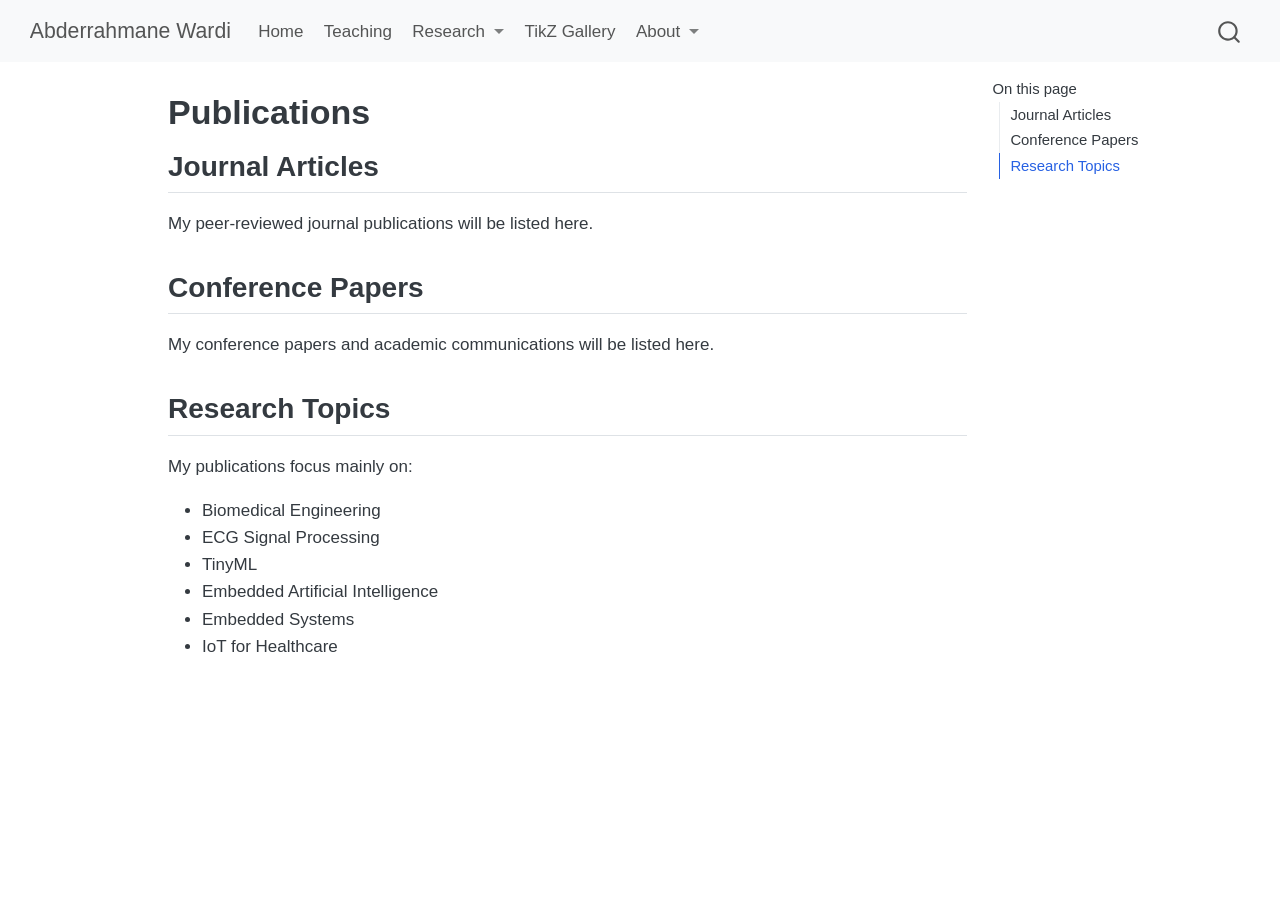
<file: publications.html>
<!DOCTYPE html>
<html xmlns="http://www.w3.org/1999/xhtml" lang="en" xml:lang="en"><head>

<meta charset="utf-8">
<meta name="generator" content="quarto-1.10.18">

<meta name="viewport" content="width=device-width, initial-scale=1.0, user-scalable=yes">


<title>Publications – Abderrahmane Wardi</title>
<style>
/* Default styles provided by pandoc.
** See https://pandoc.org/MANUAL.html#variables-for-html for config info.
*/
span.smallcaps{font-variant: small-caps;}
div.columns{display: flex; gap: 1.5em;}
div.column{flex: auto;}
@media screen {
div.columns{gap: min(4vw, 1.5em);}
div.column{overflow-x: auto;}
}
div.hanging-indent{margin-left: 1.5em; text-indent: -1.5em;}
ul.task-list{list-style: none;}
ul.task-list li input[type="checkbox"] {
  width: 0.8em;
  margin: 0 0.8em 0.2em -1em; /* quarto-specific, see https://github.com/quarto-dev/quarto-cli/issues/4556 */ 
  vertical-align: middle;
}
</style>


<script src="site_libs/quarto-nav/quarto-nav.js"></script>
<script src="site_libs/quarto-nav/headroom.min.js"></script>
<script src="site_libs/clipboard/clipboard.min.js"></script>
<script src="site_libs/quarto-search/autocomplete.umd.js"></script>
<script src="site_libs/quarto-search/fuse.min.js"></script>
<script src="site_libs/quarto-search/quarto-search.js"></script>
<meta name="quarto:offset" content="./">
<script src="site_libs/quarto-html/quarto.js" type="module"></script>
<script src="site_libs/quarto-html/tabsets/tabsets.js" type="module"></script>
<script src="site_libs/quarto-html/popper.min.js"></script>
<script src="site_libs/quarto-html/tippy.umd.min.js"></script>
<script src="site_libs/quarto-html/anchor.min.js"></script>
<link href="site_libs/quarto-html/tippy.css" rel="stylesheet">
<link href="site_libs/quarto-html/quarto-syntax-highlighting-64a204ab8560d761af7679ceaba22944.css" rel="stylesheet" id="quarto-text-highlighting-styles">
<script src="site_libs/bootstrap/bootstrap.min.js"></script>
<link href="site_libs/bootstrap/bootstrap-icons.css" rel="stylesheet">
<link href="site_libs/bootstrap/bootstrap-172ba59bd5e0b52282274ba0c0cc16fc.min.css" rel="stylesheet" append-hash="true" id="quarto-bootstrap" data-mode="light">
<script id="quarto-search-options" type="application/json">{
  "location": "navbar",
  "copy-button": false,
  "collapse-after": 3,
  "panel-placement": "end",
  "type": "overlay",
  "limit": 50,
  "keyboard-shortcut": [
    "f",
    "/",
    "s"
  ],
  "show-item-context": false,
  "language": {
    "search-no-results-text": "No results",
    "search-matching-documents-text": "matching documents",
    "search-copy-link-title": "Copy link to search",
    "search-hide-matches-text": "Hide additional matches",
    "search-more-match-text": "more match in this document",
    "search-more-matches-text": "more matches in this document",
    "search-clear-button-title": "Clear",
    "search-text-placeholder": "",
    "search-detached-cancel-button-title": "Cancel",
    "search-submit-button-title": "Submit",
    "search-label": "Search"
  }
}</script>
<style>html{ scroll-behavior: smooth; }</style>


<link rel="stylesheet" href="styles.css">
</head>

<body class="nav-fixed quarto-light">

<div id="quarto-search-results"></div>
  <header id="quarto-header" class="headroom fixed-top">
    <nav class="navbar navbar-expand-lg " data-bs-theme="dark">
      <div class="navbar-container container-fluid">
      <div class="navbar-brand-container mx-auto">
    <a class="navbar-brand" href="./index.html">
    <span class="navbar-title">Abderrahmane Wardi</span>
    </a>
  </div>
            <div id="quarto-search" class="" title="Search"></div>
          <button class="navbar-toggler" type="button" data-bs-toggle="collapse" data-bs-target="#navbarCollapse" aria-controls="navbarCollapse" role="menu" aria-expanded="false" aria-label="Toggle navigation" onclick="if (window.quartoToggleHeadroom) { window.quartoToggleHeadroom(); }">
  <span class="navbar-toggler-icon"></span>
</button>
          <div class="collapse navbar-collapse" id="navbarCollapse">
            <ul class="navbar-nav navbar-nav-scroll me-auto">
  <li class="nav-item">
    <a class="nav-link" href="./index.html"> 
<span class="menu-text">Home</span></a>
  </li>  
  <li class="nav-item">
    <a class="nav-link" href="./teaching.html"> 
<span class="menu-text">Teaching</span></a>
  </li>  
  <li class="nav-item dropdown ">
    <a class="nav-link dropdown-toggle" href="#" id="nav-menu-research" role="link" data-bs-toggle="dropdown" aria-expanded="false">
 <span class="menu-text">Research</span>
    </a>
    <ul class="dropdown-menu" aria-labelledby="nav-menu-research">    
        <li>
    <a class="dropdown-item" href="./research.html">
 <span class="dropdown-text">Research</span></a>
  </li>  
        <li>
    <a class="dropdown-item" href="./publications.html">
 <span class="dropdown-text">Publications</span></a>
  </li>  
        <li>
    <a class="dropdown-item" href="./presentations.html">
 <span class="dropdown-text">Presentations</span></a>
  </li>  
        <li>
    <a class="dropdown-item" href="./projects.html">
 <span class="dropdown-text">Projects</span></a>
  </li>  
    </ul>
  </li>
  <li class="nav-item">
    <a class="nav-link" href="./tikz.html"> 
<span class="menu-text">TikZ Gallery</span></a>
  </li>  
  <li class="nav-item dropdown ">
    <a class="nav-link dropdown-toggle" href="#" id="nav-menu-about" role="link" data-bs-toggle="dropdown" aria-expanded="false">
 <span class="menu-text">About</span>
    </a>
    <ul class="dropdown-menu" aria-labelledby="nav-menu-about">    
        <li>
    <a class="dropdown-item" href="./about.html">
 <span class="dropdown-text">Profile</span></a>
  </li>  
        <li>
    <a class="dropdown-item" href="./cv.html">
 <span class="dropdown-text">CV</span></a>
  </li>  
        <li>
    <a class="dropdown-item" href="./contact.html">
 <span class="dropdown-text">Contact</span></a>
  </li>  
    </ul>
  </li>
</ul>
          </div> <!-- /navcollapse -->
            <div class="quarto-navbar-tools">
</div>
      </div> <!-- /container-fluid -->
    </nav>
</header>
<!-- content -->
<div id="quarto-content" class="quarto-container page-columns page-rows-contents page-layout-article page-navbar">
<!-- sidebar -->
<!-- margin-sidebar -->
    <div id="quarto-margin-sidebar" class="sidebar margin-sidebar">
        <nav id="TOC" role="doc-toc" class="toc-active">
    <h2 id="toc-title">On this page</h2>
   
  <ul>
  <li><a href="#journal-articles" id="toc-journal-articles" class="nav-link active" data-scroll-target="#journal-articles">Journal Articles</a></li>
  <li><a href="#conference-papers" id="toc-conference-papers" class="nav-link" data-scroll-target="#conference-papers">Conference Papers</a></li>
  <li><a href="#research-topics" id="toc-research-topics" class="nav-link" data-scroll-target="#research-topics">Research Topics</a></li>
  </ul>
</nav>
    </div>
<!-- main -->
<main class="content" id="quarto-document-content">

<header id="title-block-header" class="quarto-title-block default">
<div class="quarto-title">
<h1 class="title">Publications</h1>
</div>



<div class="quarto-title-meta">

    
  
    
  </div>
  


</header>


<section id="journal-articles" class="level2">
<h2 class="anchored" data-anchor-id="journal-articles">Journal Articles</h2>
<p>My peer-reviewed journal publications will be listed here.</p>
</section>
<section id="conference-papers" class="level2">
<h2 class="anchored" data-anchor-id="conference-papers">Conference Papers</h2>
<p>My conference papers and academic communications will be listed here.</p>
</section>
<section id="research-topics" class="level2">
<h2 class="anchored" data-anchor-id="research-topics">Research Topics</h2>
<p>My publications focus mainly on:</p>
<ul>
<li>Biomedical Engineering</li>
<li>ECG Signal Processing</li>
<li>TinyML</li>
<li>Embedded Artificial Intelligence</li>
<li>Embedded Systems</li>
<li>IoT for Healthcare</li>
</ul>


</section>

</main> <!-- /main -->
<script id="quarto-html-after-body" type="application/javascript">
  window.document.addEventListener("DOMContentLoaded", function (event) {
    const icon = "";
    const anchorJS = new window.AnchorJS();
    anchorJS.options = {
      placement: 'right',
      icon: icon
    };
    anchorJS.add('.anchored');
    const isCodeAnnotation = (el) => {
      for (const clz of el.classList) {
        if (clz.startsWith('code-annotation-')) {                     
          return true;
        }
      }
      return false;
    }
    const onCopySuccess = function(e) {
      // button target
      const button = e.trigger;
      // don't keep focus
      button.blur();
      // flash "checked"
      button.classList.add('code-copy-button-checked');
      var currentTitle = button.getAttribute("title");
      button.setAttribute("title", "Copied!");
      let tooltip;
      if (window.bootstrap) {
        button.setAttribute("data-bs-toggle", "tooltip");
        button.setAttribute("data-bs-placement", "left");
        button.setAttribute("data-bs-title", "Copied!");
        tooltip = new bootstrap.Tooltip(button, 
          { trigger: "manual", 
            customClass: "code-copy-button-tooltip",
            offset: [0, -8]});
        tooltip.show();    
      }
      setTimeout(function() {
        if (tooltip) {
          tooltip.hide();
          button.removeAttribute("data-bs-title");
          button.removeAttribute("data-bs-toggle");
          button.removeAttribute("data-bs-placement");
        }
        button.setAttribute("title", currentTitle);
        button.classList.remove('code-copy-button-checked');
      }, 1000);
      // clear code selection
      e.clearSelection();
    }
    const getTextToCopy = function(trigger) {
      const outerScaffold = trigger.parentElement.cloneNode(true);
      const codeEl = outerScaffold.querySelector('code');
      for (const childEl of codeEl.children) {
        if (isCodeAnnotation(childEl)) {
          childEl.remove();
        }
      }
      return codeEl.innerText;
    }
    const clipboard = new window.ClipboardJS('.code-copy-button:not([data-in-quarto-modal])', {
      text: getTextToCopy
    });
    clipboard.on('success', onCopySuccess);
    if (window.document.getElementById('quarto-embedded-source-code-modal')) {
      const clipboardModal = new window.ClipboardJS('.code-copy-button[data-in-quarto-modal]', {
        text: getTextToCopy,
        container: window.document.getElementById('quarto-embedded-source-code-modal')
      });
      clipboardModal.on('success', onCopySuccess);
    }
      var localhostRegex = new RegExp(/^(?:http|https):\/\/localhost\:?[0-9]*\//);
      var mailtoRegex = new RegExp(/^mailto:/);
        var filterRegex = new RegExp("https:\/\/abderrahmanewardi\.github\.io");
      var isInternal = (href) => {
          return filterRegex.test(href) || localhostRegex.test(href) || mailtoRegex.test(href);
      }
      // Inspect non-navigation links and adorn them if external
     var links = window.document.querySelectorAll('a[href]:not(.nav-link):not(.navbar-brand):not(.toc-action):not(.sidebar-link):not(.sidebar-item-toggle):not(.pagination-link):not(.no-external):not([aria-hidden]):not(.dropdown-item):not(.quarto-navigation-tool):not(.about-link)');
      for (var i=0; i<links.length; i++) {
        const link = links[i];
        if (!isInternal(link.href)) {
          // undo the damage that might have been done by quarto-nav.js in the case of
          // links that we want to consider external
          if (link.dataset.originalHref !== undefined) {
            link.href = link.dataset.originalHref;
          }
            // target, if specified
            link.setAttribute("target", "_blank");
            if (link.getAttribute("rel") === null) {
              link.setAttribute("rel", "noopener");
            }
        }
      }
    function tippyHover(el, contentFn, onTriggerFn, onUntriggerFn) {
      const config = {
        allowHTML: true,
        maxWidth: 500,
        delay: 100,
        arrow: false,
        appendTo: function(el) {
            return el.parentElement;
        },
        interactive: true,
        interactiveBorder: 10,
        theme: 'quarto',
        placement: 'bottom-start',
      };
      if (contentFn) {
        config.content = contentFn;
      }
      if (onTriggerFn) {
        config.onTrigger = onTriggerFn;
      }
      if (onUntriggerFn) {
        config.onUntrigger = onUntriggerFn;
      }
      window.tippy(el, config); 
    }
    const noterefs = window.document.querySelectorAll('a[role="doc-noteref"]');
    for (var i=0; i<noterefs.length; i++) {
      const ref = noterefs[i];
      tippyHover(ref, function() {
        // use id or data attribute instead here
        let href = ref.getAttribute('data-footnote-href') || ref.getAttribute('href');
        try { href = new URL(href).hash; } catch {}
        const id = href.replace(/^#\/?/, "");
        const note = window.document.getElementById(id);
        if (note) {
          return note.innerHTML;
        } else {
          return "";
        }
      });
    }
    const xrefs = window.document.querySelectorAll('a.quarto-xref');
    const processXRef = (id, note) => {
      // Strip column container classes
      const stripColumnClz = (el) => {
        el.classList.remove("page-full", "page-columns");
        if (el.children) {
          for (const child of el.children) {
            stripColumnClz(child);
          }
        }
      }
      stripColumnClz(note)
      if (id === null || id.startsWith('sec-')) {
        // Special case sections, only their first couple elements
        const container = document.createElement("div");
        if (note.children && note.children.length > 2) {
          container.appendChild(note.children[0].cloneNode(true));
          for (let i = 1; i < note.children.length; i++) {
            const child = note.children[i];
            if (child.tagName === "P" && child.innerText === "") {
              continue;
            } else {
              container.appendChild(child.cloneNode(true));
              break;
            }
          }
          if (window.Quarto?.typesetMath) {
            window.Quarto.typesetMath(container);
          }
          return container.innerHTML
        } else {
          if (window.Quarto?.typesetMath) {
            window.Quarto.typesetMath(note);
          }
          return note.innerHTML;
        }
      } else {
        // Remove any anchor links if they are present
        const anchorLink = note.querySelector('a.anchorjs-link');
        if (anchorLink) {
          anchorLink.remove();
        }
        if (window.Quarto?.typesetMath) {
          window.Quarto.typesetMath(note);
        }
        if (note.classList.contains("callout")) {
          return note.outerHTML;
        } else {
          return note.innerHTML;
        }
      }
    }
    for (var i=0; i<xrefs.length; i++) {
      const xref = xrefs[i];
      tippyHover(xref, undefined, function(instance) {
        instance.disable();
        let url = xref.getAttribute('href');
        let hash = undefined; 
        if (url.startsWith('#')) {
          hash = url;
        } else {
          try { hash = new URL(url).hash; } catch {}
        }
        if (hash) {
          const id = hash.replace(/^#\/?/, "");
          const note = window.document.getElementById(id);
          if (note !== null) {
            try {
              const html = processXRef(id, note.cloneNode(true));
              instance.setContent(html);
            } finally {
              instance.enable();
              instance.show();
            }
          } else {
            // See if we can fetch this
            fetch(url.split('#')[0])
            .then(res => res.text())
            .then(html => {
              const parser = new DOMParser();
              const htmlDoc = parser.parseFromString(html, "text/html");
              const note = htmlDoc.getElementById(id);
              if (note !== null) {
                const html = processXRef(id, note);
                instance.setContent(html);
              } 
            }).finally(() => {
              instance.enable();
              instance.show();
            });
          }
        } else {
          // See if we can fetch a full url (with no hash to target)
          // This is a special case and we should probably do some content thinning / targeting
          fetch(url)
          .then(res => res.text())
          .then(html => {
            const parser = new DOMParser();
            const htmlDoc = parser.parseFromString(html, "text/html");
            const note = htmlDoc.querySelector('main.content');
            if (note !== null) {
              // This should only happen for chapter cross references
              // (since there is no id in the URL)
              // remove the first header
              if (note.children.length > 0 && note.children[0].tagName === "HEADER") {
                note.children[0].remove();
              }
              const html = processXRef(null, note);
              instance.setContent(html);
            } 
          }).finally(() => {
            instance.enable();
            instance.show();
          });
        }
      }, function(instance) {
      });
    }
        let selectedAnnoteEl;
        const selectorForAnnotation = ( cell, annotation) => {
          let cellAttr = 'data-code-cell="' + cell + '"';
          let lineAttr = 'data-code-annotation="' +  annotation + '"';
          const selector = 'span[' + cellAttr + '][' + lineAttr + ']';
          return selector;
        }
        const selectCodeLines = (annoteEl) => {
          const doc = window.document;
          const targetCell = annoteEl.getAttribute("data-target-cell");
          const targetAnnotation = annoteEl.getAttribute("data-target-annotation");
          const annoteSpan = window.document.querySelector(selectorForAnnotation(targetCell, targetAnnotation));
          const lines = annoteSpan.getAttribute("data-code-lines").split(",");
          const lineIds = lines.map((line) => {
            return targetCell + "-" + line;
          })
          let top = null;
          let height = null;
          let parent = null;
          if (lineIds.length > 0) {
              //compute the position of the single el (top and bottom and make a div)
              const el = window.document.getElementById(lineIds[0]);
              top = el.offsetTop;
              height = el.offsetHeight;
              parent = el.parentElement.parentElement;
            if (lineIds.length > 1) {
              const lastEl = window.document.getElementById(lineIds[lineIds.length - 1]);
              const bottom = lastEl.offsetTop + lastEl.offsetHeight;
              height = bottom - top;
            }
            if (top !== null && height !== null && parent !== null) {
              // cook up a div (if necessary) and position it 
              let div = window.document.getElementById("code-annotation-line-highlight");
              if (div === null) {
                div = window.document.createElement("div");
                div.setAttribute("id", "code-annotation-line-highlight");
                div.style.position = 'absolute';
                parent.appendChild(div);
              }
              div.style.top = top - 2 + "px";
              div.style.height = height + 4 + "px";
              div.style.left = 0;
              let gutterDiv = window.document.getElementById("code-annotation-line-highlight-gutter");
              if (gutterDiv === null) {
                gutterDiv = window.document.createElement("div");
                gutterDiv.setAttribute("id", "code-annotation-line-highlight-gutter");
                gutterDiv.style.position = 'absolute';
                const codeCell = window.document.getElementById(targetCell);
                const gutter = codeCell.querySelector('.code-annotation-gutter');
                gutter.appendChild(gutterDiv);
              }
              gutterDiv.style.top = top - 2 + "px";
              gutterDiv.style.height = height + 4 + "px";
            }
            selectedAnnoteEl = annoteEl;
          }
        };
        const unselectCodeLines = () => {
          const elementsIds = ["code-annotation-line-highlight", "code-annotation-line-highlight-gutter"];
          elementsIds.forEach((elId) => {
            const div = window.document.getElementById(elId);
            if (div) {
              div.remove();
            }
          });
          selectedAnnoteEl = undefined;
        };
          // Handle positioning of the toggle
      window.addEventListener(
        "resize",
        throttle(() => {
          elRect = undefined;
          if (selectedAnnoteEl) {
            selectCodeLines(selectedAnnoteEl);
          }
        }, 10)
      );
      function throttle(fn, ms) {
      let throttle = false;
      let timer;
        return (...args) => {
          if(!throttle) { // first call gets through
              fn.apply(this, args);
              throttle = true;
          } else { // all the others get throttled
              if(timer) clearTimeout(timer); // cancel #2
              timer = setTimeout(() => {
                fn.apply(this, args);
                timer = throttle = false;
              }, ms);
          }
        };
      }
        // Attach click handler to the DT
        const annoteDls = window.document.querySelectorAll('dt[data-target-cell]');
        for (const annoteDlNode of annoteDls) {
          annoteDlNode.addEventListener('click', (event) => {
            const clickedEl = event.target;
            if (clickedEl !== selectedAnnoteEl) {
              unselectCodeLines();
              const activeEl = window.document.querySelector('dt[data-target-cell].code-annotation-active');
              if (activeEl) {
                activeEl.classList.remove('code-annotation-active');
              }
              selectCodeLines(clickedEl);
              clickedEl.classList.add('code-annotation-active');
            } else {
              // Unselect the line
              unselectCodeLines();
              clickedEl.classList.remove('code-annotation-active');
            }
          });
        }
    const findCites = (el) => {
      const parentEl = el.parentElement;
      if (parentEl) {
        const cites = parentEl.dataset.cites;
        if (cites) {
          return {
            el,
            cites: cites.split(' ')
          };
        } else {
          return findCites(el.parentElement)
        }
      } else {
        return undefined;
      }
    };
    var bibliorefs = window.document.querySelectorAll('a[role="doc-biblioref"]');
    for (var i=0; i<bibliorefs.length; i++) {
      const ref = bibliorefs[i];
      const citeInfo = findCites(ref);
      if (citeInfo) {
        tippyHover(citeInfo.el, function() {
          var popup = window.document.createElement('div');
          citeInfo.cites.forEach(function(cite) {
            var citeDiv = window.document.createElement('div');
            citeDiv.classList.add('hanging-indent');
            citeDiv.classList.add('csl-entry');
            var biblioDiv = window.document.getElementById('ref-' + cite);
            if (biblioDiv) {
              citeDiv.innerHTML = biblioDiv.innerHTML;
            }
            popup.appendChild(citeDiv);
          });
          return popup.innerHTML;
        });
      }
    }
  });
  </script>
</div> <!-- /content -->




<script src="site_libs/quarto-html/zenscroll-min.js"></script>
</body></html>
</file>
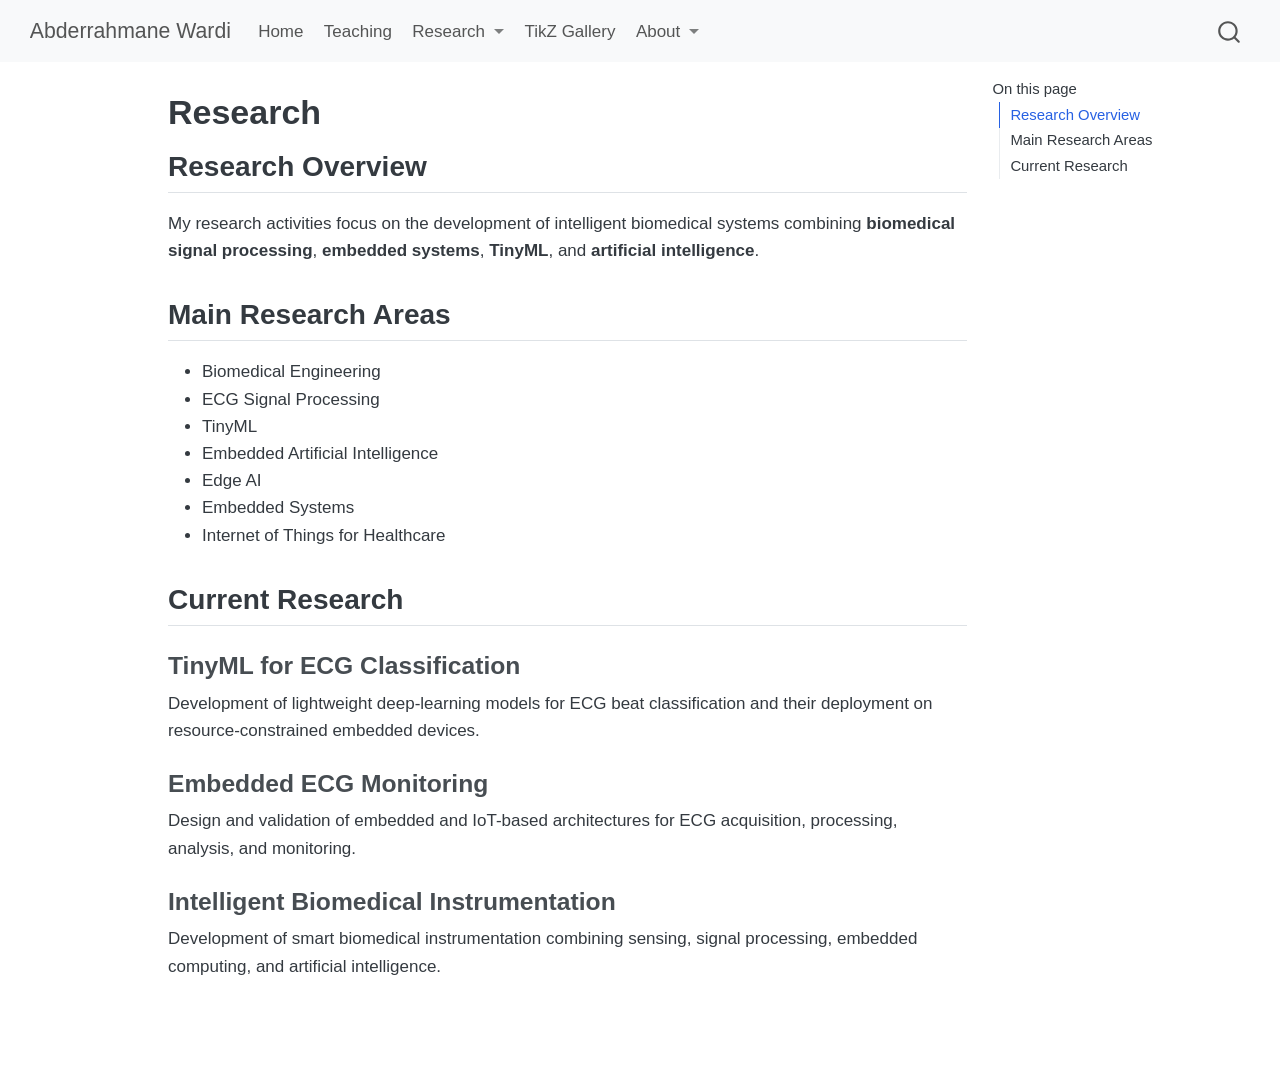
<file: research.html>
<!DOCTYPE html>
<html xmlns="http://www.w3.org/1999/xhtml" lang="en" xml:lang="en"><head>

<meta charset="utf-8">
<meta name="generator" content="quarto-1.10.18">

<meta name="viewport" content="width=device-width, initial-scale=1.0, user-scalable=yes">


<title>Research – Abderrahmane Wardi</title>
<style>
/* Default styles provided by pandoc.
** See https://pandoc.org/MANUAL.html#variables-for-html for config info.
*/
span.smallcaps{font-variant: small-caps;}
div.columns{display: flex; gap: 1.5em;}
div.column{flex: auto;}
@media screen {
div.columns{gap: min(4vw, 1.5em);}
div.column{overflow-x: auto;}
}
div.hanging-indent{margin-left: 1.5em; text-indent: -1.5em;}
ul.task-list{list-style: none;}
ul.task-list li input[type="checkbox"] {
  width: 0.8em;
  margin: 0 0.8em 0.2em -1em; /* quarto-specific, see https://github.com/quarto-dev/quarto-cli/issues/4556 */ 
  vertical-align: middle;
}
</style>


<script src="site_libs/quarto-nav/quarto-nav.js"></script>
<script src="site_libs/quarto-nav/headroom.min.js"></script>
<script src="site_libs/clipboard/clipboard.min.js"></script>
<script src="site_libs/quarto-search/autocomplete.umd.js"></script>
<script src="site_libs/quarto-search/fuse.min.js"></script>
<script src="site_libs/quarto-search/quarto-search.js"></script>
<meta name="quarto:offset" content="./">
<script src="site_libs/quarto-html/quarto.js" type="module"></script>
<script src="site_libs/quarto-html/tabsets/tabsets.js" type="module"></script>
<script src="site_libs/quarto-html/popper.min.js"></script>
<script src="site_libs/quarto-html/tippy.umd.min.js"></script>
<script src="site_libs/quarto-html/anchor.min.js"></script>
<link href="site_libs/quarto-html/tippy.css" rel="stylesheet">
<link href="site_libs/quarto-html/quarto-syntax-highlighting-64a204ab8560d761af7679ceaba22944.css" rel="stylesheet" id="quarto-text-highlighting-styles">
<script src="site_libs/bootstrap/bootstrap.min.js"></script>
<link href="site_libs/bootstrap/bootstrap-icons.css" rel="stylesheet">
<link href="site_libs/bootstrap/bootstrap-172ba59bd5e0b52282274ba0c0cc16fc.min.css" rel="stylesheet" append-hash="true" id="quarto-bootstrap" data-mode="light">
<script id="quarto-search-options" type="application/json">{
  "location": "navbar",
  "copy-button": false,
  "collapse-after": 3,
  "panel-placement": "end",
  "type": "overlay",
  "limit": 50,
  "keyboard-shortcut": [
    "f",
    "/",
    "s"
  ],
  "show-item-context": false,
  "language": {
    "search-no-results-text": "No results",
    "search-matching-documents-text": "matching documents",
    "search-copy-link-title": "Copy link to search",
    "search-hide-matches-text": "Hide additional matches",
    "search-more-match-text": "more match in this document",
    "search-more-matches-text": "more matches in this document",
    "search-clear-button-title": "Clear",
    "search-text-placeholder": "",
    "search-detached-cancel-button-title": "Cancel",
    "search-submit-button-title": "Submit",
    "search-label": "Search"
  }
}</script>
<style>html{ scroll-behavior: smooth; }</style>


<link rel="stylesheet" href="styles.css">
</head>

<body class="nav-fixed quarto-light">

<div id="quarto-search-results"></div>
  <header id="quarto-header" class="headroom fixed-top">
    <nav class="navbar navbar-expand-lg " data-bs-theme="dark">
      <div class="navbar-container container-fluid">
      <div class="navbar-brand-container mx-auto">
    <a class="navbar-brand" href="./index.html">
    <span class="navbar-title">Abderrahmane Wardi</span>
    </a>
  </div>
            <div id="quarto-search" class="" title="Search"></div>
          <button class="navbar-toggler" type="button" data-bs-toggle="collapse" data-bs-target="#navbarCollapse" aria-controls="navbarCollapse" role="menu" aria-expanded="false" aria-label="Toggle navigation" onclick="if (window.quartoToggleHeadroom) { window.quartoToggleHeadroom(); }">
  <span class="navbar-toggler-icon"></span>
</button>
          <div class="collapse navbar-collapse" id="navbarCollapse">
            <ul class="navbar-nav navbar-nav-scroll me-auto">
  <li class="nav-item">
    <a class="nav-link" href="./index.html"> 
<span class="menu-text">Home</span></a>
  </li>  
  <li class="nav-item">
    <a class="nav-link" href="./teaching.html"> 
<span class="menu-text">Teaching</span></a>
  </li>  
  <li class="nav-item dropdown ">
    <a class="nav-link dropdown-toggle" href="#" id="nav-menu-research" role="link" data-bs-toggle="dropdown" aria-expanded="false">
 <span class="menu-text">Research</span>
    </a>
    <ul class="dropdown-menu" aria-labelledby="nav-menu-research">    
        <li>
    <a class="dropdown-item" href="./research.html">
 <span class="dropdown-text">Research</span></a>
  </li>  
        <li>
    <a class="dropdown-item" href="./publications.html">
 <span class="dropdown-text">Publications</span></a>
  </li>  
        <li>
    <a class="dropdown-item" href="./presentations.html">
 <span class="dropdown-text">Presentations</span></a>
  </li>  
        <li>
    <a class="dropdown-item" href="./projects.html">
 <span class="dropdown-text">Projects</span></a>
  </li>  
    </ul>
  </li>
  <li class="nav-item">
    <a class="nav-link" href="./tikz.html"> 
<span class="menu-text">TikZ Gallery</span></a>
  </li>  
  <li class="nav-item dropdown ">
    <a class="nav-link dropdown-toggle" href="#" id="nav-menu-about" role="link" data-bs-toggle="dropdown" aria-expanded="false">
 <span class="menu-text">About</span>
    </a>
    <ul class="dropdown-menu" aria-labelledby="nav-menu-about">    
        <li>
    <a class="dropdown-item" href="./about.html">
 <span class="dropdown-text">Profile</span></a>
  </li>  
        <li>
    <a class="dropdown-item" href="./cv.html">
 <span class="dropdown-text">CV</span></a>
  </li>  
        <li>
    <a class="dropdown-item" href="./contact.html">
 <span class="dropdown-text">Contact</span></a>
  </li>  
    </ul>
  </li>
</ul>
          </div> <!-- /navcollapse -->
            <div class="quarto-navbar-tools">
</div>
      </div> <!-- /container-fluid -->
    </nav>
</header>
<!-- content -->
<div id="quarto-content" class="quarto-container page-columns page-rows-contents page-layout-article page-navbar">
<!-- sidebar -->
<!-- margin-sidebar -->
    <div id="quarto-margin-sidebar" class="sidebar margin-sidebar">
        <nav id="TOC" role="doc-toc" class="toc-active">
    <h2 id="toc-title">On this page</h2>
   
  <ul>
  <li><a href="#research-overview" id="toc-research-overview" class="nav-link active" data-scroll-target="#research-overview">Research Overview</a></li>
  <li><a href="#main-research-areas" id="toc-main-research-areas" class="nav-link" data-scroll-target="#main-research-areas">Main Research Areas</a></li>
  <li><a href="#current-research" id="toc-current-research" class="nav-link" data-scroll-target="#current-research">Current Research</a>
  <ul class="collapse">
  <li><a href="#tinyml-for-ecg-classification" id="toc-tinyml-for-ecg-classification" class="nav-link" data-scroll-target="#tinyml-for-ecg-classification">TinyML for ECG Classification</a></li>
  <li><a href="#embedded-ecg-monitoring" id="toc-embedded-ecg-monitoring" class="nav-link" data-scroll-target="#embedded-ecg-monitoring">Embedded ECG Monitoring</a></li>
  <li><a href="#intelligent-biomedical-instrumentation" id="toc-intelligent-biomedical-instrumentation" class="nav-link" data-scroll-target="#intelligent-biomedical-instrumentation">Intelligent Biomedical Instrumentation</a></li>
  </ul></li>
  </ul>
</nav>
    </div>
<!-- main -->
<main class="content" id="quarto-document-content">

<header id="title-block-header" class="quarto-title-block default">
<div class="quarto-title">
<h1 class="title">Research</h1>
</div>



<div class="quarto-title-meta">

    
  
    
  </div>
  


</header>


<section id="research-overview" class="level2">
<h2 class="anchored" data-anchor-id="research-overview">Research Overview</h2>
<p>My research activities focus on the development of intelligent biomedical systems combining <strong>biomedical signal processing</strong>, <strong>embedded systems</strong>, <strong>TinyML</strong>, and <strong>artificial intelligence</strong>.</p>
</section>
<section id="main-research-areas" class="level2">
<h2 class="anchored" data-anchor-id="main-research-areas">Main Research Areas</h2>
<ul>
<li>Biomedical Engineering</li>
<li>ECG Signal Processing</li>
<li>TinyML</li>
<li>Embedded Artificial Intelligence</li>
<li>Edge AI</li>
<li>Embedded Systems</li>
<li>Internet of Things for Healthcare</li>
</ul>
</section>
<section id="current-research" class="level2">
<h2 class="anchored" data-anchor-id="current-research">Current Research</h2>
<section id="tinyml-for-ecg-classification" class="level3">
<h3 class="anchored" data-anchor-id="tinyml-for-ecg-classification">TinyML for ECG Classification</h3>
<p>Development of lightweight deep-learning models for ECG beat classification and their deployment on resource-constrained embedded devices.</p>
</section>
<section id="embedded-ecg-monitoring" class="level3">
<h3 class="anchored" data-anchor-id="embedded-ecg-monitoring">Embedded ECG Monitoring</h3>
<p>Design and validation of embedded and IoT-based architectures for ECG acquisition, processing, analysis, and monitoring.</p>
</section>
<section id="intelligent-biomedical-instrumentation" class="level3">
<h3 class="anchored" data-anchor-id="intelligent-biomedical-instrumentation">Intelligent Biomedical Instrumentation</h3>
<p>Development of smart biomedical instrumentation combining sensing, signal processing, embedded computing, and artificial intelligence.</p>


</section>
</section>

</main> <!-- /main -->
<script id="quarto-html-after-body" type="application/javascript">
  window.document.addEventListener("DOMContentLoaded", function (event) {
    const icon = "";
    const anchorJS = new window.AnchorJS();
    anchorJS.options = {
      placement: 'right',
      icon: icon
    };
    anchorJS.add('.anchored');
    const isCodeAnnotation = (el) => {
      for (const clz of el.classList) {
        if (clz.startsWith('code-annotation-')) {                     
          return true;
        }
      }
      return false;
    }
    const onCopySuccess = function(e) {
      // button target
      const button = e.trigger;
      // don't keep focus
      button.blur();
      // flash "checked"
      button.classList.add('code-copy-button-checked');
      var currentTitle = button.getAttribute("title");
      button.setAttribute("title", "Copied!");
      let tooltip;
      if (window.bootstrap) {
        button.setAttribute("data-bs-toggle", "tooltip");
        button.setAttribute("data-bs-placement", "left");
        button.setAttribute("data-bs-title", "Copied!");
        tooltip = new bootstrap.Tooltip(button, 
          { trigger: "manual", 
            customClass: "code-copy-button-tooltip",
            offset: [0, -8]});
        tooltip.show();    
      }
      setTimeout(function() {
        if (tooltip) {
          tooltip.hide();
          button.removeAttribute("data-bs-title");
          button.removeAttribute("data-bs-toggle");
          button.removeAttribute("data-bs-placement");
        }
        button.setAttribute("title", currentTitle);
        button.classList.remove('code-copy-button-checked');
      }, 1000);
      // clear code selection
      e.clearSelection();
    }
    const getTextToCopy = function(trigger) {
      const outerScaffold = trigger.parentElement.cloneNode(true);
      const codeEl = outerScaffold.querySelector('code');
      for (const childEl of codeEl.children) {
        if (isCodeAnnotation(childEl)) {
          childEl.remove();
        }
      }
      return codeEl.innerText;
    }
    const clipboard = new window.ClipboardJS('.code-copy-button:not([data-in-quarto-modal])', {
      text: getTextToCopy
    });
    clipboard.on('success', onCopySuccess);
    if (window.document.getElementById('quarto-embedded-source-code-modal')) {
      const clipboardModal = new window.ClipboardJS('.code-copy-button[data-in-quarto-modal]', {
        text: getTextToCopy,
        container: window.document.getElementById('quarto-embedded-source-code-modal')
      });
      clipboardModal.on('success', onCopySuccess);
    }
      var localhostRegex = new RegExp(/^(?:http|https):\/\/localhost\:?[0-9]*\//);
      var mailtoRegex = new RegExp(/^mailto:/);
        var filterRegex = new RegExp("https:\/\/abderrahmanewardi\.github\.io");
      var isInternal = (href) => {
          return filterRegex.test(href) || localhostRegex.test(href) || mailtoRegex.test(href);
      }
      // Inspect non-navigation links and adorn them if external
     var links = window.document.querySelectorAll('a[href]:not(.nav-link):not(.navbar-brand):not(.toc-action):not(.sidebar-link):not(.sidebar-item-toggle):not(.pagination-link):not(.no-external):not([aria-hidden]):not(.dropdown-item):not(.quarto-navigation-tool):not(.about-link)');
      for (var i=0; i<links.length; i++) {
        const link = links[i];
        if (!isInternal(link.href)) {
          // undo the damage that might have been done by quarto-nav.js in the case of
          // links that we want to consider external
          if (link.dataset.originalHref !== undefined) {
            link.href = link.dataset.originalHref;
          }
            // target, if specified
            link.setAttribute("target", "_blank");
            if (link.getAttribute("rel") === null) {
              link.setAttribute("rel", "noopener");
            }
        }
      }
    function tippyHover(el, contentFn, onTriggerFn, onUntriggerFn) {
      const config = {
        allowHTML: true,
        maxWidth: 500,
        delay: 100,
        arrow: false,
        appendTo: function(el) {
            return el.parentElement;
        },
        interactive: true,
        interactiveBorder: 10,
        theme: 'quarto',
        placement: 'bottom-start',
      };
      if (contentFn) {
        config.content = contentFn;
      }
      if (onTriggerFn) {
        config.onTrigger = onTriggerFn;
      }
      if (onUntriggerFn) {
        config.onUntrigger = onUntriggerFn;
      }
      window.tippy(el, config); 
    }
    const noterefs = window.document.querySelectorAll('a[role="doc-noteref"]');
    for (var i=0; i<noterefs.length; i++) {
      const ref = noterefs[i];
      tippyHover(ref, function() {
        // use id or data attribute instead here
        let href = ref.getAttribute('data-footnote-href') || ref.getAttribute('href');
        try { href = new URL(href).hash; } catch {}
        const id = href.replace(/^#\/?/, "");
        const note = window.document.getElementById(id);
        if (note) {
          return note.innerHTML;
        } else {
          return "";
        }
      });
    }
    const xrefs = window.document.querySelectorAll('a.quarto-xref');
    const processXRef = (id, note) => {
      // Strip column container classes
      const stripColumnClz = (el) => {
        el.classList.remove("page-full", "page-columns");
        if (el.children) {
          for (const child of el.children) {
            stripColumnClz(child);
          }
        }
      }
      stripColumnClz(note)
      if (id === null || id.startsWith('sec-')) {
        // Special case sections, only their first couple elements
        const container = document.createElement("div");
        if (note.children && note.children.length > 2) {
          container.appendChild(note.children[0].cloneNode(true));
          for (let i = 1; i < note.children.length; i++) {
            const child = note.children[i];
            if (child.tagName === "P" && child.innerText === "") {
              continue;
            } else {
              container.appendChild(child.cloneNode(true));
              break;
            }
          }
          if (window.Quarto?.typesetMath) {
            window.Quarto.typesetMath(container);
          }
          return container.innerHTML
        } else {
          if (window.Quarto?.typesetMath) {
            window.Quarto.typesetMath(note);
          }
          return note.innerHTML;
        }
      } else {
        // Remove any anchor links if they are present
        const anchorLink = note.querySelector('a.anchorjs-link');
        if (anchorLink) {
          anchorLink.remove();
        }
        if (window.Quarto?.typesetMath) {
          window.Quarto.typesetMath(note);
        }
        if (note.classList.contains("callout")) {
          return note.outerHTML;
        } else {
          return note.innerHTML;
        }
      }
    }
    for (var i=0; i<xrefs.length; i++) {
      const xref = xrefs[i];
      tippyHover(xref, undefined, function(instance) {
        instance.disable();
        let url = xref.getAttribute('href');
        let hash = undefined; 
        if (url.startsWith('#')) {
          hash = url;
        } else {
          try { hash = new URL(url).hash; } catch {}
        }
        if (hash) {
          const id = hash.replace(/^#\/?/, "");
          const note = window.document.getElementById(id);
          if (note !== null) {
            try {
              const html = processXRef(id, note.cloneNode(true));
              instance.setContent(html);
            } finally {
              instance.enable();
              instance.show();
            }
          } else {
            // See if we can fetch this
            fetch(url.split('#')[0])
            .then(res => res.text())
            .then(html => {
              const parser = new DOMParser();
              const htmlDoc = parser.parseFromString(html, "text/html");
              const note = htmlDoc.getElementById(id);
              if (note !== null) {
                const html = processXRef(id, note);
                instance.setContent(html);
              } 
            }).finally(() => {
              instance.enable();
              instance.show();
            });
          }
        } else {
          // See if we can fetch a full url (with no hash to target)
          // This is a special case and we should probably do some content thinning / targeting
          fetch(url)
          .then(res => res.text())
          .then(html => {
            const parser = new DOMParser();
            const htmlDoc = parser.parseFromString(html, "text/html");
            const note = htmlDoc.querySelector('main.content');
            if (note !== null) {
              // This should only happen for chapter cross references
              // (since there is no id in the URL)
              // remove the first header
              if (note.children.length > 0 && note.children[0].tagName === "HEADER") {
                note.children[0].remove();
              }
              const html = processXRef(null, note);
              instance.setContent(html);
            } 
          }).finally(() => {
            instance.enable();
            instance.show();
          });
        }
      }, function(instance) {
      });
    }
        let selectedAnnoteEl;
        const selectorForAnnotation = ( cell, annotation) => {
          let cellAttr = 'data-code-cell="' + cell + '"';
          let lineAttr = 'data-code-annotation="' +  annotation + '"';
          const selector = 'span[' + cellAttr + '][' + lineAttr + ']';
          return selector;
        }
        const selectCodeLines = (annoteEl) => {
          const doc = window.document;
          const targetCell = annoteEl.getAttribute("data-target-cell");
          const targetAnnotation = annoteEl.getAttribute("data-target-annotation");
          const annoteSpan = window.document.querySelector(selectorForAnnotation(targetCell, targetAnnotation));
          const lines = annoteSpan.getAttribute("data-code-lines").split(",");
          const lineIds = lines.map((line) => {
            return targetCell + "-" + line;
          })
          let top = null;
          let height = null;
          let parent = null;
          if (lineIds.length > 0) {
              //compute the position of the single el (top and bottom and make a div)
              const el = window.document.getElementById(lineIds[0]);
              top = el.offsetTop;
              height = el.offsetHeight;
              parent = el.parentElement.parentElement;
            if (lineIds.length > 1) {
              const lastEl = window.document.getElementById(lineIds[lineIds.length - 1]);
              const bottom = lastEl.offsetTop + lastEl.offsetHeight;
              height = bottom - top;
            }
            if (top !== null && height !== null && parent !== null) {
              // cook up a div (if necessary) and position it 
              let div = window.document.getElementById("code-annotation-line-highlight");
              if (div === null) {
                div = window.document.createElement("div");
                div.setAttribute("id", "code-annotation-line-highlight");
                div.style.position = 'absolute';
                parent.appendChild(div);
              }
              div.style.top = top - 2 + "px";
              div.style.height = height + 4 + "px";
              div.style.left = 0;
              let gutterDiv = window.document.getElementById("code-annotation-line-highlight-gutter");
              if (gutterDiv === null) {
                gutterDiv = window.document.createElement("div");
                gutterDiv.setAttribute("id", "code-annotation-line-highlight-gutter");
                gutterDiv.style.position = 'absolute';
                const codeCell = window.document.getElementById(targetCell);
                const gutter = codeCell.querySelector('.code-annotation-gutter');
                gutter.appendChild(gutterDiv);
              }
              gutterDiv.style.top = top - 2 + "px";
              gutterDiv.style.height = height + 4 + "px";
            }
            selectedAnnoteEl = annoteEl;
          }
        };
        const unselectCodeLines = () => {
          const elementsIds = ["code-annotation-line-highlight", "code-annotation-line-highlight-gutter"];
          elementsIds.forEach((elId) => {
            const div = window.document.getElementById(elId);
            if (div) {
              div.remove();
            }
          });
          selectedAnnoteEl = undefined;
        };
          // Handle positioning of the toggle
      window.addEventListener(
        "resize",
        throttle(() => {
          elRect = undefined;
          if (selectedAnnoteEl) {
            selectCodeLines(selectedAnnoteEl);
          }
        }, 10)
      );
      function throttle(fn, ms) {
      let throttle = false;
      let timer;
        return (...args) => {
          if(!throttle) { // first call gets through
              fn.apply(this, args);
              throttle = true;
          } else { // all the others get throttled
              if(timer) clearTimeout(timer); // cancel #2
              timer = setTimeout(() => {
                fn.apply(this, args);
                timer = throttle = false;
              }, ms);
          }
        };
      }
        // Attach click handler to the DT
        const annoteDls = window.document.querySelectorAll('dt[data-target-cell]');
        for (const annoteDlNode of annoteDls) {
          annoteDlNode.addEventListener('click', (event) => {
            const clickedEl = event.target;
            if (clickedEl !== selectedAnnoteEl) {
              unselectCodeLines();
              const activeEl = window.document.querySelector('dt[data-target-cell].code-annotation-active');
              if (activeEl) {
                activeEl.classList.remove('code-annotation-active');
              }
              selectCodeLines(clickedEl);
              clickedEl.classList.add('code-annotation-active');
            } else {
              // Unselect the line
              unselectCodeLines();
              clickedEl.classList.remove('code-annotation-active');
            }
          });
        }
    const findCites = (el) => {
      const parentEl = el.parentElement;
      if (parentEl) {
        const cites = parentEl.dataset.cites;
        if (cites) {
          return {
            el,
            cites: cites.split(' ')
          };
        } else {
          return findCites(el.parentElement)
        }
      } else {
        return undefined;
      }
    };
    var bibliorefs = window.document.querySelectorAll('a[role="doc-biblioref"]');
    for (var i=0; i<bibliorefs.length; i++) {
      const ref = bibliorefs[i];
      const citeInfo = findCites(ref);
      if (citeInfo) {
        tippyHover(citeInfo.el, function() {
          var popup = window.document.createElement('div');
          citeInfo.cites.forEach(function(cite) {
            var citeDiv = window.document.createElement('div');
            citeDiv.classList.add('hanging-indent');
            citeDiv.classList.add('csl-entry');
            var biblioDiv = window.document.getElementById('ref-' + cite);
            if (biblioDiv) {
              citeDiv.innerHTML = biblioDiv.innerHTML;
            }
            popup.appendChild(citeDiv);
          });
          return popup.innerHTML;
        });
      }
    }
  });
  </script>
</div> <!-- /content -->




<script src="site_libs/quarto-html/zenscroll-min.js"></script>
</body></html>
</file>
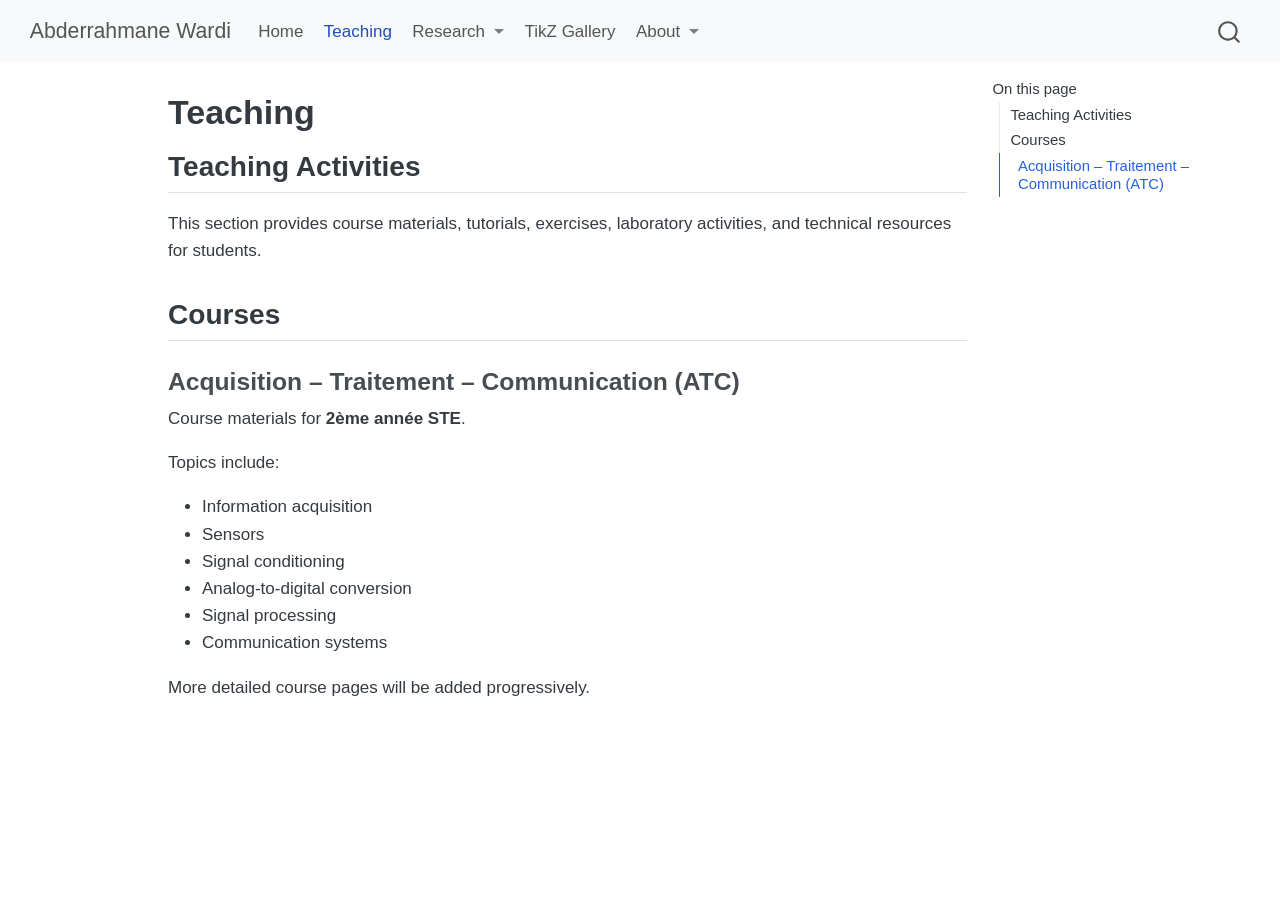
<file: teaching.html>
<!DOCTYPE html>
<html xmlns="http://www.w3.org/1999/xhtml" lang="en" xml:lang="en"><head>

<meta charset="utf-8">
<meta name="generator" content="quarto-1.10.18">

<meta name="viewport" content="width=device-width, initial-scale=1.0, user-scalable=yes">


<title>Teaching – Abderrahmane Wardi</title>
<style>
/* Default styles provided by pandoc.
** See https://pandoc.org/MANUAL.html#variables-for-html for config info.
*/
span.smallcaps{font-variant: small-caps;}
div.columns{display: flex; gap: 1.5em;}
div.column{flex: auto;}
@media screen {
div.columns{gap: min(4vw, 1.5em);}
div.column{overflow-x: auto;}
}
div.hanging-indent{margin-left: 1.5em; text-indent: -1.5em;}
ul.task-list{list-style: none;}
ul.task-list li input[type="checkbox"] {
  width: 0.8em;
  margin: 0 0.8em 0.2em -1em; /* quarto-specific, see https://github.com/quarto-dev/quarto-cli/issues/4556 */ 
  vertical-align: middle;
}
</style>


<script src="site_libs/quarto-nav/quarto-nav.js"></script>
<script src="site_libs/quarto-nav/headroom.min.js"></script>
<script src="site_libs/clipboard/clipboard.min.js"></script>
<script src="site_libs/quarto-search/autocomplete.umd.js"></script>
<script src="site_libs/quarto-search/fuse.min.js"></script>
<script src="site_libs/quarto-search/quarto-search.js"></script>
<meta name="quarto:offset" content="./">
<script src="site_libs/quarto-html/quarto.js" type="module"></script>
<script src="site_libs/quarto-html/tabsets/tabsets.js" type="module"></script>
<script src="site_libs/quarto-html/popper.min.js"></script>
<script src="site_libs/quarto-html/tippy.umd.min.js"></script>
<script src="site_libs/quarto-html/anchor.min.js"></script>
<link href="site_libs/quarto-html/tippy.css" rel="stylesheet">
<link href="site_libs/quarto-html/quarto-syntax-highlighting-64a204ab8560d761af7679ceaba22944.css" rel="stylesheet" id="quarto-text-highlighting-styles">
<script src="site_libs/bootstrap/bootstrap.min.js"></script>
<link href="site_libs/bootstrap/bootstrap-icons.css" rel="stylesheet">
<link href="site_libs/bootstrap/bootstrap-172ba59bd5e0b52282274ba0c0cc16fc.min.css" rel="stylesheet" append-hash="true" id="quarto-bootstrap" data-mode="light">
<script id="quarto-search-options" type="application/json">{
  "location": "navbar",
  "copy-button": false,
  "collapse-after": 3,
  "panel-placement": "end",
  "type": "overlay",
  "limit": 50,
  "keyboard-shortcut": [
    "f",
    "/",
    "s"
  ],
  "show-item-context": false,
  "language": {
    "search-no-results-text": "No results",
    "search-matching-documents-text": "matching documents",
    "search-copy-link-title": "Copy link to search",
    "search-hide-matches-text": "Hide additional matches",
    "search-more-match-text": "more match in this document",
    "search-more-matches-text": "more matches in this document",
    "search-clear-button-title": "Clear",
    "search-text-placeholder": "",
    "search-detached-cancel-button-title": "Cancel",
    "search-submit-button-title": "Submit",
    "search-label": "Search"
  }
}</script>
<style>html{ scroll-behavior: smooth; }</style>


<link rel="stylesheet" href="styles.css">
</head>

<body class="nav-fixed quarto-light">

<div id="quarto-search-results"></div>
  <header id="quarto-header" class="headroom fixed-top">
    <nav class="navbar navbar-expand-lg " data-bs-theme="dark">
      <div class="navbar-container container-fluid">
      <div class="navbar-brand-container mx-auto">
    <a class="navbar-brand" href="./index.html">
    <span class="navbar-title">Abderrahmane Wardi</span>
    </a>
  </div>
            <div id="quarto-search" class="" title="Search"></div>
          <button class="navbar-toggler" type="button" data-bs-toggle="collapse" data-bs-target="#navbarCollapse" aria-controls="navbarCollapse" role="menu" aria-expanded="false" aria-label="Toggle navigation" onclick="if (window.quartoToggleHeadroom) { window.quartoToggleHeadroom(); }">
  <span class="navbar-toggler-icon"></span>
</button>
          <div class="collapse navbar-collapse" id="navbarCollapse">
            <ul class="navbar-nav navbar-nav-scroll me-auto">
  <li class="nav-item">
    <a class="nav-link" href="./index.html"> 
<span class="menu-text">Home</span></a>
  </li>  
  <li class="nav-item">
    <a class="nav-link active" href="./teaching.html" aria-current="page"> 
<span class="menu-text">Teaching</span></a>
  </li>  
  <li class="nav-item dropdown ">
    <a class="nav-link dropdown-toggle" href="#" id="nav-menu-research" role="link" data-bs-toggle="dropdown" aria-expanded="false">
 <span class="menu-text">Research</span>
    </a>
    <ul class="dropdown-menu" aria-labelledby="nav-menu-research">    
        <li>
    <a class="dropdown-item" href="./research.html">
 <span class="dropdown-text">Research</span></a>
  </li>  
        <li>
    <a class="dropdown-item" href="./publications.html">
 <span class="dropdown-text">Publications</span></a>
  </li>  
        <li>
    <a class="dropdown-item" href="./presentations.html">
 <span class="dropdown-text">Presentations</span></a>
  </li>  
        <li>
    <a class="dropdown-item" href="./projects.html">
 <span class="dropdown-text">Projects</span></a>
  </li>  
    </ul>
  </li>
  <li class="nav-item">
    <a class="nav-link" href="./tikz.html"> 
<span class="menu-text">TikZ Gallery</span></a>
  </li>  
  <li class="nav-item dropdown ">
    <a class="nav-link dropdown-toggle" href="#" id="nav-menu-about" role="link" data-bs-toggle="dropdown" aria-expanded="false">
 <span class="menu-text">About</span>
    </a>
    <ul class="dropdown-menu" aria-labelledby="nav-menu-about">    
        <li>
    <a class="dropdown-item" href="./about.html">
 <span class="dropdown-text">Profile</span></a>
  </li>  
        <li>
    <a class="dropdown-item" href="./cv.html">
 <span class="dropdown-text">CV</span></a>
  </li>  
        <li>
    <a class="dropdown-item" href="./contact.html">
 <span class="dropdown-text">Contact</span></a>
  </li>  
    </ul>
  </li>
</ul>
          </div> <!-- /navcollapse -->
            <div class="quarto-navbar-tools">
</div>
      </div> <!-- /container-fluid -->
    </nav>
</header>
<!-- content -->
<div id="quarto-content" class="quarto-container page-columns page-rows-contents page-layout-article page-navbar">
<!-- sidebar -->
<!-- margin-sidebar -->
    <div id="quarto-margin-sidebar" class="sidebar margin-sidebar">
        <nav id="TOC" role="doc-toc" class="toc-active">
    <h2 id="toc-title">On this page</h2>
   
  <ul>
  <li><a href="#teaching-activities" id="toc-teaching-activities" class="nav-link active" data-scroll-target="#teaching-activities">Teaching Activities</a></li>
  <li><a href="#courses" id="toc-courses" class="nav-link" data-scroll-target="#courses">Courses</a>
  <ul class="collapse">
  <li><a href="#acquisition-traitement-communication-atc" id="toc-acquisition-traitement-communication-atc" class="nav-link" data-scroll-target="#acquisition-traitement-communication-atc">Acquisition – Traitement – Communication (ATC)</a></li>
  </ul></li>
  </ul>
</nav>
    </div>
<!-- main -->
<main class="content" id="quarto-document-content">

<header id="title-block-header" class="quarto-title-block default">
<div class="quarto-title">
<h1 class="title">Teaching</h1>
</div>



<div class="quarto-title-meta">

    
  
    
  </div>
  


</header>


<section id="teaching-activities" class="level2">
<h2 class="anchored" data-anchor-id="teaching-activities">Teaching Activities</h2>
<p>This section provides course materials, tutorials, exercises, laboratory activities, and technical resources for students.</p>
</section>
<section id="courses" class="level2">
<h2 class="anchored" data-anchor-id="courses">Courses</h2>
<section id="acquisition-traitement-communication-atc" class="level3">
<h3 class="anchored" data-anchor-id="acquisition-traitement-communication-atc">Acquisition – Traitement – Communication (ATC)</h3>
<p>Course materials for <strong>2ème année STE</strong>.</p>
<p>Topics include:</p>
<ul>
<li>Information acquisition</li>
<li>Sensors</li>
<li>Signal conditioning</li>
<li>Analog-to-digital conversion</li>
<li>Signal processing</li>
<li>Communication systems</li>
</ul>
<p>More detailed course pages will be added progressively.</p>


</section>
</section>

</main> <!-- /main -->
<script id="quarto-html-after-body" type="application/javascript">
  window.document.addEventListener("DOMContentLoaded", function (event) {
    const icon = "";
    const anchorJS = new window.AnchorJS();
    anchorJS.options = {
      placement: 'right',
      icon: icon
    };
    anchorJS.add('.anchored');
    const isCodeAnnotation = (el) => {
      for (const clz of el.classList) {
        if (clz.startsWith('code-annotation-')) {                     
          return true;
        }
      }
      return false;
    }
    const onCopySuccess = function(e) {
      // button target
      const button = e.trigger;
      // don't keep focus
      button.blur();
      // flash "checked"
      button.classList.add('code-copy-button-checked');
      var currentTitle = button.getAttribute("title");
      button.setAttribute("title", "Copied!");
      let tooltip;
      if (window.bootstrap) {
        button.setAttribute("data-bs-toggle", "tooltip");
        button.setAttribute("data-bs-placement", "left");
        button.setAttribute("data-bs-title", "Copied!");
        tooltip = new bootstrap.Tooltip(button, 
          { trigger: "manual", 
            customClass: "code-copy-button-tooltip",
            offset: [0, -8]});
        tooltip.show();    
      }
      setTimeout(function() {
        if (tooltip) {
          tooltip.hide();
          button.removeAttribute("data-bs-title");
          button.removeAttribute("data-bs-toggle");
          button.removeAttribute("data-bs-placement");
        }
        button.setAttribute("title", currentTitle);
        button.classList.remove('code-copy-button-checked');
      }, 1000);
      // clear code selection
      e.clearSelection();
    }
    const getTextToCopy = function(trigger) {
      const outerScaffold = trigger.parentElement.cloneNode(true);
      const codeEl = outerScaffold.querySelector('code');
      for (const childEl of codeEl.children) {
        if (isCodeAnnotation(childEl)) {
          childEl.remove();
        }
      }
      return codeEl.innerText;
    }
    const clipboard = new window.ClipboardJS('.code-copy-button:not([data-in-quarto-modal])', {
      text: getTextToCopy
    });
    clipboard.on('success', onCopySuccess);
    if (window.document.getElementById('quarto-embedded-source-code-modal')) {
      const clipboardModal = new window.ClipboardJS('.code-copy-button[data-in-quarto-modal]', {
        text: getTextToCopy,
        container: window.document.getElementById('quarto-embedded-source-code-modal')
      });
      clipboardModal.on('success', onCopySuccess);
    }
      var localhostRegex = new RegExp(/^(?:http|https):\/\/localhost\:?[0-9]*\//);
      var mailtoRegex = new RegExp(/^mailto:/);
        var filterRegex = new RegExp("https:\/\/abderrahmanewardi\.github\.io");
      var isInternal = (href) => {
          return filterRegex.test(href) || localhostRegex.test(href) || mailtoRegex.test(href);
      }
      // Inspect non-navigation links and adorn them if external
     var links = window.document.querySelectorAll('a[href]:not(.nav-link):not(.navbar-brand):not(.toc-action):not(.sidebar-link):not(.sidebar-item-toggle):not(.pagination-link):not(.no-external):not([aria-hidden]):not(.dropdown-item):not(.quarto-navigation-tool):not(.about-link)');
      for (var i=0; i<links.length; i++) {
        const link = links[i];
        if (!isInternal(link.href)) {
          // undo the damage that might have been done by quarto-nav.js in the case of
          // links that we want to consider external
          if (link.dataset.originalHref !== undefined) {
            link.href = link.dataset.originalHref;
          }
            // target, if specified
            link.setAttribute("target", "_blank");
            if (link.getAttribute("rel") === null) {
              link.setAttribute("rel", "noopener");
            }
        }
      }
    function tippyHover(el, contentFn, onTriggerFn, onUntriggerFn) {
      const config = {
        allowHTML: true,
        maxWidth: 500,
        delay: 100,
        arrow: false,
        appendTo: function(el) {
            return el.parentElement;
        },
        interactive: true,
        interactiveBorder: 10,
        theme: 'quarto',
        placement: 'bottom-start',
      };
      if (contentFn) {
        config.content = contentFn;
      }
      if (onTriggerFn) {
        config.onTrigger = onTriggerFn;
      }
      if (onUntriggerFn) {
        config.onUntrigger = onUntriggerFn;
      }
      window.tippy(el, config); 
    }
    const noterefs = window.document.querySelectorAll('a[role="doc-noteref"]');
    for (var i=0; i<noterefs.length; i++) {
      const ref = noterefs[i];
      tippyHover(ref, function() {
        // use id or data attribute instead here
        let href = ref.getAttribute('data-footnote-href') || ref.getAttribute('href');
        try { href = new URL(href).hash; } catch {}
        const id = href.replace(/^#\/?/, "");
        const note = window.document.getElementById(id);
        if (note) {
          return note.innerHTML;
        } else {
          return "";
        }
      });
    }
    const xrefs = window.document.querySelectorAll('a.quarto-xref');
    const processXRef = (id, note) => {
      // Strip column container classes
      const stripColumnClz = (el) => {
        el.classList.remove("page-full", "page-columns");
        if (el.children) {
          for (const child of el.children) {
            stripColumnClz(child);
          }
        }
      }
      stripColumnClz(note)
      if (id === null || id.startsWith('sec-')) {
        // Special case sections, only their first couple elements
        const container = document.createElement("div");
        if (note.children && note.children.length > 2) {
          container.appendChild(note.children[0].cloneNode(true));
          for (let i = 1; i < note.children.length; i++) {
            const child = note.children[i];
            if (child.tagName === "P" && child.innerText === "") {
              continue;
            } else {
              container.appendChild(child.cloneNode(true));
              break;
            }
          }
          if (window.Quarto?.typesetMath) {
            window.Quarto.typesetMath(container);
          }
          return container.innerHTML
        } else {
          if (window.Quarto?.typesetMath) {
            window.Quarto.typesetMath(note);
          }
          return note.innerHTML;
        }
      } else {
        // Remove any anchor links if they are present
        const anchorLink = note.querySelector('a.anchorjs-link');
        if (anchorLink) {
          anchorLink.remove();
        }
        if (window.Quarto?.typesetMath) {
          window.Quarto.typesetMath(note);
        }
        if (note.classList.contains("callout")) {
          return note.outerHTML;
        } else {
          return note.innerHTML;
        }
      }
    }
    for (var i=0; i<xrefs.length; i++) {
      const xref = xrefs[i];
      tippyHover(xref, undefined, function(instance) {
        instance.disable();
        let url = xref.getAttribute('href');
        let hash = undefined; 
        if (url.startsWith('#')) {
          hash = url;
        } else {
          try { hash = new URL(url).hash; } catch {}
        }
        if (hash) {
          const id = hash.replace(/^#\/?/, "");
          const note = window.document.getElementById(id);
          if (note !== null) {
            try {
              const html = processXRef(id, note.cloneNode(true));
              instance.setContent(html);
            } finally {
              instance.enable();
              instance.show();
            }
          } else {
            // See if we can fetch this
            fetch(url.split('#')[0])
            .then(res => res.text())
            .then(html => {
              const parser = new DOMParser();
              const htmlDoc = parser.parseFromString(html, "text/html");
              const note = htmlDoc.getElementById(id);
              if (note !== null) {
                const html = processXRef(id, note);
                instance.setContent(html);
              } 
            }).finally(() => {
              instance.enable();
              instance.show();
            });
          }
        } else {
          // See if we can fetch a full url (with no hash to target)
          // This is a special case and we should probably do some content thinning / targeting
          fetch(url)
          .then(res => res.text())
          .then(html => {
            const parser = new DOMParser();
            const htmlDoc = parser.parseFromString(html, "text/html");
            const note = htmlDoc.querySelector('main.content');
            if (note !== null) {
              // This should only happen for chapter cross references
              // (since there is no id in the URL)
              // remove the first header
              if (note.children.length > 0 && note.children[0].tagName === "HEADER") {
                note.children[0].remove();
              }
              const html = processXRef(null, note);
              instance.setContent(html);
            } 
          }).finally(() => {
            instance.enable();
            instance.show();
          });
        }
      }, function(instance) {
      });
    }
        let selectedAnnoteEl;
        const selectorForAnnotation = ( cell, annotation) => {
          let cellAttr = 'data-code-cell="' + cell + '"';
          let lineAttr = 'data-code-annotation="' +  annotation + '"';
          const selector = 'span[' + cellAttr + '][' + lineAttr + ']';
          return selector;
        }
        const selectCodeLines = (annoteEl) => {
          const doc = window.document;
          const targetCell = annoteEl.getAttribute("data-target-cell");
          const targetAnnotation = annoteEl.getAttribute("data-target-annotation");
          const annoteSpan = window.document.querySelector(selectorForAnnotation(targetCell, targetAnnotation));
          const lines = annoteSpan.getAttribute("data-code-lines").split(",");
          const lineIds = lines.map((line) => {
            return targetCell + "-" + line;
          })
          let top = null;
          let height = null;
          let parent = null;
          if (lineIds.length > 0) {
              //compute the position of the single el (top and bottom and make a div)
              const el = window.document.getElementById(lineIds[0]);
              top = el.offsetTop;
              height = el.offsetHeight;
              parent = el.parentElement.parentElement;
            if (lineIds.length > 1) {
              const lastEl = window.document.getElementById(lineIds[lineIds.length - 1]);
              const bottom = lastEl.offsetTop + lastEl.offsetHeight;
              height = bottom - top;
            }
            if (top !== null && height !== null && parent !== null) {
              // cook up a div (if necessary) and position it 
              let div = window.document.getElementById("code-annotation-line-highlight");
              if (div === null) {
                div = window.document.createElement("div");
                div.setAttribute("id", "code-annotation-line-highlight");
                div.style.position = 'absolute';
                parent.appendChild(div);
              }
              div.style.top = top - 2 + "px";
              div.style.height = height + 4 + "px";
              div.style.left = 0;
              let gutterDiv = window.document.getElementById("code-annotation-line-highlight-gutter");
              if (gutterDiv === null) {
                gutterDiv = window.document.createElement("div");
                gutterDiv.setAttribute("id", "code-annotation-line-highlight-gutter");
                gutterDiv.style.position = 'absolute';
                const codeCell = window.document.getElementById(targetCell);
                const gutter = codeCell.querySelector('.code-annotation-gutter');
                gutter.appendChild(gutterDiv);
              }
              gutterDiv.style.top = top - 2 + "px";
              gutterDiv.style.height = height + 4 + "px";
            }
            selectedAnnoteEl = annoteEl;
          }
        };
        const unselectCodeLines = () => {
          const elementsIds = ["code-annotation-line-highlight", "code-annotation-line-highlight-gutter"];
          elementsIds.forEach((elId) => {
            const div = window.document.getElementById(elId);
            if (div) {
              div.remove();
            }
          });
          selectedAnnoteEl = undefined;
        };
          // Handle positioning of the toggle
      window.addEventListener(
        "resize",
        throttle(() => {
          elRect = undefined;
          if (selectedAnnoteEl) {
            selectCodeLines(selectedAnnoteEl);
          }
        }, 10)
      );
      function throttle(fn, ms) {
      let throttle = false;
      let timer;
        return (...args) => {
          if(!throttle) { // first call gets through
              fn.apply(this, args);
              throttle = true;
          } else { // all the others get throttled
              if(timer) clearTimeout(timer); // cancel #2
              timer = setTimeout(() => {
                fn.apply(this, args);
                timer = throttle = false;
              }, ms);
          }
        };
      }
        // Attach click handler to the DT
        const annoteDls = window.document.querySelectorAll('dt[data-target-cell]');
        for (const annoteDlNode of annoteDls) {
          annoteDlNode.addEventListener('click', (event) => {
            const clickedEl = event.target;
            if (clickedEl !== selectedAnnoteEl) {
              unselectCodeLines();
              const activeEl = window.document.querySelector('dt[data-target-cell].code-annotation-active');
              if (activeEl) {
                activeEl.classList.remove('code-annotation-active');
              }
              selectCodeLines(clickedEl);
              clickedEl.classList.add('code-annotation-active');
            } else {
              // Unselect the line
              unselectCodeLines();
              clickedEl.classList.remove('code-annotation-active');
            }
          });
        }
    const findCites = (el) => {
      const parentEl = el.parentElement;
      if (parentEl) {
        const cites = parentEl.dataset.cites;
        if (cites) {
          return {
            el,
            cites: cites.split(' ')
          };
        } else {
          return findCites(el.parentElement)
        }
      } else {
        return undefined;
      }
    };
    var bibliorefs = window.document.querySelectorAll('a[role="doc-biblioref"]');
    for (var i=0; i<bibliorefs.length; i++) {
      const ref = bibliorefs[i];
      const citeInfo = findCites(ref);
      if (citeInfo) {
        tippyHover(citeInfo.el, function() {
          var popup = window.document.createElement('div');
          citeInfo.cites.forEach(function(cite) {
            var citeDiv = window.document.createElement('div');
            citeDiv.classList.add('hanging-indent');
            citeDiv.classList.add('csl-entry');
            var biblioDiv = window.document.getElementById('ref-' + cite);
            if (biblioDiv) {
              citeDiv.innerHTML = biblioDiv.innerHTML;
            }
            popup.appendChild(citeDiv);
          });
          return popup.innerHTML;
        });
      }
    }
  });
  </script>
</div> <!-- /content -->




<script src="site_libs/quarto-html/zenscroll-min.js"></script>
</body></html>
</file>
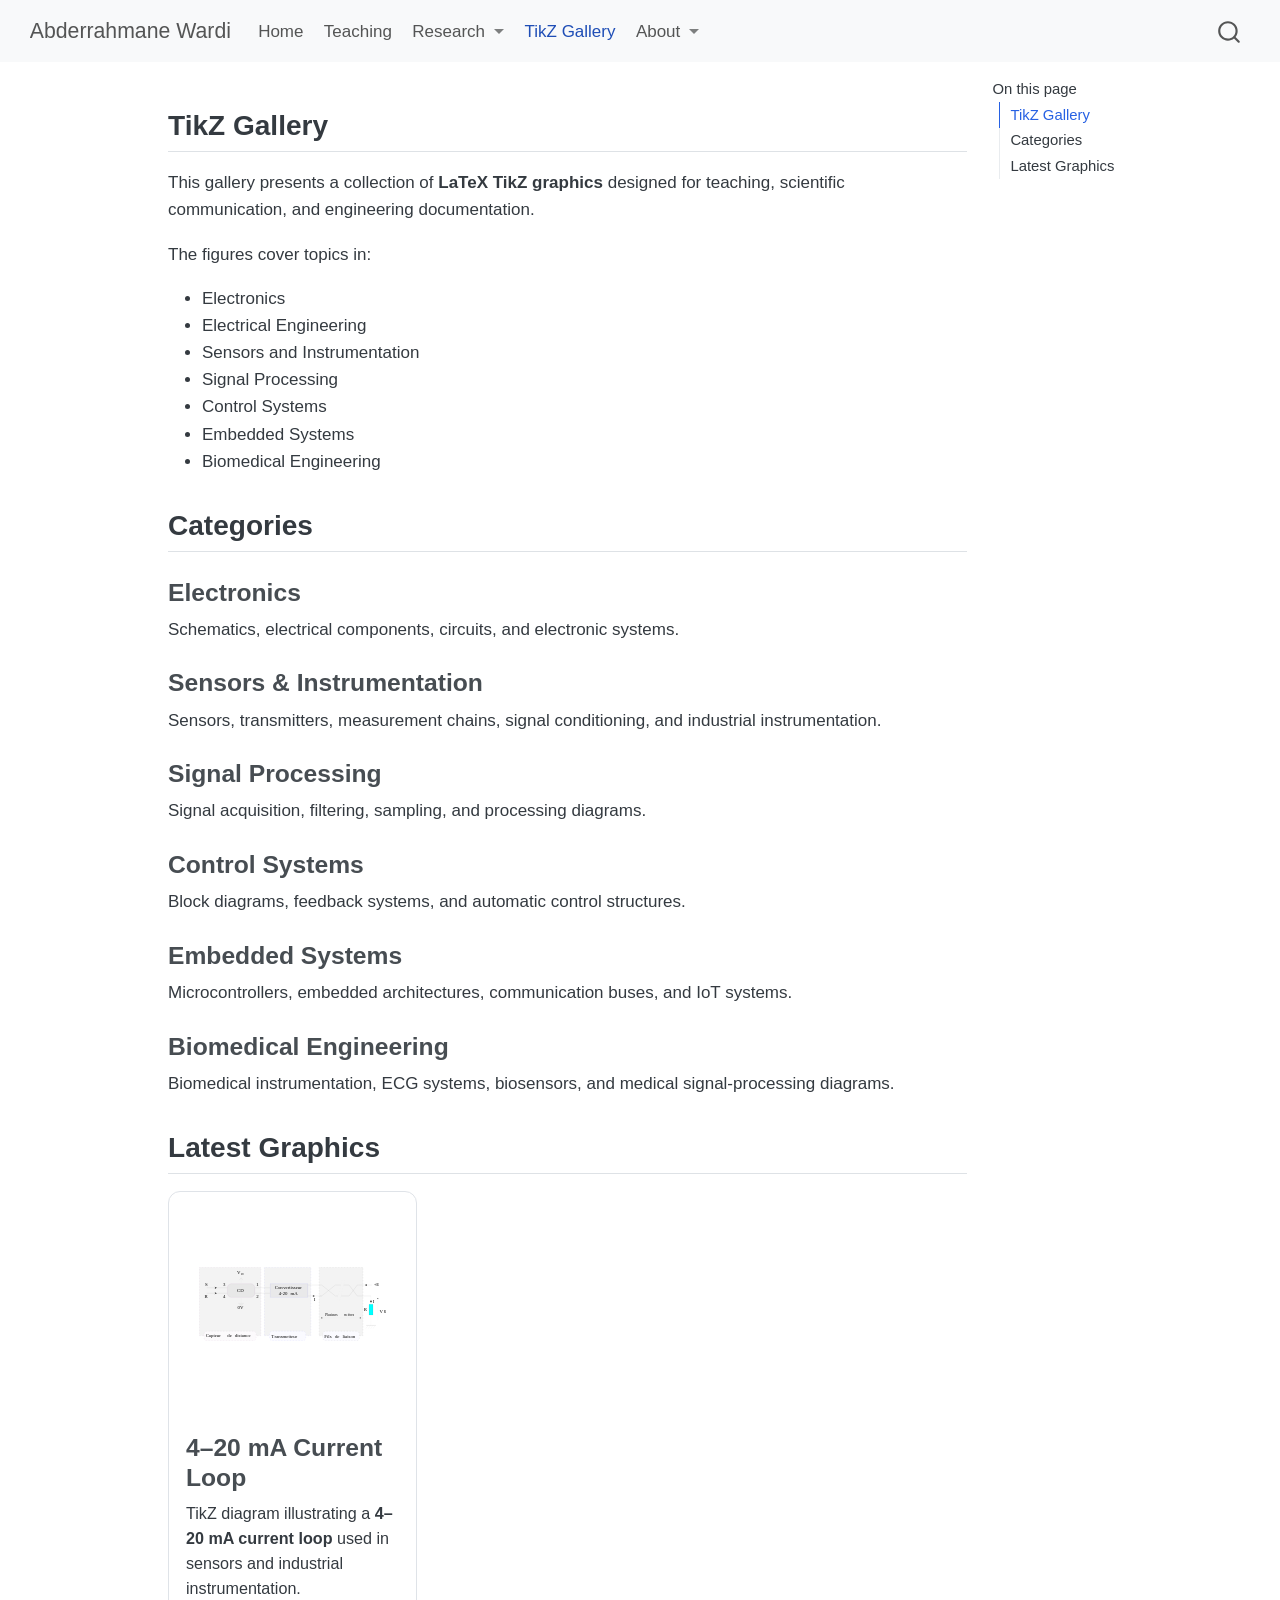
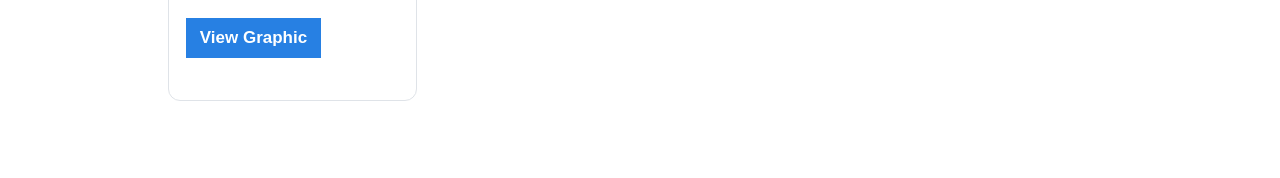
<file: tikz.html>
<!DOCTYPE html>
<html xmlns="http://www.w3.org/1999/xhtml" lang="en" xml:lang="en"><head>

<meta charset="utf-8">
<meta name="generator" content="quarto-1.10.18">

<meta name="viewport" content="width=device-width, initial-scale=1.0, user-scalable=yes">


<title>tikz – Abderrahmane Wardi</title>
<style>
/* Default styles provided by pandoc.
** See https://pandoc.org/MANUAL.html#variables-for-html for config info.
*/
span.smallcaps{font-variant: small-caps;}
div.columns{display: flex; gap: 1.5em;}
div.column{flex: auto;}
@media screen {
div.columns{gap: min(4vw, 1.5em);}
div.column{overflow-x: auto;}
}
div.hanging-indent{margin-left: 1.5em; text-indent: -1.5em;}
ul.task-list{list-style: none;}
ul.task-list li input[type="checkbox"] {
  width: 0.8em;
  margin: 0 0.8em 0.2em -1em; /* quarto-specific, see https://github.com/quarto-dev/quarto-cli/issues/4556 */ 
  vertical-align: middle;
}
</style>


<script src="site_libs/quarto-nav/quarto-nav.js"></script>
<script src="site_libs/quarto-nav/headroom.min.js"></script>
<script src="site_libs/clipboard/clipboard.min.js"></script>
<script src="site_libs/quarto-search/autocomplete.umd.js"></script>
<script src="site_libs/quarto-search/fuse.min.js"></script>
<script src="site_libs/quarto-search/quarto-search.js"></script>
<meta name="quarto:offset" content="./">
<script src="site_libs/quarto-html/quarto.js" type="module"></script>
<script src="site_libs/quarto-html/tabsets/tabsets.js" type="module"></script>
<script src="site_libs/quarto-html/popper.min.js"></script>
<script src="site_libs/quarto-html/tippy.umd.min.js"></script>
<script src="site_libs/quarto-html/anchor.min.js"></script>
<link href="site_libs/quarto-html/tippy.css" rel="stylesheet">
<link href="site_libs/quarto-html/quarto-syntax-highlighting-64a204ab8560d761af7679ceaba22944.css" rel="stylesheet" id="quarto-text-highlighting-styles">
<script src="site_libs/bootstrap/bootstrap.min.js"></script>
<link href="site_libs/bootstrap/bootstrap-icons.css" rel="stylesheet">
<link href="site_libs/bootstrap/bootstrap-172ba59bd5e0b52282274ba0c0cc16fc.min.css" rel="stylesheet" append-hash="true" id="quarto-bootstrap" data-mode="light">
<script id="quarto-search-options" type="application/json">{
  "location": "navbar",
  "copy-button": false,
  "collapse-after": 3,
  "panel-placement": "end",
  "type": "overlay",
  "limit": 50,
  "keyboard-shortcut": [
    "f",
    "/",
    "s"
  ],
  "show-item-context": false,
  "language": {
    "search-no-results-text": "No results",
    "search-matching-documents-text": "matching documents",
    "search-copy-link-title": "Copy link to search",
    "search-hide-matches-text": "Hide additional matches",
    "search-more-match-text": "more match in this document",
    "search-more-matches-text": "more matches in this document",
    "search-clear-button-title": "Clear",
    "search-text-placeholder": "",
    "search-detached-cancel-button-title": "Cancel",
    "search-submit-button-title": "Submit",
    "search-label": "Search"
  }
}</script>
<style>html{ scroll-behavior: smooth; }</style>


<link rel="stylesheet" href="styles.css">
</head>

<body class="nav-fixed quarto-light">

<div id="quarto-search-results"></div>
  <header id="quarto-header" class="headroom fixed-top">
    <nav class="navbar navbar-expand-lg " data-bs-theme="dark">
      <div class="navbar-container container-fluid">
      <div class="navbar-brand-container mx-auto">
    <a class="navbar-brand" href="./index.html">
    <span class="navbar-title">Abderrahmane Wardi</span>
    </a>
  </div>
            <div id="quarto-search" class="" title="Search"></div>
          <button class="navbar-toggler" type="button" data-bs-toggle="collapse" data-bs-target="#navbarCollapse" aria-controls="navbarCollapse" role="menu" aria-expanded="false" aria-label="Toggle navigation" onclick="if (window.quartoToggleHeadroom) { window.quartoToggleHeadroom(); }">
  <span class="navbar-toggler-icon"></span>
</button>
          <div class="collapse navbar-collapse" id="navbarCollapse">
            <ul class="navbar-nav navbar-nav-scroll me-auto">
  <li class="nav-item">
    <a class="nav-link" href="./index.html"> 
<span class="menu-text">Home</span></a>
  </li>  
  <li class="nav-item">
    <a class="nav-link" href="./teaching.html"> 
<span class="menu-text">Teaching</span></a>
  </li>  
  <li class="nav-item dropdown ">
    <a class="nav-link dropdown-toggle" href="#" id="nav-menu-research" role="link" data-bs-toggle="dropdown" aria-expanded="false">
 <span class="menu-text">Research</span>
    </a>
    <ul class="dropdown-menu" aria-labelledby="nav-menu-research">    
        <li>
    <a class="dropdown-item" href="./research.html">
 <span class="dropdown-text">Research</span></a>
  </li>  
        <li>
    <a class="dropdown-item" href="./publications.html">
 <span class="dropdown-text">Publications</span></a>
  </li>  
        <li>
    <a class="dropdown-item" href="./presentations.html">
 <span class="dropdown-text">Presentations</span></a>
  </li>  
        <li>
    <a class="dropdown-item" href="./projects.html">
 <span class="dropdown-text">Projects</span></a>
  </li>  
    </ul>
  </li>
  <li class="nav-item">
    <a class="nav-link active" href="./tikz.html" aria-current="page"> 
<span class="menu-text">TikZ Gallery</span></a>
  </li>  
  <li class="nav-item dropdown ">
    <a class="nav-link dropdown-toggle" href="#" id="nav-menu-about" role="link" data-bs-toggle="dropdown" aria-expanded="false">
 <span class="menu-text">About</span>
    </a>
    <ul class="dropdown-menu" aria-labelledby="nav-menu-about">    
        <li>
    <a class="dropdown-item" href="./about.html">
 <span class="dropdown-text">Profile</span></a>
  </li>  
        <li>
    <a class="dropdown-item" href="./cv.html">
 <span class="dropdown-text">CV</span></a>
  </li>  
        <li>
    <a class="dropdown-item" href="./contact.html">
 <span class="dropdown-text">Contact</span></a>
  </li>  
    </ul>
  </li>
</ul>
          </div> <!-- /navcollapse -->
            <div class="quarto-navbar-tools">
</div>
      </div> <!-- /container-fluid -->
    </nav>
</header>
<!-- content -->
<div id="quarto-content" class="quarto-container page-columns page-rows-contents page-layout-article page-navbar">
<!-- sidebar -->
<!-- margin-sidebar -->
    <div id="quarto-margin-sidebar" class="sidebar margin-sidebar">
        <nav id="TOC" role="doc-toc" class="toc-active">
    <h2 id="toc-title">On this page</h2>
   
  <ul>
  <li><a href="#tikz-gallery" id="toc-tikz-gallery" class="nav-link active" data-scroll-target="#tikz-gallery">TikZ Gallery</a></li>
  <li><a href="#categories" id="toc-categories" class="nav-link" data-scroll-target="#categories">Categories</a>
  <ul class="collapse">
  <li><a href="#electronics" id="toc-electronics" class="nav-link" data-scroll-target="#electronics">Electronics</a></li>
  <li><a href="#sensors-instrumentation" id="toc-sensors-instrumentation" class="nav-link" data-scroll-target="#sensors-instrumentation">Sensors &amp; Instrumentation</a></li>
  <li><a href="#signal-processing" id="toc-signal-processing" class="nav-link" data-scroll-target="#signal-processing">Signal Processing</a></li>
  <li><a href="#control-systems" id="toc-control-systems" class="nav-link" data-scroll-target="#control-systems">Control Systems</a></li>
  <li><a href="#embedded-systems" id="toc-embedded-systems" class="nav-link" data-scroll-target="#embedded-systems">Embedded Systems</a></li>
  <li><a href="#biomedical-engineering" id="toc-biomedical-engineering" class="nav-link" data-scroll-target="#biomedical-engineering">Biomedical Engineering</a></li>
  </ul></li>
  <li><a href="#latest-graphics" id="toc-latest-graphics" class="nav-link" data-scroll-target="#latest-graphics">Latest Graphics</a></li>
  </ul>
</nav>
    </div>
<!-- main -->
<main class="content" id="quarto-document-content"><header id="title-block-header" class="quarto-title-block"></header>




<section id="tikz-gallery" class="level2">
<h2 class="anchored" data-anchor-id="tikz-gallery">TikZ Gallery</h2>
<p>This gallery presents a collection of <strong>LaTeX TikZ graphics</strong> designed for teaching, scientific communication, and engineering documentation.</p>
<p>The figures cover topics in:</p>
<ul>
<li>Electronics</li>
<li>Electrical Engineering</li>
<li>Sensors and Instrumentation</li>
<li>Signal Processing</li>
<li>Control Systems</li>
<li>Embedded Systems</li>
<li>Biomedical Engineering</li>
</ul>
</section>
<section id="categories" class="level2">
<h2 class="anchored" data-anchor-id="categories">Categories</h2>
<section id="electronics" class="level3">
<h3 class="anchored" data-anchor-id="electronics">Electronics</h3>
<p>Schematics, electrical components, circuits, and electronic systems.</p>
</section>
<section id="sensors-instrumentation" class="level3">
<h3 class="anchored" data-anchor-id="sensors-instrumentation">Sensors &amp; Instrumentation</h3>
<p>Sensors, transmitters, measurement chains, signal conditioning, and industrial instrumentation.</p>
</section>
<section id="signal-processing" class="level3">
<h3 class="anchored" data-anchor-id="signal-processing">Signal Processing</h3>
<p>Signal acquisition, filtering, sampling, and processing diagrams.</p>
</section>
<section id="control-systems" class="level3">
<h3 class="anchored" data-anchor-id="control-systems">Control Systems</h3>
<p>Block diagrams, feedback systems, and automatic control structures.</p>
</section>
<section id="embedded-systems" class="level3">
<h3 class="anchored" data-anchor-id="embedded-systems">Embedded Systems</h3>
<p>Microcontrollers, embedded architectures, communication buses, and IoT systems.</p>
</section>
<section id="biomedical-engineering" class="level3">
<h3 class="anchored" data-anchor-id="biomedical-engineering">Biomedical Engineering</h3>
<p>Biomedical instrumentation, ECG systems, biosensors, and medical signal-processing diagrams.</p>
</section>
</section>
<section id="latest-graphics" class="level2">
<h2 class="anchored" data-anchor-id="latest-graphics">Latest Graphics</h2>
<div class="grid">
<div class="g-col-12 g-col-md-6 g-col-lg-4">
<div class="card tikz-card">
<p><img src="resources/tikz/svg/current-loop-4-20ma.svg" class="img-fluid" style="width:100.0%" alt="TikZ diagram of a 4–20 mA current loop for industrial instrumentation"></p>
<section id="ma-current-loop" class="level3">
<h3 class="anchored" data-anchor-id="ma-current-loop">4–20 mA Current Loop</h3>
<p>TikZ diagram illustrating a <strong>4–20 mA current loop</strong> used in sensors and industrial instrumentation.</p>
<p><a href="./tikz-graphics/current-loop-4-20ma.html" class="btn btn-primary">View Graphic</a></p>
</section>
</div>
</div>
</div>


</section>

</main> <!-- /main -->
<script id="quarto-html-after-body" type="application/javascript">
  window.document.addEventListener("DOMContentLoaded", function (event) {
    const icon = "";
    const anchorJS = new window.AnchorJS();
    anchorJS.options = {
      placement: 'right',
      icon: icon
    };
    anchorJS.add('.anchored');
    const isCodeAnnotation = (el) => {
      for (const clz of el.classList) {
        if (clz.startsWith('code-annotation-')) {                     
          return true;
        }
      }
      return false;
    }
    const onCopySuccess = function(e) {
      // button target
      const button = e.trigger;
      // don't keep focus
      button.blur();
      // flash "checked"
      button.classList.add('code-copy-button-checked');
      var currentTitle = button.getAttribute("title");
      button.setAttribute("title", "Copied!");
      let tooltip;
      if (window.bootstrap) {
        button.setAttribute("data-bs-toggle", "tooltip");
        button.setAttribute("data-bs-placement", "left");
        button.setAttribute("data-bs-title", "Copied!");
        tooltip = new bootstrap.Tooltip(button, 
          { trigger: "manual", 
            customClass: "code-copy-button-tooltip",
            offset: [0, -8]});
        tooltip.show();    
      }
      setTimeout(function() {
        if (tooltip) {
          tooltip.hide();
          button.removeAttribute("data-bs-title");
          button.removeAttribute("data-bs-toggle");
          button.removeAttribute("data-bs-placement");
        }
        button.setAttribute("title", currentTitle);
        button.classList.remove('code-copy-button-checked');
      }, 1000);
      // clear code selection
      e.clearSelection();
    }
    const getTextToCopy = function(trigger) {
      const outerScaffold = trigger.parentElement.cloneNode(true);
      const codeEl = outerScaffold.querySelector('code');
      for (const childEl of codeEl.children) {
        if (isCodeAnnotation(childEl)) {
          childEl.remove();
        }
      }
      return codeEl.innerText;
    }
    const clipboard = new window.ClipboardJS('.code-copy-button:not([data-in-quarto-modal])', {
      text: getTextToCopy
    });
    clipboard.on('success', onCopySuccess);
    if (window.document.getElementById('quarto-embedded-source-code-modal')) {
      const clipboardModal = new window.ClipboardJS('.code-copy-button[data-in-quarto-modal]', {
        text: getTextToCopy,
        container: window.document.getElementById('quarto-embedded-source-code-modal')
      });
      clipboardModal.on('success', onCopySuccess);
    }
      var localhostRegex = new RegExp(/^(?:http|https):\/\/localhost\:?[0-9]*\//);
      var mailtoRegex = new RegExp(/^mailto:/);
        var filterRegex = new RegExp("https:\/\/abderrahmanewardi\.github\.io");
      var isInternal = (href) => {
          return filterRegex.test(href) || localhostRegex.test(href) || mailtoRegex.test(href);
      }
      // Inspect non-navigation links and adorn them if external
     var links = window.document.querySelectorAll('a[href]:not(.nav-link):not(.navbar-brand):not(.toc-action):not(.sidebar-link):not(.sidebar-item-toggle):not(.pagination-link):not(.no-external):not([aria-hidden]):not(.dropdown-item):not(.quarto-navigation-tool):not(.about-link)');
      for (var i=0; i<links.length; i++) {
        const link = links[i];
        if (!isInternal(link.href)) {
          // undo the damage that might have been done by quarto-nav.js in the case of
          // links that we want to consider external
          if (link.dataset.originalHref !== undefined) {
            link.href = link.dataset.originalHref;
          }
            // target, if specified
            link.setAttribute("target", "_blank");
            if (link.getAttribute("rel") === null) {
              link.setAttribute("rel", "noopener");
            }
        }
      }
    function tippyHover(el, contentFn, onTriggerFn, onUntriggerFn) {
      const config = {
        allowHTML: true,
        maxWidth: 500,
        delay: 100,
        arrow: false,
        appendTo: function(el) {
            return el.parentElement;
        },
        interactive: true,
        interactiveBorder: 10,
        theme: 'quarto',
        placement: 'bottom-start',
      };
      if (contentFn) {
        config.content = contentFn;
      }
      if (onTriggerFn) {
        config.onTrigger = onTriggerFn;
      }
      if (onUntriggerFn) {
        config.onUntrigger = onUntriggerFn;
      }
      window.tippy(el, config); 
    }
    const noterefs = window.document.querySelectorAll('a[role="doc-noteref"]');
    for (var i=0; i<noterefs.length; i++) {
      const ref = noterefs[i];
      tippyHover(ref, function() {
        // use id or data attribute instead here
        let href = ref.getAttribute('data-footnote-href') || ref.getAttribute('href');
        try { href = new URL(href).hash; } catch {}
        const id = href.replace(/^#\/?/, "");
        const note = window.document.getElementById(id);
        if (note) {
          return note.innerHTML;
        } else {
          return "";
        }
      });
    }
    const xrefs = window.document.querySelectorAll('a.quarto-xref');
    const processXRef = (id, note) => {
      // Strip column container classes
      const stripColumnClz = (el) => {
        el.classList.remove("page-full", "page-columns");
        if (el.children) {
          for (const child of el.children) {
            stripColumnClz(child);
          }
        }
      }
      stripColumnClz(note)
      if (id === null || id.startsWith('sec-')) {
        // Special case sections, only their first couple elements
        const container = document.createElement("div");
        if (note.children && note.children.length > 2) {
          container.appendChild(note.children[0].cloneNode(true));
          for (let i = 1; i < note.children.length; i++) {
            const child = note.children[i];
            if (child.tagName === "P" && child.innerText === "") {
              continue;
            } else {
              container.appendChild(child.cloneNode(true));
              break;
            }
          }
          if (window.Quarto?.typesetMath) {
            window.Quarto.typesetMath(container);
          }
          return container.innerHTML
        } else {
          if (window.Quarto?.typesetMath) {
            window.Quarto.typesetMath(note);
          }
          return note.innerHTML;
        }
      } else {
        // Remove any anchor links if they are present
        const anchorLink = note.querySelector('a.anchorjs-link');
        if (anchorLink) {
          anchorLink.remove();
        }
        if (window.Quarto?.typesetMath) {
          window.Quarto.typesetMath(note);
        }
        if (note.classList.contains("callout")) {
          return note.outerHTML;
        } else {
          return note.innerHTML;
        }
      }
    }
    for (var i=0; i<xrefs.length; i++) {
      const xref = xrefs[i];
      tippyHover(xref, undefined, function(instance) {
        instance.disable();
        let url = xref.getAttribute('href');
        let hash = undefined; 
        if (url.startsWith('#')) {
          hash = url;
        } else {
          try { hash = new URL(url).hash; } catch {}
        }
        if (hash) {
          const id = hash.replace(/^#\/?/, "");
          const note = window.document.getElementById(id);
          if (note !== null) {
            try {
              const html = processXRef(id, note.cloneNode(true));
              instance.setContent(html);
            } finally {
              instance.enable();
              instance.show();
            }
          } else {
            // See if we can fetch this
            fetch(url.split('#')[0])
            .then(res => res.text())
            .then(html => {
              const parser = new DOMParser();
              const htmlDoc = parser.parseFromString(html, "text/html");
              const note = htmlDoc.getElementById(id);
              if (note !== null) {
                const html = processXRef(id, note);
                instance.setContent(html);
              } 
            }).finally(() => {
              instance.enable();
              instance.show();
            });
          }
        } else {
          // See if we can fetch a full url (with no hash to target)
          // This is a special case and we should probably do some content thinning / targeting
          fetch(url)
          .then(res => res.text())
          .then(html => {
            const parser = new DOMParser();
            const htmlDoc = parser.parseFromString(html, "text/html");
            const note = htmlDoc.querySelector('main.content');
            if (note !== null) {
              // This should only happen for chapter cross references
              // (since there is no id in the URL)
              // remove the first header
              if (note.children.length > 0 && note.children[0].tagName === "HEADER") {
                note.children[0].remove();
              }
              const html = processXRef(null, note);
              instance.setContent(html);
            } 
          }).finally(() => {
            instance.enable();
            instance.show();
          });
        }
      }, function(instance) {
      });
    }
        let selectedAnnoteEl;
        const selectorForAnnotation = ( cell, annotation) => {
          let cellAttr = 'data-code-cell="' + cell + '"';
          let lineAttr = 'data-code-annotation="' +  annotation + '"';
          const selector = 'span[' + cellAttr + '][' + lineAttr + ']';
          return selector;
        }
        const selectCodeLines = (annoteEl) => {
          const doc = window.document;
          const targetCell = annoteEl.getAttribute("data-target-cell");
          const targetAnnotation = annoteEl.getAttribute("data-target-annotation");
          const annoteSpan = window.document.querySelector(selectorForAnnotation(targetCell, targetAnnotation));
          const lines = annoteSpan.getAttribute("data-code-lines").split(",");
          const lineIds = lines.map((line) => {
            return targetCell + "-" + line;
          })
          let top = null;
          let height = null;
          let parent = null;
          if (lineIds.length > 0) {
              //compute the position of the single el (top and bottom and make a div)
              const el = window.document.getElementById(lineIds[0]);
              top = el.offsetTop;
              height = el.offsetHeight;
              parent = el.parentElement.parentElement;
            if (lineIds.length > 1) {
              const lastEl = window.document.getElementById(lineIds[lineIds.length - 1]);
              const bottom = lastEl.offsetTop + lastEl.offsetHeight;
              height = bottom - top;
            }
            if (top !== null && height !== null && parent !== null) {
              // cook up a div (if necessary) and position it 
              let div = window.document.getElementById("code-annotation-line-highlight");
              if (div === null) {
                div = window.document.createElement("div");
                div.setAttribute("id", "code-annotation-line-highlight");
                div.style.position = 'absolute';
                parent.appendChild(div);
              }
              div.style.top = top - 2 + "px";
              div.style.height = height + 4 + "px";
              div.style.left = 0;
              let gutterDiv = window.document.getElementById("code-annotation-line-highlight-gutter");
              if (gutterDiv === null) {
                gutterDiv = window.document.createElement("div");
                gutterDiv.setAttribute("id", "code-annotation-line-highlight-gutter");
                gutterDiv.style.position = 'absolute';
                const codeCell = window.document.getElementById(targetCell);
                const gutter = codeCell.querySelector('.code-annotation-gutter');
                gutter.appendChild(gutterDiv);
              }
              gutterDiv.style.top = top - 2 + "px";
              gutterDiv.style.height = height + 4 + "px";
            }
            selectedAnnoteEl = annoteEl;
          }
        };
        const unselectCodeLines = () => {
          const elementsIds = ["code-annotation-line-highlight", "code-annotation-line-highlight-gutter"];
          elementsIds.forEach((elId) => {
            const div = window.document.getElementById(elId);
            if (div) {
              div.remove();
            }
          });
          selectedAnnoteEl = undefined;
        };
          // Handle positioning of the toggle
      window.addEventListener(
        "resize",
        throttle(() => {
          elRect = undefined;
          if (selectedAnnoteEl) {
            selectCodeLines(selectedAnnoteEl);
          }
        }, 10)
      );
      function throttle(fn, ms) {
      let throttle = false;
      let timer;
        return (...args) => {
          if(!throttle) { // first call gets through
              fn.apply(this, args);
              throttle = true;
          } else { // all the others get throttled
              if(timer) clearTimeout(timer); // cancel #2
              timer = setTimeout(() => {
                fn.apply(this, args);
                timer = throttle = false;
              }, ms);
          }
        };
      }
        // Attach click handler to the DT
        const annoteDls = window.document.querySelectorAll('dt[data-target-cell]');
        for (const annoteDlNode of annoteDls) {
          annoteDlNode.addEventListener('click', (event) => {
            const clickedEl = event.target;
            if (clickedEl !== selectedAnnoteEl) {
              unselectCodeLines();
              const activeEl = window.document.querySelector('dt[data-target-cell].code-annotation-active');
              if (activeEl) {
                activeEl.classList.remove('code-annotation-active');
              }
              selectCodeLines(clickedEl);
              clickedEl.classList.add('code-annotation-active');
            } else {
              // Unselect the line
              unselectCodeLines();
              clickedEl.classList.remove('code-annotation-active');
            }
          });
        }
    const findCites = (el) => {
      const parentEl = el.parentElement;
      if (parentEl) {
        const cites = parentEl.dataset.cites;
        if (cites) {
          return {
            el,
            cites: cites.split(' ')
          };
        } else {
          return findCites(el.parentElement)
        }
      } else {
        return undefined;
      }
    };
    var bibliorefs = window.document.querySelectorAll('a[role="doc-biblioref"]');
    for (var i=0; i<bibliorefs.length; i++) {
      const ref = bibliorefs[i];
      const citeInfo = findCites(ref);
      if (citeInfo) {
        tippyHover(citeInfo.el, function() {
          var popup = window.document.createElement('div');
          citeInfo.cites.forEach(function(cite) {
            var citeDiv = window.document.createElement('div');
            citeDiv.classList.add('hanging-indent');
            citeDiv.classList.add('csl-entry');
            var biblioDiv = window.document.getElementById('ref-' + cite);
            if (biblioDiv) {
              citeDiv.innerHTML = biblioDiv.innerHTML;
            }
            popup.appendChild(citeDiv);
          });
          return popup.innerHTML;
        });
      }
    }
  });
  </script>
</div> <!-- /content -->




<script src="site_libs/quarto-html/zenscroll-min.js"></script>
</body></html>
</file>
<file: site_libs/quarto-html/tippy.css>
.tippy-box[data-animation=fade][data-state=hidden]{opacity:0}[data-tippy-root]{max-width:calc(100vw - 10px)}.tippy-box{position:relative;background-color:#333;color:#fff;border-radius:4px;font-size:14px;line-height:1.4;white-space:normal;outline:0;transition-property:transform,visibility,opacity}.tippy-box[data-placement^=top]>.tippy-arrow{bottom:0}.tippy-box[data-placement^=top]>.tippy-arrow:before{bottom:-7px;left:0;border-width:8px 8px 0;border-top-color:initial;transform-origin:center top}.tippy-box[data-placement^=bottom]>.tippy-arrow{top:0}.tippy-box[data-placement^=bottom]>.tippy-arrow:before{top:-7px;left:0;border-width:0 8px 8px;border-bottom-color:initial;transform-origin:center bottom}.tippy-box[data-placement^=left]>.tippy-arrow{right:0}.tippy-box[data-placement^=left]>.tippy-arrow:before{border-width:8px 0 8px 8px;border-left-color:initial;right:-7px;transform-origin:center left}.tippy-box[data-placement^=right]>.tippy-arrow{left:0}.tippy-box[data-placement^=right]>.tippy-arrow:before{left:-7px;border-width:8px 8px 8px 0;border-right-color:initial;transform-origin:center right}.tippy-box[data-inertia][data-state=visible]{transition-timing-function:cubic-bezier(.54,1.5,.38,1.11)}.tippy-arrow{width:16px;height:16px;color:#333}.tippy-arrow:before{content:"";position:absolute;border-color:transparent;border-style:solid}.tippy-content{position:relative;padding:5px 9px;z-index:1}
</file>
<file: site_libs/quarto-html/quarto-syntax-highlighting-64a204ab8560d761af7679ceaba22944.css>
/* quarto syntax highlight colors */
:root {
  --quarto-hl-ot-color: #003B4F;
  --quarto-hl-at-color: #657422;
  --quarto-hl-ss-color: #20794D;
  --quarto-hl-an-color: #5E5E5E;
  --quarto-hl-fu-color: #4758AB;
  --quarto-hl-st-color: #20794D;
  --quarto-hl-cf-color: #003B4F;
  --quarto-hl-op-color: #5E5E5E;
  --quarto-hl-er-color: #AD0000;
  --quarto-hl-bn-color: #AD0000;
  --quarto-hl-al-color: #AD0000;
  --quarto-hl-va-color: #111111;
  --quarto-hl-bu-color: inherit;
  --quarto-hl-ex-color: inherit;
  --quarto-hl-pp-color: #AD0000;
  --quarto-hl-in-color: #5E5E5E;
  --quarto-hl-vs-color: #20794D;
  --quarto-hl-wa-color: #5E5E5E;
  --quarto-hl-do-color: #5E5E5E;
  --quarto-hl-im-color: #00769E;
  --quarto-hl-ch-color: #20794D;
  --quarto-hl-dt-color: #AD0000;
  --quarto-hl-fl-color: #AD0000;
  --quarto-hl-co-color: #5E5E5E;
  --quarto-hl-cv-color: #5E5E5E;
  --quarto-hl-cn-color: #8f5902;
  --quarto-hl-sc-color: #5E5E5E;
  --quarto-hl-dv-color: #AD0000;
  --quarto-hl-kw-color: #003B4F;
}

/* other quarto variables */
:root {
  --quarto-font-monospace: SFMono-Regular, Menlo, Monaco, Consolas, "Liberation Mono", "Courier New", monospace;
}

/* syntax highlight based on Pandoc's rules */
pre > code.sourceCode > span {
  color: #003B4F;
}

code.sourceCode > span {
  color: #003B4F;
}

div.sourceCode,
div.sourceCode pre.sourceCode {
  color: #003B4F;
}

/* Normal */
code span {
  color: #003B4F;
}

/* Alert */
code span.al {
  color: #AD0000;
  font-style: inherit;
}

/* Annotation */
code span.an {
  color: #5E5E5E;
  font-style: inherit;
}

/* Attribute */
code span.at {
  color: #657422;
  font-style: inherit;
}

/* BaseN */
code span.bn {
  color: #AD0000;
  font-style: inherit;
}

/* BuiltIn */
code span.bu {
  font-style: inherit;
}

/* ControlFlow */
code span.cf {
  color: #003B4F;
  font-weight: bold;
  font-style: inherit;
}

/* Char */
code span.ch {
  color: #20794D;
  font-style: inherit;
}

/* Constant */
code span.cn {
  color: #8f5902;
  font-style: inherit;
}

/* Comment */
code span.co {
  color: #5E5E5E;
  font-style: inherit;
}

/* CommentVar */
code span.cv {
  color: #5E5E5E;
  font-style: italic;
}

/* Documentation */
code span.do {
  color: #5E5E5E;
  font-style: italic;
}

/* DataType */
code span.dt {
  color: #AD0000;
  font-style: inherit;
}

/* DecVal */
code span.dv {
  color: #AD0000;
  font-style: inherit;
}

/* Error */
code span.er {
  color: #AD0000;
  font-style: inherit;
}

/* Extension */
code span.ex {
  font-style: inherit;
}

/* Float */
code span.fl {
  color: #AD0000;
  font-style: inherit;
}

/* Function */
code span.fu {
  color: #4758AB;
  font-style: inherit;
}

/* Import */
code span.im {
  color: #00769E;
  font-style: inherit;
}

/* Information */
code span.in {
  color: #5E5E5E;
  font-style: inherit;
}

/* Keyword */
code span.kw {
  color: #003B4F;
  font-weight: bold;
  font-style: inherit;
}

/* Operator */
code span.op {
  color: #5E5E5E;
  font-style: inherit;
}

/* Other */
code span.ot {
  color: #003B4F;
  font-style: inherit;
}

/* Preprocessor */
code span.pp {
  color: #AD0000;
  font-style: inherit;
}

/* SpecialChar */
code span.sc {
  color: #5E5E5E;
  font-style: inherit;
}

/* SpecialString */
code span.ss {
  color: #20794D;
  font-style: inherit;
}

/* String */
code span.st {
  color: #20794D;
  font-style: inherit;
}

/* Variable */
code span.va {
  color: #111111;
  font-style: inherit;
}

/* VerbatimString */
code span.vs {
  color: #20794D;
  font-style: inherit;
}

/* Warning */
code span.wa {
  color: #5E5E5E;
  font-style: italic;
}

.prevent-inlining {
  content: "</";
}

/*# sourceMappingURL=9d8d5bb603a83b8298b89080a598c93b.css.map */
</file>
<file: styles.css>
/* =========================================================
   GENERAL
   ========================================================= */

body {
  font-family: Arial, Helvetica, sans-serif;
  line-height: 1.6;
}

h1,
h2,
h3,
h4,
h5,
h6 {
  font-weight: 600;
}

a {
  text-decoration: none;
}

a:hover {
  text-decoration: underline;
}


/* =========================================================
   TIKZ GALLERY
   ========================================================= */

.tikz-card {
  height: 100%;
  padding: 1rem;
  border: 1px solid #dfe3e8;
  border-radius: 12px;
  background: #ffffff;
  transition:
    transform 0.2s ease,
    box-shadow 0.2s ease;
}

.tikz-card:hover {
  transform: translateY(-4px);
  box-shadow: 0 8px 24px rgba(0, 0, 0, 0.10);
}

.tikz-card img {
  display: block;
  width: 100%;
  height: 190px;
  object-fit: contain;
  padding: 0.75rem;
  margin: 0 auto;
  background: #ffffff;
  border-radius: 8px;
}

.tikz-card h3 {
  margin-top: 1rem;
  margin-bottom: 0.5rem;
  font-weight: 600;
}

.tikz-card p {
  font-size: 0.95rem;
  line-height: 1.55;
}

.tikz-card a {
  font-weight: 600;
}


/* =========================================================
   TIKZ GRAPHIC PAGE
   ========================================================= */

.figure-container {
  margin: 2rem 0;
  padding: 2rem;
  background: #ffffff;
  border: 1px solid #e2e6ea;
  border-radius: 12px;
  text-align: center;
}

.figure-container img {
  display: block;
  width: 100%;
  max-height: 500px;
  object-fit: contain;
  margin: 0 auto;
}


/* =========================================================
   BUTTONS
   ========================================================= */

.btn {
  margin-right: 0.5rem;
  margin-bottom: 0.5rem;
}


/* =========================================================
   RESPONSIVE DESIGN
   ========================================================= */

@media (max-width: 768px) {

  .tikz-card img {
    height: 160px;
  }

  .figure-container {
    padding: 1rem;
  }

  .figure-container img {
    max-height: 350px;
  }
}
/* =========================================================
   HOME HERO
   ========================================================= */

.home-hero {
  margin: 1.5rem 0 3rem 0;
  padding: 2.5rem;
  border: 1px solid #e2e6ea;
  border-radius: 16px;
  background: linear-gradient(
    135deg,
    #f8fafc 0%,
    #ffffff 100%
  );
}

.home-hero h3 {
  margin-top: 0;
  margin-bottom: 1.2rem;
  font-size: 1.25rem;
  font-weight: 600;
}

.home-hero p {
  max-width: 850px;
  font-size: 1.05rem;
  line-height: 1.75;
}

.hero-buttons {
  margin-top: 1.5rem;
}

.hero-buttons .btn {
  margin-right: 0.5rem;
  margin-bottom: 0.6rem;
}


/* Responsive */

@media (max-width: 768px) {
  .home-hero {
    padding: 1.5rem;
  }

  .home-hero p {
    font-size: 1rem;
  }
}
</file>
